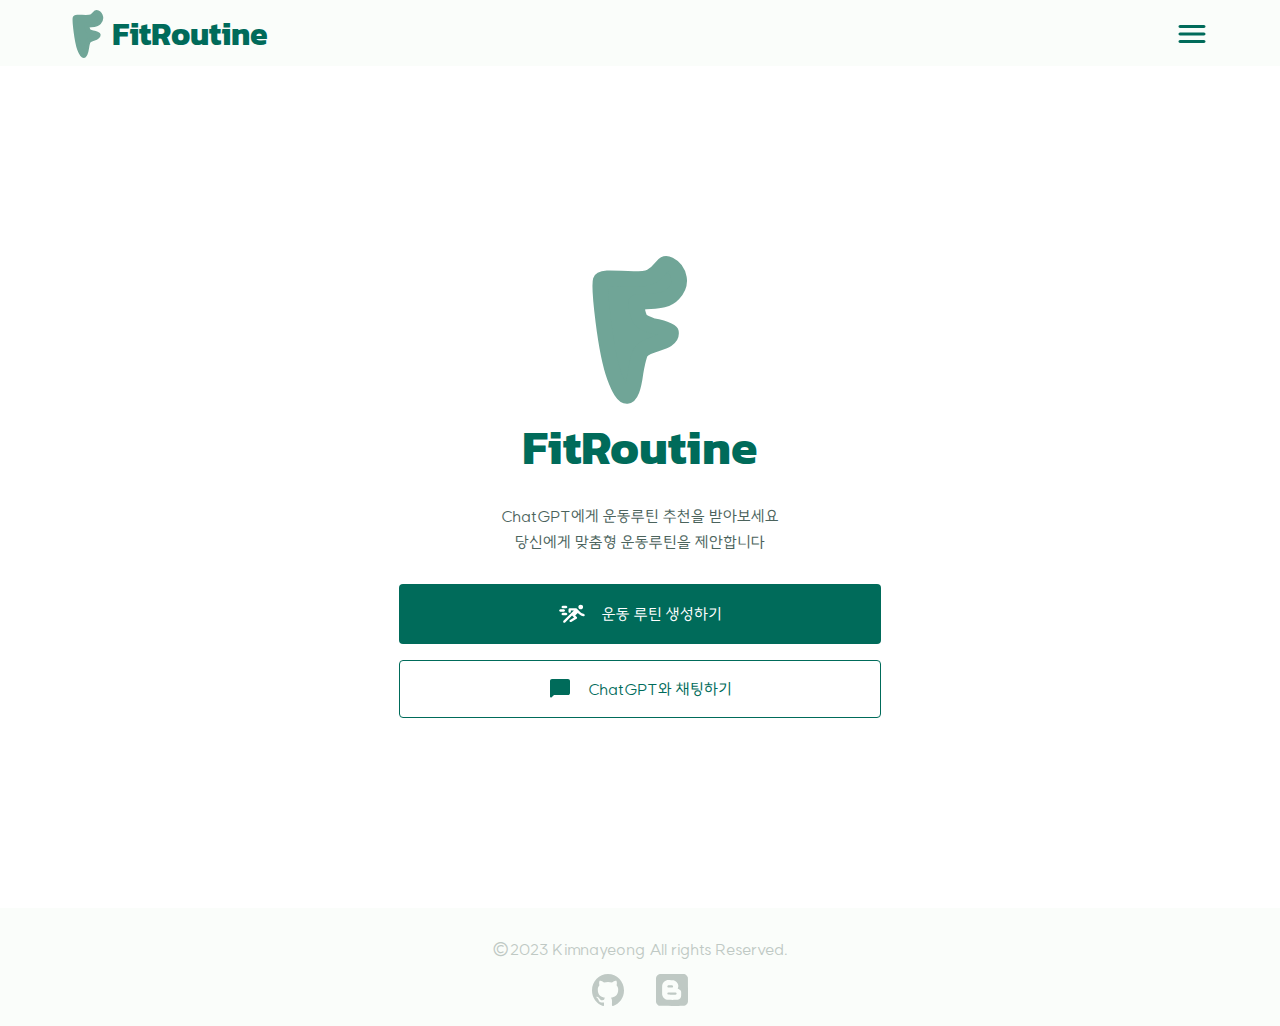
<file: index.html>
<!DOCTYPE html>
<html lang="ko">

<head>
  <meta charset="UTF-8">
  <meta name="viewport" content="width=device-width, initial-scale=1.0">
  <title>Fit Routine - 핏루틴</title>
  <link rel="stylesheet" href="css/style.css">
  <link rel="preconnect" href="https://fonts.googleapis.com">
  <link rel="preconnect" href="https://fonts.gstatic.com" crossorigin>
  <link href="https://fonts.googleapis.com/css2?family=Kanit:wght@700&display=swap" rel="stylesheet">
</head>

<body>
  <div id="backdrop"></div>
  <div class="wrap">
    <header id="main-header">
      <div class="container">
        <h1 class="page-logo">
          <a href="./index.html" class="link-container">
            <svg viewBox="0 0 78 120" fill="none" xmlns="http://www.w3.org/2000/svg">
              <path
                d="M35.6997 38.3127C35.4242 36.7504 39.8792 37.493 40.8323 37.3477C49.3165 36.0544 59.7026 37.7356 66.1674 30.6635C69.8987 26.5817 71.6204 23.3599 70.6761 18.0047C69.8135 13.1125 67.1811 9.2434 62.8226 7.10633C56.585 4.04799 57.4697 11.6412 47.7981 16.706C38.1265 21.7708 8.49269 15.0624 6.97637 19.9195C5.46005 24.7765 10.5119 76.5388 18.2611 97.6805C26.0103 118.822 32.0449 119.733 35.3894 94.6604C35.8753 91.3833 37.9738 80.3393 39.8894 77.6036C45.1097 70.1481 65.9045 71.0726 64.1278 61.5149C63.7141 59.2891 48.9461 56.679 48.9461 56.679C48.9461 56.679 40.2408 53.8263 38.8191 50.7242C36.9912 46.7354 36.5635 43.2111 35.6997 38.3127Z"
                fill="#70A597" stroke="#70A597" stroke-width="12.6243" stroke-linecap="round" />
            </svg>
            <span>FitRoutine</span>
          </a>
        </h1>
        <button class="menu-open-btn">
          <svg xmlns="http://www.w3.org/2000/svg" viewBox="0 -960 960 960">
            <path
              d="M160-240q-17 0-28.5-11.5T120-280q0-17 11.5-28.5T160-320h640q17 0 28.5 11.5T840-280q0 17-11.5 28.5T800-240H160Zm0-200q-17 0-28.5-11.5T120-480q0-17 11.5-28.5T160-520h640q17 0 28.5 11.5T840-480q0 17-11.5 28.5T800-440H160Zm0-200q-17 0-28.5-11.5T120-680q0-17 11.5-28.5T160-720h640q17 0 28.5 11.5T840-680q0 17-11.5 28.5T800-640H160Z" />
          </svg>
        </button>
        <nav class="gnb">
          <h2>MENU</h2>
          <ul class="gnb-list">
            <li>
              <a href="./maker/">
                <svg xmlns="http://www.w3.org/2000/svg" width="40" height="40" viewBox="0 0 40 40" fill="none">
                  <mask id="mask0_55_794" style="mask-type:alpha" maskUnits="userSpaceOnUse" x="0" y="0" width="40"
                    height="40">
                    <rect width="40" height="40" fill="#D9D9D9" />
                  </mask>
                  <g mask="url(#mask0_55_794)">
                    <path
                      d="M20.0834 22.2917L10.2084 32.1667C9.87502 32.5 9.47919 32.6667 9.02085 32.6667C8.56252 32.6667 8.16669 32.5 7.83335 32.1667C7.50002 31.8334 7.33335 31.4375 7.33335 30.9792C7.33335 30.5209 7.50002 30.125 7.83335 29.7917L22.6667 15H18.3334V16.6667C18.3334 17.1389 18.1736 17.5347 17.8542 17.8542C17.5347 18.1736 17.1389 18.3334 16.6667 18.3334C16.1945 18.3334 15.7986 18.1736 15.4792 17.8542C15.1597 17.5347 15 17.1389 15 16.6667V13.3334C15 12.8611 15.1597 12.4653 15.4792 12.1459C15.7986 11.8264 16.1945 11.6667 16.6667 11.6667H24.75C25.1945 11.6667 25.6181 11.75 26.0209 11.9167C26.4236 12.0834 26.7778 12.3195 27.0834 12.625L32.0834 17.5834C32.6389 18.1389 33.2847 18.6042 34.0209 18.9792C34.757 19.3542 35.5556 19.625 36.4167 19.7917C36.8889 19.875 37.2986 20.0903 37.6459 20.4375C37.9931 20.7847 38.1667 21.1945 38.1667 21.6667C38.1667 22.1389 37.9722 22.5278 37.5834 22.8334C37.1945 23.1389 36.7639 23.2639 36.2917 23.2084C35.0417 23.0417 33.8889 22.7084 32.8334 22.2084C31.7778 21.7084 30.8056 21.0278 29.9167 20.1667L28.25 18.4167L24.5834 22.0834L26.7917 24.2917C27.1806 24.6806 27.3403 25.1459 27.2709 25.6875C27.2014 26.2292 26.9306 26.6389 26.4584 26.9167L18.875 31.2917C18.4861 31.5139 18.0625 31.5695 17.6042 31.4584C17.1459 31.3472 16.8056 31.0972 16.5834 30.7084C16.3611 30.3195 16.3125 29.8959 16.4375 29.4375C16.5625 28.9792 16.8195 28.6389 17.2084 28.4167L22.9167 25.125L20.0834 22.2917ZM6.66669 21.6667C6.19447 21.6667 5.79863 21.507 5.47919 21.1875C5.15974 20.8681 5.00002 20.4722 5.00002 20C5.00002 19.5278 5.15974 19.132 5.47919 18.8125C5.79863 18.4931 6.19447 18.3334 6.66669 18.3334H11.6667C12.1389 18.3334 12.5347 18.4931 12.8542 18.8125C13.1736 19.132 13.3334 19.5278 13.3334 20C13.3334 20.4722 13.1736 20.8681 12.8542 21.1875C12.5347 21.507 12.1389 21.6667 11.6667 21.6667H6.66669ZM3.33335 16.6667C2.86113 16.6667 2.4653 16.507 2.14585 16.1875C1.82641 15.8681 1.66669 15.4722 1.66669 15C1.66669 14.5278 1.82641 14.132 2.14585 13.8125C2.4653 13.4931 2.86113 13.3334 3.33335 13.3334H8.33335C8.80558 13.3334 9.20141 13.4931 9.52085 13.8125C9.8403 14.132 10 14.5278 10 15C10 15.4722 9.8403 15.8681 9.52085 16.1875C9.20141 16.507 8.80558 16.6667 8.33335 16.6667H3.33335ZM32.4584 13.3334C31.5417 13.3334 30.75 13.007 30.0834 12.3542C29.4167 11.7014 29.0834 10.9167 29.0834 10C29.0834 9.08335 29.4167 8.29863 30.0834 7.64585C30.75 6.99308 31.5417 6.66669 32.4584 6.66669C33.375 6.66669 34.1667 6.99308 34.8334 7.64585C35.5 8.29863 35.8334 9.08335 35.8334 10C35.8334 10.9167 35.5 11.7014 34.8334 12.3542C34.1667 13.007 33.375 13.3334 32.4584 13.3334ZM6.66669 11.6667C6.19447 11.6667 5.79863 11.507 5.47919 11.1875C5.15974 10.8681 5.00002 10.4722 5.00002 10C5.00002 9.5278 5.15974 9.13196 5.47919 8.81252C5.79863 8.49308 6.19447 8.33335 6.66669 8.33335H11.6667C12.1389 8.33335 12.5347 8.49308 12.8542 8.81252C13.1736 9.13196 13.3334 9.5278 13.3334 10C13.3334 10.4722 13.1736 10.8681 12.8542 11.1875C12.5347 11.507 12.1389 11.6667 11.6667 11.6667H6.66669Z"
                      fill="#006B5A" />
                  </g>
                </svg>
                <span>운동 루틴 생성하기</span>
              </a>
              <ul class="sub-list">
                <li><a href="./maker/user/">개인맞춤 운동</a></li>
                <li><a href="./maker/group/">그룹맞춤 운동</a></li>
              </ul>
            </li>
            <li>
              <a href="./chat.html">
                <svg xmlns="http://www.w3.org/2000/svg" width="40" height="40" viewBox="0 0 40 40" fill="none">
                  <mask id="mask0_55_797" style="mask-type:alpha" maskUnits="userSpaceOnUse" x="0" y="0" width="40"
                    height="40">
                    <rect width="40" height="40" fill="#D9D9D9" />
                  </mask>
                  <g mask="url(#mask0_55_797)">
                    <path
                      d="M10.5 32L6.85835 35.6416C6.35696 36.143 5.78301 36.2552 5.13648 35.9781C4.48995 35.701 4.16669 35.2062 4.16669 34.4937V9.83329C4.16669 8.96246 4.47676 8.21697 5.0969 7.59683C5.71703 6.9767 6.46252 6.66663 7.33335 6.66663H32.6667C33.5375 6.66663 34.283 6.9767 34.9031 7.59683C35.5233 8.21697 35.8334 8.96246 35.8334 9.83329V28.8333C35.8334 29.7041 35.5233 30.4496 34.9031 31.0698C34.283 31.6899 33.5375 32 32.6667 32H10.5Z"
                      fill="#006B5A" />
                  </g>
                </svg>
                <span>채팅하기</span>
              </a>
            </li>
          </ul>
          <button class="menu-close-btn">
            <svg xmlns="http://www.w3.org/2000/svg" viewBox="0 -960 960 960">
              <path
                d="M480-424 284-228q-11 11-28 11t-28-11q-11-11-11-28t11-28l196-196-196-196q-11-11-11-28t11-28q11-11 28-11t28 11l196 196 196-196q11-11 28-11t28 11q11 11 11 28t-11 28L536-480l196 196q11 11 11 28t-11 28q-11 11-28 11t-28-11L480-424Z" />
            </svg>
          </button>
        </nav>
      </div>
    </header>
    <main id="main-container">
      <section class="container welcome" id="welecome">
        <h2 class="blind">FitRoutine 시작하기</h2>
        <div class="info">
          <div class="info-logo">
            <img class="logo" src="resources/img/logo.svg" alt="FitRoutine logo">
            <strong>FitRoutine</strong>
          </div>
          <div class="info-desc col-8-container">
            <p>ChatGPT에게 운동루틴 추천을 받아보세요</p>
            <p>당신에게 맞춤형 운동루틴을 제안합니다</p>
          </div>
        </div>
        <div class="col-container">
          <button class="primary-button" id="maker-btn">
            <div class="row-container">
              <svg xmlns="http://www.w3.org/2000/svg" height="28" viewBox="0 -960 960 960" width="28">
                <path
                  d="M482-425 245-188q-12 12-28.5 12T188-188q-12-12-12-28.5t12-28.5l356-355H440v40q0 17-11.5 28.5T400-520q-17 0-28.5-11.5T360-560v-80q0-17 11.5-28.5T400-680h194q16 0 30.5 6t25.5 17l120 119q20 20 46.5 33.5T874-485q17 3 29.5 15.5T916-440q0 17-14 28t-31 9q-45-6-83-24t-70-49l-40-42-88 88 53 53q14 14 11.5 33.5T635-314L453-209q-14 8-30.5 4T398-223q-8-14-3.5-30.5T413-278l137-79-68-68Zm-322-15q-17 0-28.5-11.5T120-480q0-17 11.5-28.5T160-520h120q17 0 28.5 11.5T320-480q0 17-11.5 28.5T280-440H160ZM80-560q-17 0-28.5-11.5T40-600q0-17 11.5-28.5T80-640h120q17 0 28.5 11.5T240-600q0 17-11.5 28.5T200-560H80Zm699-80q-33 0-57-23.5T698-720q0-33 24-56.5t57-23.5q33 0 57 23.5t24 56.5q0 33-24 56.5T779-640Zm-619-40q-17 0-28.5-11.5T120-720q0-17 11.5-28.5T160-760h120q17 0 28.5 11.5T320-720q0 17-11.5 28.5T280-680H160Z" />
              </svg>
              <span>운동 루틴 생성하기</span>
            </div>
          </button>
          <button class="secondary-button" id="chat-btn">
            <div class="row-container">
              <svg xmlns="http://www.w3.org/2000/svg" height="24" viewBox="0 -960 960 960" width="24">
                <path
                  d="m240-240-92 92q-19 19-43.5 8.5T80-177v-623q0-33 23.5-56.5T160-880h640q33 0 56.5 23.5T880-800v480q0 33-23.5 56.5T800-240H240Z" />
              </svg>
              <span>ChatGPT와 채팅하기</span>
            </div>
          </button>
        </div>
      </section>
    </main>
    <footer id="main-footer">
      <div class="container">
        <div class="page-desc">
          <p>©2023 Kimnayeong All rights Reserved.</p>
        </div>
        <ul class="developer-desc">
          <li>
            <a href="https://github.com/nayeongdev" target="_blank">
              <svg xmlns="http://www.w3.org/2000/svg" width="44" height="44" viewBox="0 0 44 44" fill="none">
                <path fill-rule="evenodd" clip-rule="evenodd"
                  d="M0 22.5581C0 32.523 6.30308 40.9785 15.0453 43.9613C16.146 44.1691 16.5471 43.4725 16.5471 42.8743C16.5471 42.3384 16.5282 40.9204 16.5174 39.0384C10.398 40.4011 9.10685 36.0141 9.10685 36.0141C8.10608 33.4079 6.66368 32.7141 6.66368 32.7141C4.6662 31.3141 6.81494 31.3432 6.81494 31.3432C9.02311 31.5024 10.1846 33.6683 10.1846 33.6683C12.1483 37.115 15.3343 36.1193 16.5876 35.5419C16.7875 34.0837 17.3561 33.0908 17.9841 32.5258C13.0991 31.9567 7.96292 30.0221 7.96292 21.3783C7.96292 18.9148 8.82053 16.9013 10.2278 15.324C10.0023 14.7535 9.24731 12.4603 10.4439 9.3556C10.4439 9.3556 12.2915 8.74768 16.4931 11.6668C18.2488 11.1669 20.1301 10.9163 22.0007 10.9079C23.8699 10.9163 25.7512 11.1669 27.5096 11.6668C31.7085 8.74768 33.5534 9.3556 33.5534 9.3556C34.7527 12.4603 33.9977 14.7535 33.7722 15.324C35.1822 16.9013 36.033 18.9148 36.033 21.3783C36.033 30.0429 30.8901 31.9497 25.9889 32.5092C26.779 33.2057 27.4813 34.5822 27.4813 36.6857C27.4813 39.7018 27.4556 42.1348 27.4556 42.8743C27.4556 43.4781 27.8513 44.1788 28.9682 43.9586C37.7023 40.9702 44 32.5216 44 22.5581C44 10.0992 34.149 0 21.998 0C9.85101 0 0 10.0992 0 22.5581Z"
                  fill="#D9D9D9" />
              </svg>
              <span class="blind">깃허브 nayeongdev</span>
            </a>
          </li>
          <li>
            <a href="https://velog.io/@itissteam" target="_blank">
              <svg xmlns="http://www.w3.org/2000/svg" width="44" height="44" viewBox="0 0 44 44" fill="none">
                <path
                  d="M27.8982 25.8571C28.6259 26.5365 28.4724 27.7461 27.5955 28.2428L26.6944 28.3893L21.3768 28.4508C17.7915 28.4843 16.7142 28.4137 16.494 28.3264L16.487 28.3234C16.0544 28.1349 15.6515 27.6113 15.5819 27.147C15.5156 26.7047 15.7379 26.0967 16.0786 25.7884L16.1544 25.7224C16.4902 25.4465 16.8766 25.3969 20.0447 25.3858L23.7085 25.382C27.3924 25.3847 27.4444 25.4332 27.8909 25.8503L27.8982 25.8571Z"
                  fill="#D9D9D9" />
                <path
                  d="M22.6779 15.8279C23.2426 16.1132 23.488 16.5154 23.488 17.1558C23.488 17.712 23.275 18.1081 22.8016 18.4273L22.7099 18.486C22.4796 18.6234 22.2537 18.6474 20.4683 18.6613L19.3164 18.6679C17.8883 18.6708 16.789 18.6409 16.6133 18.5924C15.6054 18.3146 15.2289 16.8687 15.9696 16.1208L16.0386 16.0524C16.4351 15.6683 16.6873 15.6286 19.0105 15.625L20.7612 15.6264C22.2407 15.6333 22.3589 15.6668 22.6779 15.8279Z"
                  fill="#D9D9D9" />
                <path fill-rule="evenodd" clip-rule="evenodd"
                  d="M2.83837 42.8433C3.49367 43.2906 4.20416 43.6098 5.02756 43.8268C5.63159 43.9861 6.42749 43.9942 21.9244 43.9988C37.9521 44.0037 38.1977 44.0012 38.9036 43.8206C41.6633 43.1147 43.5812 40.9543 43.9208 38.1689C43.9933 37.5737 44.0136 32.796 43.9916 21.4157C43.9624 6.2834 44.0061 5.14015 43.5636 4.23456C43.483 4.06976 43.3864 3.91283 43.2703 3.6809C42.3216 1.78604 40.6822 0.531724 38.5967 0.105094C37.8263 -0.0525015 5.92285 -0.0247124 5.20867 0.134172C2.72476 0.686772 0.798841 2.5391 0.176898 4.97368C0.00103182 5.66211 -0.00261035 6.01436 0.000590633 22.0337C0.00381025 38.1344 0.00671835 38.4015 0.186146 39.0723C0.362062 39.7299 0.793711 40.678 1.16923 41.2317C1.4767 41.685 2.2852 42.4657 2.83837 42.8433ZM28.2456 35.4878C30.3787 35.1968 33.3945 34.4992 34.0288 32.2237C34.1335 31.8481 34.5967 31.4635 34.5714 29.4643C34.5537 28.0608 34.7391 25.8571 34.5714 24.75C34.4037 23.6429 34.2259 23.0557 33.2201 22.135C32.2143 21.2143 31.4081 21.0533 30.1641 20.3242C29.5543 19.9668 30.7147 18.4273 30.7118 16.5991C30.7086 14.5973 29.8756 12.7388 28.2295 11.0614C27.0569 9.86642 25.7487 9.05756 24.2557 8.60433C23.8983 8.49582 23.098 8.4589 20.4173 8.42722C16.2112 8.37752 15.2775 8.46374 13.8456 9.03409C11.2057 10.0856 9.30884 12.3017 8.61692 15.1427C8.48696 15.6763 8.46173 16.5316 8.43104 21.4442C8.39258 27.5987 8.435 28.5024 8.81956 29.7221C9.13729 30.7298 9.45786 31.3473 10.1183 32.2237C11.3764 33.8933 13.2619 35.0992 15.147 35.4397C16.0441 35.6018 27.112 35.6424 28.2456 35.4878Z"
                  fill="#D9D9D9" />
              </svg>
              <span class="blind">블로그</span>
            </a>
          </li>
        </ul>
      </div>
    </footer>
  </div>
  <script src="js/app.js"></script>
</body>

</html>
</file>
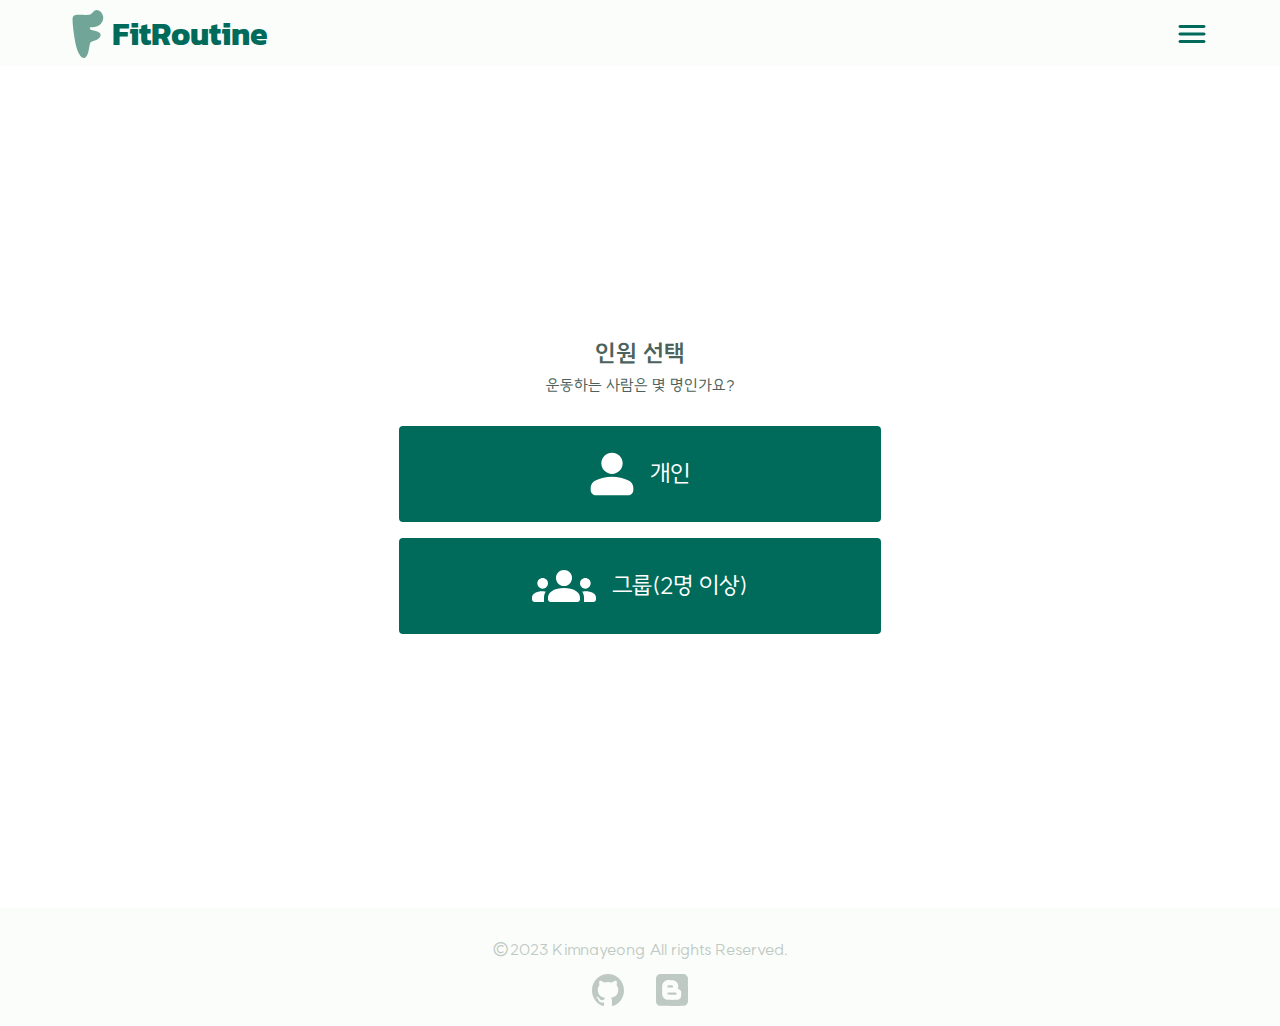
<file: maker/index.html>
<!DOCTYPE html>
<html lang="ko">

<head>
  <meta charset="UTF-8">
  <meta name="viewport" content="width=device-width, initial-scale=1.0">
  <title>Fit Routine - 핏루틴</title>
  <link rel="stylesheet" href="../css/style.css">
  <link rel="preconnect" href="https://fonts.googleapis.com">
  <link rel="preconnect" href="https://fonts.gstatic.com" crossorigin>
  <link href="https://fonts.googleapis.com/css2?family=Kanit:wght@700&display=swap" rel="stylesheet">
</head>

<body>
  <div id="backdrop"></div>
  <div class="wrap">
    <header id="main-header">
      <div class="container">
        <h1 class="page-logo">
          <a href="../index.html" class="link-container">
            <svg viewBox="0 0 78 120" fill="none" xmlns="http://www.w3.org/2000/svg">
              <path
                d="M35.6997 38.3127C35.4242 36.7504 39.8792 37.493 40.8323 37.3477C49.3165 36.0544 59.7026 37.7356 66.1674 30.6635C69.8987 26.5817 71.6204 23.3599 70.6761 18.0047C69.8135 13.1125 67.1811 9.2434 62.8226 7.10633C56.585 4.04799 57.4697 11.6412 47.7981 16.706C38.1265 21.7708 8.49269 15.0624 6.97637 19.9195C5.46005 24.7765 10.5119 76.5388 18.2611 97.6805C26.0103 118.822 32.0449 119.733 35.3894 94.6604C35.8753 91.3833 37.9738 80.3393 39.8894 77.6036C45.1097 70.1481 65.9045 71.0726 64.1278 61.5149C63.7141 59.2891 48.9461 56.679 48.9461 56.679C48.9461 56.679 40.2408 53.8263 38.8191 50.7242C36.9912 46.7354 36.5635 43.2111 35.6997 38.3127Z"
                fill="#70A597" stroke="#70A597" stroke-width="12.6243" stroke-linecap="round" />
            </svg>
            <span>FitRoutine</span>
          </a>
        </h1>
        <button class="menu-open-btn">
          <svg xmlns="http://www.w3.org/2000/svg" viewBox="0 -960 960 960">
            <path
              d="M160-240q-17 0-28.5-11.5T120-280q0-17 11.5-28.5T160-320h640q17 0 28.5 11.5T840-280q0 17-11.5 28.5T800-240H160Zm0-200q-17 0-28.5-11.5T120-480q0-17 11.5-28.5T160-520h640q17 0 28.5 11.5T840-480q0 17-11.5 28.5T800-440H160Zm0-200q-17 0-28.5-11.5T120-680q0-17 11.5-28.5T160-720h640q17 0 28.5 11.5T840-680q0 17-11.5 28.5T800-640H160Z" />
          </svg>
        </button>
        <nav class="gnb">
          <h2>MENU</h2>
          <ul class="gnb-list">
            <li>
              <a href="../maker/">
                <svg xmlns="http://www.w3.org/2000/svg" width="40" height="40" viewBox="0 0 40 40" fill="none">
                  <mask id="mask0_55_794" style="mask-type:alpha" maskUnits="userSpaceOnUse" x="0" y="0" width="40"
                    height="40">
                    <rect width="40" height="40" fill="#D9D9D9" />
                  </mask>
                  <g mask="url(#mask0_55_794)">
                    <path
                      d="M20.0834 22.2917L10.2084 32.1667C9.87502 32.5 9.47919 32.6667 9.02085 32.6667C8.56252 32.6667 8.16669 32.5 7.83335 32.1667C7.50002 31.8334 7.33335 31.4375 7.33335 30.9792C7.33335 30.5209 7.50002 30.125 7.83335 29.7917L22.6667 15H18.3334V16.6667C18.3334 17.1389 18.1736 17.5347 17.8542 17.8542C17.5347 18.1736 17.1389 18.3334 16.6667 18.3334C16.1945 18.3334 15.7986 18.1736 15.4792 17.8542C15.1597 17.5347 15 17.1389 15 16.6667V13.3334C15 12.8611 15.1597 12.4653 15.4792 12.1459C15.7986 11.8264 16.1945 11.6667 16.6667 11.6667H24.75C25.1945 11.6667 25.6181 11.75 26.0209 11.9167C26.4236 12.0834 26.7778 12.3195 27.0834 12.625L32.0834 17.5834C32.6389 18.1389 33.2847 18.6042 34.0209 18.9792C34.757 19.3542 35.5556 19.625 36.4167 19.7917C36.8889 19.875 37.2986 20.0903 37.6459 20.4375C37.9931 20.7847 38.1667 21.1945 38.1667 21.6667C38.1667 22.1389 37.9722 22.5278 37.5834 22.8334C37.1945 23.1389 36.7639 23.2639 36.2917 23.2084C35.0417 23.0417 33.8889 22.7084 32.8334 22.2084C31.7778 21.7084 30.8056 21.0278 29.9167 20.1667L28.25 18.4167L24.5834 22.0834L26.7917 24.2917C27.1806 24.6806 27.3403 25.1459 27.2709 25.6875C27.2014 26.2292 26.9306 26.6389 26.4584 26.9167L18.875 31.2917C18.4861 31.5139 18.0625 31.5695 17.6042 31.4584C17.1459 31.3472 16.8056 31.0972 16.5834 30.7084C16.3611 30.3195 16.3125 29.8959 16.4375 29.4375C16.5625 28.9792 16.8195 28.6389 17.2084 28.4167L22.9167 25.125L20.0834 22.2917ZM6.66669 21.6667C6.19447 21.6667 5.79863 21.507 5.47919 21.1875C5.15974 20.8681 5.00002 20.4722 5.00002 20C5.00002 19.5278 5.15974 19.132 5.47919 18.8125C5.79863 18.4931 6.19447 18.3334 6.66669 18.3334H11.6667C12.1389 18.3334 12.5347 18.4931 12.8542 18.8125C13.1736 19.132 13.3334 19.5278 13.3334 20C13.3334 20.4722 13.1736 20.8681 12.8542 21.1875C12.5347 21.507 12.1389 21.6667 11.6667 21.6667H6.66669ZM3.33335 16.6667C2.86113 16.6667 2.4653 16.507 2.14585 16.1875C1.82641 15.8681 1.66669 15.4722 1.66669 15C1.66669 14.5278 1.82641 14.132 2.14585 13.8125C2.4653 13.4931 2.86113 13.3334 3.33335 13.3334H8.33335C8.80558 13.3334 9.20141 13.4931 9.52085 13.8125C9.8403 14.132 10 14.5278 10 15C10 15.4722 9.8403 15.8681 9.52085 16.1875C9.20141 16.507 8.80558 16.6667 8.33335 16.6667H3.33335ZM32.4584 13.3334C31.5417 13.3334 30.75 13.007 30.0834 12.3542C29.4167 11.7014 29.0834 10.9167 29.0834 10C29.0834 9.08335 29.4167 8.29863 30.0834 7.64585C30.75 6.99308 31.5417 6.66669 32.4584 6.66669C33.375 6.66669 34.1667 6.99308 34.8334 7.64585C35.5 8.29863 35.8334 9.08335 35.8334 10C35.8334 10.9167 35.5 11.7014 34.8334 12.3542C34.1667 13.007 33.375 13.3334 32.4584 13.3334ZM6.66669 11.6667C6.19447 11.6667 5.79863 11.507 5.47919 11.1875C5.15974 10.8681 5.00002 10.4722 5.00002 10C5.00002 9.5278 5.15974 9.13196 5.47919 8.81252C5.79863 8.49308 6.19447 8.33335 6.66669 8.33335H11.6667C12.1389 8.33335 12.5347 8.49308 12.8542 8.81252C13.1736 9.13196 13.3334 9.5278 13.3334 10C13.3334 10.4722 13.1736 10.8681 12.8542 11.1875C12.5347 11.507 12.1389 11.6667 11.6667 11.6667H6.66669Z"
                      fill="#006B5A" />
                  </g>
                </svg>
                <span>운동 루틴 생성하기</span>
              </a>
              <ul class="sub-list">
                <li><a href="../maker/user/">개인맞춤 운동</a></li>
                <li><a href="../maker/group/">그룹맞춤 운동</a></li>
              </ul>
            </li>
            <li>
              <a href="../chat.html">
                <svg xmlns="http://www.w3.org/2000/svg" width="40" height="40" viewBox="0 0 40 40" fill="none">
                  <mask id="mask0_55_797" style="mask-type:alpha" maskUnits="userSpaceOnUse" x="0" y="0" width="40"
                    height="40">
                    <rect width="40" height="40" fill="#D9D9D9" />
                  </mask>
                  <g mask="url(#mask0_55_797)">
                    <path
                      d="M10.5 32L6.85835 35.6416C6.35696 36.143 5.78301 36.2552 5.13648 35.9781C4.48995 35.701 4.16669 35.2062 4.16669 34.4937V9.83329C4.16669 8.96246 4.47676 8.21697 5.0969 7.59683C5.71703 6.9767 6.46252 6.66663 7.33335 6.66663H32.6667C33.5375 6.66663 34.283 6.9767 34.9031 7.59683C35.5233 8.21697 35.8334 8.96246 35.8334 9.83329V28.8333C35.8334 29.7041 35.5233 30.4496 34.9031 31.0698C34.283 31.6899 33.5375 32 32.6667 32H10.5Z"
                      fill="#006B5A" />
                  </g>
                </svg>
                <span>채팅하기</span>
              </a>
            </li>
          </ul>
          <button class="menu-close-btn">
            <svg xmlns="http://www.w3.org/2000/svg" viewBox="0 -960 960 960">
              <path
                d="M480-424 284-228q-11 11-28 11t-28-11q-11-11-11-28t11-28l196-196-196-196q-11-11-11-28t11-28q11-11 28-11t28 11l196 196 196-196q11-11 28-11t28 11q11 11 11 28t-11 28L536-480l196 196q11 11 11 28t-11 28q-11 11-28 11t-28-11L480-424Z" />
            </svg>
          </button>
        </nav>
      </div>
    </header>
    <main id="main-container">
      <section class="container guests" id="guestCheck">
        <div class="col-8-container">
          <h2>인원 선택</h2>
          <p>운동하는 사람은 몇 명인가요?</p>
        </div>
        <div class="col-container">
          <button class="primary-button" id="user-btn">
            <div class="row-container">
              <svg xmlns="http://www.w3.org/2000/svg" width="44" height="44" viewBox="0 0 44 44" fill="none">
                <path
                  d="M22 22C19.0667 22 16.5556 20.9555 14.4667 18.8666C12.3778 16.7778 11.3333 14.2666 11.3333 11.3333C11.3333 8.39998 12.3778 5.88887 14.4667 3.79998C16.5556 1.71109 19.0667 0.666649 22 0.666649C24.9333 0.666649 27.4444 1.71109 29.5333 3.79998C31.6222 5.88887 32.6667 8.39998 32.6667 11.3333C32.6667 14.2666 31.6222 16.7778 29.5333 18.8666C27.4444 20.9555 24.9333 22 22 22ZM6 43.3333C4.53333 43.3333 3.27778 42.8111 2.23333 41.7666C1.18889 40.7222 0.666668 39.4666 0.666668 38V35.8666C0.666668 34.3555 1.05556 32.9666 1.83333 31.7C2.61111 30.4333 3.64445 29.4666 4.93333 28.8C7.68889 27.4222 10.4889 26.3889 13.3333 25.7C16.1778 25.0111 19.0667 24.6666 22 24.6666C24.9333 24.6666 27.8222 25.0111 30.6667 25.7C33.5111 26.3889 36.3111 27.4222 39.0667 28.8C40.3556 29.4666 41.3889 30.4333 42.1667 31.7C42.9444 32.9666 43.3333 34.3555 43.3333 35.8666V38C43.3333 39.4666 42.8111 40.7222 41.7667 41.7666C40.7222 42.8111 39.4667 43.3333 38 43.3333H6Z"
                  fill="white" />
              </svg>
              <span>개인</span>
            </div>
          </button>
          <button class="primary-button " id="group-btn">
            <div class="row-container">
              <svg xmlns="http://www.w3.org/2000/svg" width="64" height="64" viewBox="0 0 64 64" fill="none">
                <mask id="mask0_22_522" style="mask-type:alpha" maskUnits="userSpaceOnUse" x="0" y="0" width="64"
                  height="64">
                  <rect width="64" height="64" fill="#D9D9D9" />
                </mask>
                <g mask="url(#mask0_22_522)">
                  <path
                    d="M2.66667 48C1.91111 48 1.27778 47.7444 0.766667 47.2333C0.255556 46.7222 0 46.0889 0 45.3333V43.8C0 41.8444 0.977778 40.2778 2.93333 39.1C4.88889 37.9222 7.46667 37.3333 10.6667 37.3333C11.2444 37.3333 11.7889 37.3556 12.3 37.4C12.8111 37.4444 13.3111 37.5111 13.8 37.6C13.1778 38.4889 12.7222 39.4444 12.4333 40.4667C12.1444 41.4889 12 42.5778 12 43.7333V48H2.66667ZM18.6667 48C17.9111 48 17.2778 47.7444 16.7667 47.2333C16.2556 46.7222 16 46.0889 16 45.3333V43.7333C16 40.8444 17.4778 38.5 20.4333 36.7C23.3889 34.9 27.2444 34 32 34C36.8 34 40.6667 34.9 43.6 36.7C46.5333 38.5 48 40.8444 48 43.7333V45.3333C48 46.0889 47.7444 46.7222 47.2333 47.2333C46.7222 47.7444 46.0889 48 45.3333 48H18.6667ZM52 48V43.7333C52 42.5778 51.8444 41.4889 51.5333 40.4667C51.2222 39.4444 50.7778 38.4889 50.2 37.6C50.6889 37.5111 51.1889 37.4444 51.7 37.4C52.2111 37.3556 52.7556 37.3333 53.3333 37.3333C56.5333 37.3333 59.1111 37.9222 61.0667 39.1C63.0222 40.2778 64 41.8444 64 43.8V45.3333C64 46.0889 63.7444 46.7222 63.2333 47.2333C62.7222 47.7444 62.0889 48 61.3333 48H52ZM10.6667 34.6667C9.2 34.6667 7.94445 34.1444 6.9 33.1C5.85556 32.0556 5.33333 30.8 5.33333 29.3333C5.33333 27.8667 5.85556 26.6111 6.9 25.5667C7.94445 24.5222 9.2 24 10.6667 24C12.1333 24 13.3889 24.5222 14.4333 25.5667C15.4778 26.6111 16 27.8667 16 29.3333C16 30.8 15.4778 32.0556 14.4333 33.1C13.3889 34.1444 12.1333 34.6667 10.6667 34.6667ZM53.3333 34.6667C51.8667 34.6667 50.6111 34.1444 49.5667 33.1C48.5222 32.0556 48 30.8 48 29.3333C48 27.8667 48.5222 26.6111 49.5667 25.5667C50.6111 24.5222 51.8667 24 53.3333 24C54.8 24 56.0556 24.5222 57.1 25.5667C58.1444 26.6111 58.6667 27.8667 58.6667 29.3333C58.6667 30.8 58.1444 32.0556 57.1 33.1C56.0556 34.1444 54.8 34.6667 53.3333 34.6667ZM32 32C29.7778 32 27.8889 31.2222 26.3333 29.6667C24.7778 28.1111 24 26.2222 24 24C24 21.7778 24.7778 19.8889 26.3333 18.3333C27.8889 16.7778 29.7778 16 32 16C34.2222 16 36.1111 16.7778 37.6667 18.3333C39.2222 19.8889 40 21.7778 40 24C40 26.2222 39.2222 28.1111 37.6667 29.6667C36.1111 31.2222 34.2222 32 32 32Z"
                    fill="white" />
                </g>
              </svg>
              <span>그룹(2명 이상)</span>
            </div>
          </button>
        </div>
      </section>
    </main>
    <footer id="main-footer">
      <div class="container">
        <div class="page-desc">
          <p>©2023 Kimnayeong All rights Reserved.</p>
        </div>
        <ul class="developer-desc">
          <li>
            <a href="https://github.com/nayeongdev" target="_blank">
              <svg xmlns="http://www.w3.org/2000/svg" width="44" height="44" viewBox="0 0 44 44" fill="none">
                <path fill-rule="evenodd" clip-rule="evenodd"
                  d="M0 22.5581C0 32.523 6.30308 40.9785 15.0453 43.9613C16.146 44.1691 16.5471 43.4725 16.5471 42.8743C16.5471 42.3384 16.5282 40.9204 16.5174 39.0384C10.398 40.4011 9.10685 36.0141 9.10685 36.0141C8.10608 33.4079 6.66368 32.7141 6.66368 32.7141C4.6662 31.3141 6.81494 31.3432 6.81494 31.3432C9.02311 31.5024 10.1846 33.6683 10.1846 33.6683C12.1483 37.115 15.3343 36.1193 16.5876 35.5419C16.7875 34.0837 17.3561 33.0908 17.9841 32.5258C13.0991 31.9567 7.96292 30.0221 7.96292 21.3783C7.96292 18.9148 8.82053 16.9013 10.2278 15.324C10.0023 14.7535 9.24731 12.4603 10.4439 9.3556C10.4439 9.3556 12.2915 8.74768 16.4931 11.6668C18.2488 11.1669 20.1301 10.9163 22.0007 10.9079C23.8699 10.9163 25.7512 11.1669 27.5096 11.6668C31.7085 8.74768 33.5534 9.3556 33.5534 9.3556C34.7527 12.4603 33.9977 14.7535 33.7722 15.324C35.1822 16.9013 36.033 18.9148 36.033 21.3783C36.033 30.0429 30.8901 31.9497 25.9889 32.5092C26.779 33.2057 27.4813 34.5822 27.4813 36.6857C27.4813 39.7018 27.4556 42.1348 27.4556 42.8743C27.4556 43.4781 27.8513 44.1788 28.9682 43.9586C37.7023 40.9702 44 32.5216 44 22.5581C44 10.0992 34.149 0 21.998 0C9.85101 0 0 10.0992 0 22.5581Z"
                  fill="#D9D9D9" />
              </svg>
              <span class="blind">깃허브 nayeongdev</span>
            </a>
          </li>
          <li>
            <a href="https://velog.io/@itissteam" target="_blank">
              <svg xmlns="http://www.w3.org/2000/svg" width="44" height="44" viewBox="0 0 44 44" fill="none">
                <path
                  d="M27.8982 25.8571C28.6259 26.5365 28.4724 27.7461 27.5955 28.2428L26.6944 28.3893L21.3768 28.4508C17.7915 28.4843 16.7142 28.4137 16.494 28.3264L16.487 28.3234C16.0544 28.1349 15.6515 27.6113 15.5819 27.147C15.5156 26.7047 15.7379 26.0967 16.0786 25.7884L16.1544 25.7224C16.4902 25.4465 16.8766 25.3969 20.0447 25.3858L23.7085 25.382C27.3924 25.3847 27.4444 25.4332 27.8909 25.8503L27.8982 25.8571Z"
                  fill="#D9D9D9" />
                <path
                  d="M22.6779 15.8279C23.2426 16.1132 23.488 16.5154 23.488 17.1558C23.488 17.712 23.275 18.1081 22.8016 18.4273L22.7099 18.486C22.4796 18.6234 22.2537 18.6474 20.4683 18.6613L19.3164 18.6679C17.8883 18.6708 16.789 18.6409 16.6133 18.5924C15.6054 18.3146 15.2289 16.8687 15.9696 16.1208L16.0386 16.0524C16.4351 15.6683 16.6873 15.6286 19.0105 15.625L20.7612 15.6264C22.2407 15.6333 22.3589 15.6668 22.6779 15.8279Z"
                  fill="#D9D9D9" />
                <path fill-rule="evenodd" clip-rule="evenodd"
                  d="M2.83837 42.8433C3.49367 43.2906 4.20416 43.6098 5.02756 43.8268C5.63159 43.9861 6.42749 43.9942 21.9244 43.9988C37.9521 44.0037 38.1977 44.0012 38.9036 43.8206C41.6633 43.1147 43.5812 40.9543 43.9208 38.1689C43.9933 37.5737 44.0136 32.796 43.9916 21.4157C43.9624 6.2834 44.0061 5.14015 43.5636 4.23456C43.483 4.06976 43.3864 3.91283 43.2703 3.6809C42.3216 1.78604 40.6822 0.531724 38.5967 0.105094C37.8263 -0.0525015 5.92285 -0.0247124 5.20867 0.134172C2.72476 0.686772 0.798841 2.5391 0.176898 4.97368C0.00103182 5.66211 -0.00261035 6.01436 0.000590633 22.0337C0.00381025 38.1344 0.00671835 38.4015 0.186146 39.0723C0.362062 39.7299 0.793711 40.678 1.16923 41.2317C1.4767 41.685 2.2852 42.4657 2.83837 42.8433ZM28.2456 35.4878C30.3787 35.1968 33.3945 34.4992 34.0288 32.2237C34.1335 31.8481 34.5967 31.4635 34.5714 29.4643C34.5537 28.0608 34.7391 25.8571 34.5714 24.75C34.4037 23.6429 34.2259 23.0557 33.2201 22.135C32.2143 21.2143 31.4081 21.0533 30.1641 20.3242C29.5543 19.9668 30.7147 18.4273 30.7118 16.5991C30.7086 14.5973 29.8756 12.7388 28.2295 11.0614C27.0569 9.86642 25.7487 9.05756 24.2557 8.60433C23.8983 8.49582 23.098 8.4589 20.4173 8.42722C16.2112 8.37752 15.2775 8.46374 13.8456 9.03409C11.2057 10.0856 9.30884 12.3017 8.61692 15.1427C8.48696 15.6763 8.46173 16.5316 8.43104 21.4442C8.39258 27.5987 8.435 28.5024 8.81956 29.7221C9.13729 30.7298 9.45786 31.3473 10.1183 32.2237C11.3764 33.8933 13.2619 35.0992 15.147 35.4397C16.0441 35.6018 27.112 35.6424 28.2456 35.4878Z"
                  fill="#D9D9D9" />
              </svg>
              <span class="blind">블로그</span>
            </a>
          </li>
        </ul>
      </div>
    </footer>
  </div>
</body>
<script src="../js/maker/app.js"></script>

</html>
</file>
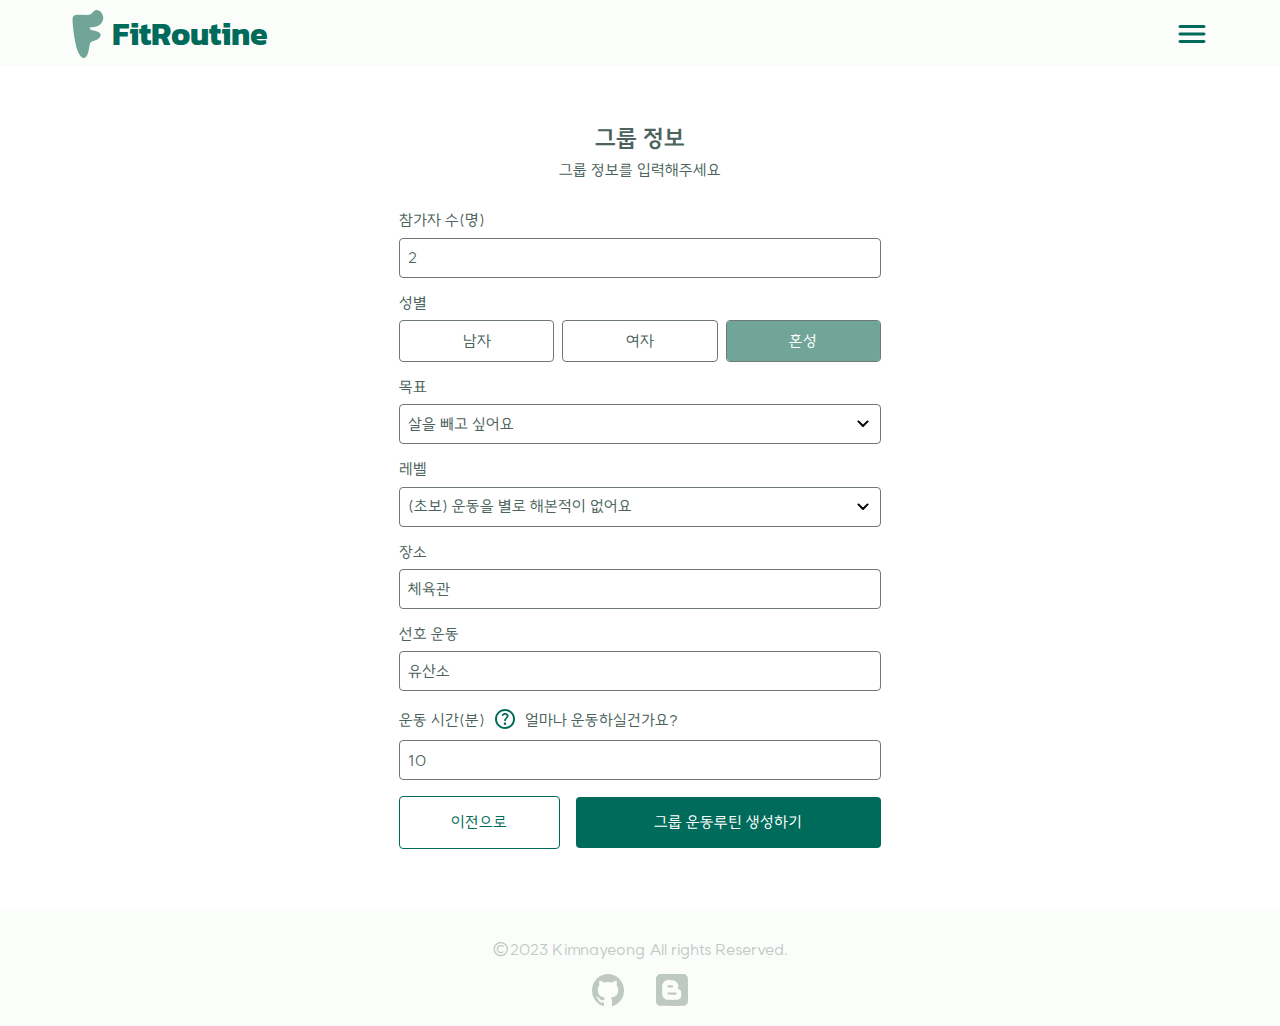
<file: maker/group/index.html>
<!DOCTYPE html>
<html lang="ko">

<head>
  <meta charset="UTF-8">
  <meta name="viewport" content="width=device-width, initial-scale=1.0">
  <title>Fit Routine - 핏루틴</title>
  <link rel="stylesheet" href="../../css/style.css">
  <link rel="preconnect" href="https://fonts.googleapis.com">
  <link rel="preconnect" href="https://fonts.gstatic.com" crossorigin>
  <link href="https://fonts.googleapis.com/css2?family=Kanit:wght@700&display=swap" rel="stylesheet">
</head>

<body>
  <div id="backdrop"></div>
  <div class="wrap">
    <header id="main-header">
      <div class="container">
        <h1 class="page-logo">
          <a href="../../index.html" class="link-container">
            <svg viewBox="0 0 78 120" fill="none" xmlns="http://www.w3.org/2000/svg">
              <path
                d="M35.6997 38.3127C35.4242 36.7504 39.8792 37.493 40.8323 37.3477C49.3165 36.0544 59.7026 37.7356 66.1674 30.6635C69.8987 26.5817 71.6204 23.3599 70.6761 18.0047C69.8135 13.1125 67.1811 9.2434 62.8226 7.10633C56.585 4.04799 57.4697 11.6412 47.7981 16.706C38.1265 21.7708 8.49269 15.0624 6.97637 19.9195C5.46005 24.7765 10.5119 76.5388 18.2611 97.6805C26.0103 118.822 32.0449 119.733 35.3894 94.6604C35.8753 91.3833 37.9738 80.3393 39.8894 77.6036C45.1097 70.1481 65.9045 71.0726 64.1278 61.5149C63.7141 59.2891 48.9461 56.679 48.9461 56.679C48.9461 56.679 40.2408 53.8263 38.8191 50.7242C36.9912 46.7354 36.5635 43.2111 35.6997 38.3127Z"
                fill="#70A597" stroke="#70A597" stroke-width="12.6243" stroke-linecap="round" />
            </svg>
            <span>FitRoutine</span>
          </a>
        </h1>
        <button class="menu-open-btn">
          <svg xmlns="http://www.w3.org/2000/svg" viewBox="0 -960 960 960">
            <path
              d="M160-240q-17 0-28.5-11.5T120-280q0-17 11.5-28.5T160-320h640q17 0 28.5 11.5T840-280q0 17-11.5 28.5T800-240H160Zm0-200q-17 0-28.5-11.5T120-480q0-17 11.5-28.5T160-520h640q17 0 28.5 11.5T840-480q0 17-11.5 28.5T800-440H160Zm0-200q-17 0-28.5-11.5T120-680q0-17 11.5-28.5T160-720h640q17 0 28.5 11.5T840-680q0 17-11.5 28.5T800-640H160Z" />
          </svg>
        </button>
        <nav class="gnb">
          <h2>MENU</h2>
          <ul class="gnb-list">
            <li>
              <a href="../">
                <svg xmlns="http://www.w3.org/2000/svg" width="40" height="40" viewBox="0 0 40 40" fill="none">
                  <mask id="mask0_55_794" style="mask-type:alpha" maskUnits="userSpaceOnUse" x="0" y="0" width="40"
                    height="40">
                    <rect width="40" height="40" fill="#D9D9D9" />
                  </mask>
                  <g mask="url(#mask0_55_794)">
                    <path
                      d="M20.0834 22.2917L10.2084 32.1667C9.87502 32.5 9.47919 32.6667 9.02085 32.6667C8.56252 32.6667 8.16669 32.5 7.83335 32.1667C7.50002 31.8334 7.33335 31.4375 7.33335 30.9792C7.33335 30.5209 7.50002 30.125 7.83335 29.7917L22.6667 15H18.3334V16.6667C18.3334 17.1389 18.1736 17.5347 17.8542 17.8542C17.5347 18.1736 17.1389 18.3334 16.6667 18.3334C16.1945 18.3334 15.7986 18.1736 15.4792 17.8542C15.1597 17.5347 15 17.1389 15 16.6667V13.3334C15 12.8611 15.1597 12.4653 15.4792 12.1459C15.7986 11.8264 16.1945 11.6667 16.6667 11.6667H24.75C25.1945 11.6667 25.6181 11.75 26.0209 11.9167C26.4236 12.0834 26.7778 12.3195 27.0834 12.625L32.0834 17.5834C32.6389 18.1389 33.2847 18.6042 34.0209 18.9792C34.757 19.3542 35.5556 19.625 36.4167 19.7917C36.8889 19.875 37.2986 20.0903 37.6459 20.4375C37.9931 20.7847 38.1667 21.1945 38.1667 21.6667C38.1667 22.1389 37.9722 22.5278 37.5834 22.8334C37.1945 23.1389 36.7639 23.2639 36.2917 23.2084C35.0417 23.0417 33.8889 22.7084 32.8334 22.2084C31.7778 21.7084 30.8056 21.0278 29.9167 20.1667L28.25 18.4167L24.5834 22.0834L26.7917 24.2917C27.1806 24.6806 27.3403 25.1459 27.2709 25.6875C27.2014 26.2292 26.9306 26.6389 26.4584 26.9167L18.875 31.2917C18.4861 31.5139 18.0625 31.5695 17.6042 31.4584C17.1459 31.3472 16.8056 31.0972 16.5834 30.7084C16.3611 30.3195 16.3125 29.8959 16.4375 29.4375C16.5625 28.9792 16.8195 28.6389 17.2084 28.4167L22.9167 25.125L20.0834 22.2917ZM6.66669 21.6667C6.19447 21.6667 5.79863 21.507 5.47919 21.1875C5.15974 20.8681 5.00002 20.4722 5.00002 20C5.00002 19.5278 5.15974 19.132 5.47919 18.8125C5.79863 18.4931 6.19447 18.3334 6.66669 18.3334H11.6667C12.1389 18.3334 12.5347 18.4931 12.8542 18.8125C13.1736 19.132 13.3334 19.5278 13.3334 20C13.3334 20.4722 13.1736 20.8681 12.8542 21.1875C12.5347 21.507 12.1389 21.6667 11.6667 21.6667H6.66669ZM3.33335 16.6667C2.86113 16.6667 2.4653 16.507 2.14585 16.1875C1.82641 15.8681 1.66669 15.4722 1.66669 15C1.66669 14.5278 1.82641 14.132 2.14585 13.8125C2.4653 13.4931 2.86113 13.3334 3.33335 13.3334H8.33335C8.80558 13.3334 9.20141 13.4931 9.52085 13.8125C9.8403 14.132 10 14.5278 10 15C10 15.4722 9.8403 15.8681 9.52085 16.1875C9.20141 16.507 8.80558 16.6667 8.33335 16.6667H3.33335ZM32.4584 13.3334C31.5417 13.3334 30.75 13.007 30.0834 12.3542C29.4167 11.7014 29.0834 10.9167 29.0834 10C29.0834 9.08335 29.4167 8.29863 30.0834 7.64585C30.75 6.99308 31.5417 6.66669 32.4584 6.66669C33.375 6.66669 34.1667 6.99308 34.8334 7.64585C35.5 8.29863 35.8334 9.08335 35.8334 10C35.8334 10.9167 35.5 11.7014 34.8334 12.3542C34.1667 13.007 33.375 13.3334 32.4584 13.3334ZM6.66669 11.6667C6.19447 11.6667 5.79863 11.507 5.47919 11.1875C5.15974 10.8681 5.00002 10.4722 5.00002 10C5.00002 9.5278 5.15974 9.13196 5.47919 8.81252C5.79863 8.49308 6.19447 8.33335 6.66669 8.33335H11.6667C12.1389 8.33335 12.5347 8.49308 12.8542 8.81252C13.1736 9.13196 13.3334 9.5278 13.3334 10C13.3334 10.4722 13.1736 10.8681 12.8542 11.1875C12.5347 11.507 12.1389 11.6667 11.6667 11.6667H6.66669Z"
                      fill="#006B5A" />
                  </g>
                </svg>
                <span>운동 루틴 생성하기</span>
              </a>
              <ul class="sub-list">
                <li><a href="../user/">개인맞춤 운동</a></li>
                <li><a href="./">그룹맞춤 운동</a></li>
              </ul>
            </li>
            <li>
              <a href="../../chat.html">
                <svg xmlns="http://www.w3.org/2000/svg" width="40" height="40" viewBox="0 0 40 40" fill="none">
                  <mask id="mask0_55_797" style="mask-type:alpha" maskUnits="userSpaceOnUse" x="0" y="0" width="40"
                    height="40">
                    <rect width="40" height="40" fill="#D9D9D9" />
                  </mask>
                  <g mask="url(#mask0_55_797)">
                    <path
                      d="M10.5 32L6.85835 35.6416C6.35696 36.143 5.78301 36.2552 5.13648 35.9781C4.48995 35.701 4.16669 35.2062 4.16669 34.4937V9.83329C4.16669 8.96246 4.47676 8.21697 5.0969 7.59683C5.71703 6.9767 6.46252 6.66663 7.33335 6.66663H32.6667C33.5375 6.66663 34.283 6.9767 34.9031 7.59683C35.5233 8.21697 35.8334 8.96246 35.8334 9.83329V28.8333C35.8334 29.7041 35.5233 30.4496 34.9031 31.0698C34.283 31.6899 33.5375 32 32.6667 32H10.5Z"
                      fill="#006B5A" />
                  </g>
                </svg>
                <span>채팅하기</span>
              </a>
            </li>
          </ul>
          <button class="menu-close-btn">
            <svg xmlns="http://www.w3.org/2000/svg" viewBox="0 -960 960 960">
              <path
                d="M480-424 284-228q-11 11-28 11t-28-11q-11-11-11-28t11-28l196-196-196-196q-11-11-11-28t11-28q11-11 28-11t28 11l196 196 196-196q11-11 28-11t28 11q11 11 11 28t-11 28L536-480l196 196q11 11 11 28t-11 28q-11 11-28 11t-28-11L480-424Z" />
            </svg>
          </button>
        </nav>
      </div>
    </header>
    <main id="main-container">
      <section class="container" id="groupCheck">
        <div class="col-8-container">
          <h2>그룹 정보</h2>
          <p>그룹 정보를 입력해주세요</p>
        </div>
        <form class="info-form col-container">
          <div class="col-8-container">
            <label for="participants-num">참가자 수(명)</label>
            <input type="number" id="participants-num" min="1" value="2" required>
          </div>
          <div class="col-8-container">
            <span>성별</span>
            <div class="choice-radio">
              <div class="radio-btn">
                <input type="radio" name="group-gender" id="male-group" value="남자">
                <label for="male-group">남자</label>
              </div>
              <div class="radio-btn">
                <input type="radio" name="group-gender" id="female-group" value="여자">
                <label for="female-group">여자</label>
              </div>
              <div class="radio-btn">
                <input type="radio" name="group-gender" id="mix-group" value="남녀 혼합" checked>
                <label for="mix-group">혼성</label>
              </div>
            </div>
          </div>
          <div class="col-8-container">
            <label for="group-goal">목표</label>
            <select name="group-goal" id="group-goal">
              <option value="체중 감량">살을 빼고 싶어요</option>
              <option value="근육 강화">근육을 강화하고 싶어요</option>
              <option value="건강 개선">건강을 개선하고 싶어요</option>
              <option value="스트레스 해소">스트레스 해소가 필요해요</option>
            </select>
          </div>
          <div class="col-8-container">
            <label for="group-level">레벨</label>
            <select name="group-level" id="group-level">
              <option value="초보">(초보) 운동을 별로 해본적이 없어요</option>
              <option value="중급">(중급) 기본적인 운동 경험이 있어요</option>
              <option value="고급">(고급) 전문적으로 운동한 경험이 있어요</option>
            </select>
          </div>
          <div class="col-8-container">
            <label for="group-place">장소</label>
            <input list="group-places" id="group-place" name="group-place" value="체육관" required>
            <datalist id="group-places">
              <option value="체육관">체육관</option>
              <option value="공원">공원</option>
              <option value="산">산</option>
            </datalist>
          </div>
          <div class="col-8-container">
            <label for="group-preferred-activity">선호 운동</label>
            <input list="group-preferred-activities" id="group-preferred-activity" name="group-preferred-activity"
              value="유산소" required>
            <datalist id="group-preferred-activities">
              <option value="달리기">달리기</option>
              <option value="자전거">자전거</option>
              <option value="댄스">댄스</option>
            </datalist>
          </div>
          <div class="col-8-container">
            <div class="row-8-container">
              <label for="group-exercise-time">운동 시간(분)</label>
              <div class="help-box row-8-container">
                <img class="img" src="../../resources/img/help.svg" alt="help logo">
                <div class="help-msg">얼마나 운동하실건가요?</div>
              </div>
            </div>
            <input type="number" id="group-exercise-time" min="0" step="10" value="10">
          </div>
          <div class="row-container">
            <button type="button" class="secondary-button prev-btn">이전으로</button>
            <button type="submit" id="group-info-submit-btn" class="primary-button">그룹 운동루틴 생성하기</button>
          </div>
        </form>
      </section>
    </main>
    <footer id="main-footer">
      <div class="container">
        <div class="page-desc">
          <p>©2023 Kimnayeong All rights Reserved.</p>
        </div>
        <ul class="developer-desc">
          <li>
            <a href="https://github.com/nayeongdev" target="_blank">
              <svg xmlns="http://www.w3.org/2000/svg" width="44" height="44" viewBox="0 0 44 44" fill="none">
                <path fill-rule="evenodd" clip-rule="evenodd"
                  d="M0 22.5581C0 32.523 6.30308 40.9785 15.0453 43.9613C16.146 44.1691 16.5471 43.4725 16.5471 42.8743C16.5471 42.3384 16.5282 40.9204 16.5174 39.0384C10.398 40.4011 9.10685 36.0141 9.10685 36.0141C8.10608 33.4079 6.66368 32.7141 6.66368 32.7141C4.6662 31.3141 6.81494 31.3432 6.81494 31.3432C9.02311 31.5024 10.1846 33.6683 10.1846 33.6683C12.1483 37.115 15.3343 36.1193 16.5876 35.5419C16.7875 34.0837 17.3561 33.0908 17.9841 32.5258C13.0991 31.9567 7.96292 30.0221 7.96292 21.3783C7.96292 18.9148 8.82053 16.9013 10.2278 15.324C10.0023 14.7535 9.24731 12.4603 10.4439 9.3556C10.4439 9.3556 12.2915 8.74768 16.4931 11.6668C18.2488 11.1669 20.1301 10.9163 22.0007 10.9079C23.8699 10.9163 25.7512 11.1669 27.5096 11.6668C31.7085 8.74768 33.5534 9.3556 33.5534 9.3556C34.7527 12.4603 33.9977 14.7535 33.7722 15.324C35.1822 16.9013 36.033 18.9148 36.033 21.3783C36.033 30.0429 30.8901 31.9497 25.9889 32.5092C26.779 33.2057 27.4813 34.5822 27.4813 36.6857C27.4813 39.7018 27.4556 42.1348 27.4556 42.8743C27.4556 43.4781 27.8513 44.1788 28.9682 43.9586C37.7023 40.9702 44 32.5216 44 22.5581C44 10.0992 34.149 0 21.998 0C9.85101 0 0 10.0992 0 22.5581Z"
                  fill="#D9D9D9" />
              </svg>
              <span class="blind">깃허브 nayeongdev</span>
            </a>
          </li>
          <li>
            <a href="https://velog.io/@itissteam" target="_blank">
              <svg xmlns="http://www.w3.org/2000/svg" width="44" height="44" viewBox="0 0 44 44" fill="none">
                <path
                  d="M27.8982 25.8571C28.6259 26.5365 28.4724 27.7461 27.5955 28.2428L26.6944 28.3893L21.3768 28.4508C17.7915 28.4843 16.7142 28.4137 16.494 28.3264L16.487 28.3234C16.0544 28.1349 15.6515 27.6113 15.5819 27.147C15.5156 26.7047 15.7379 26.0967 16.0786 25.7884L16.1544 25.7224C16.4902 25.4465 16.8766 25.3969 20.0447 25.3858L23.7085 25.382C27.3924 25.3847 27.4444 25.4332 27.8909 25.8503L27.8982 25.8571Z"
                  fill="#D9D9D9" />
                <path
                  d="M22.6779 15.8279C23.2426 16.1132 23.488 16.5154 23.488 17.1558C23.488 17.712 23.275 18.1081 22.8016 18.4273L22.7099 18.486C22.4796 18.6234 22.2537 18.6474 20.4683 18.6613L19.3164 18.6679C17.8883 18.6708 16.789 18.6409 16.6133 18.5924C15.6054 18.3146 15.2289 16.8687 15.9696 16.1208L16.0386 16.0524C16.4351 15.6683 16.6873 15.6286 19.0105 15.625L20.7612 15.6264C22.2407 15.6333 22.3589 15.6668 22.6779 15.8279Z"
                  fill="#D9D9D9" />
                <path fill-rule="evenodd" clip-rule="evenodd"
                  d="M2.83837 42.8433C3.49367 43.2906 4.20416 43.6098 5.02756 43.8268C5.63159 43.9861 6.42749 43.9942 21.9244 43.9988C37.9521 44.0037 38.1977 44.0012 38.9036 43.8206C41.6633 43.1147 43.5812 40.9543 43.9208 38.1689C43.9933 37.5737 44.0136 32.796 43.9916 21.4157C43.9624 6.2834 44.0061 5.14015 43.5636 4.23456C43.483 4.06976 43.3864 3.91283 43.2703 3.6809C42.3216 1.78604 40.6822 0.531724 38.5967 0.105094C37.8263 -0.0525015 5.92285 -0.0247124 5.20867 0.134172C2.72476 0.686772 0.798841 2.5391 0.176898 4.97368C0.00103182 5.66211 -0.00261035 6.01436 0.000590633 22.0337C0.00381025 38.1344 0.00671835 38.4015 0.186146 39.0723C0.362062 39.7299 0.793711 40.678 1.16923 41.2317C1.4767 41.685 2.2852 42.4657 2.83837 42.8433ZM28.2456 35.4878C30.3787 35.1968 33.3945 34.4992 34.0288 32.2237C34.1335 31.8481 34.5967 31.4635 34.5714 29.4643C34.5537 28.0608 34.7391 25.8571 34.5714 24.75C34.4037 23.6429 34.2259 23.0557 33.2201 22.135C32.2143 21.2143 31.4081 21.0533 30.1641 20.3242C29.5543 19.9668 30.7147 18.4273 30.7118 16.5991C30.7086 14.5973 29.8756 12.7388 28.2295 11.0614C27.0569 9.86642 25.7487 9.05756 24.2557 8.60433C23.8983 8.49582 23.098 8.4589 20.4173 8.42722C16.2112 8.37752 15.2775 8.46374 13.8456 9.03409C11.2057 10.0856 9.30884 12.3017 8.61692 15.1427C8.48696 15.6763 8.46173 16.5316 8.43104 21.4442C8.39258 27.5987 8.435 28.5024 8.81956 29.7221C9.13729 30.7298 9.45786 31.3473 10.1183 32.2237C11.3764 33.8933 13.2619 35.0992 15.147 35.4397C16.0441 35.6018 27.112 35.6424 28.2456 35.4878Z"
                  fill="#D9D9D9" />
              </svg>
              <span class="blind">블로그</span>
            </a>
          </li>
        </ul>
      </div>
    </footer>
  </div>
</body>
<script src="../../js/maker/group.js"></script>

</html>
</file>
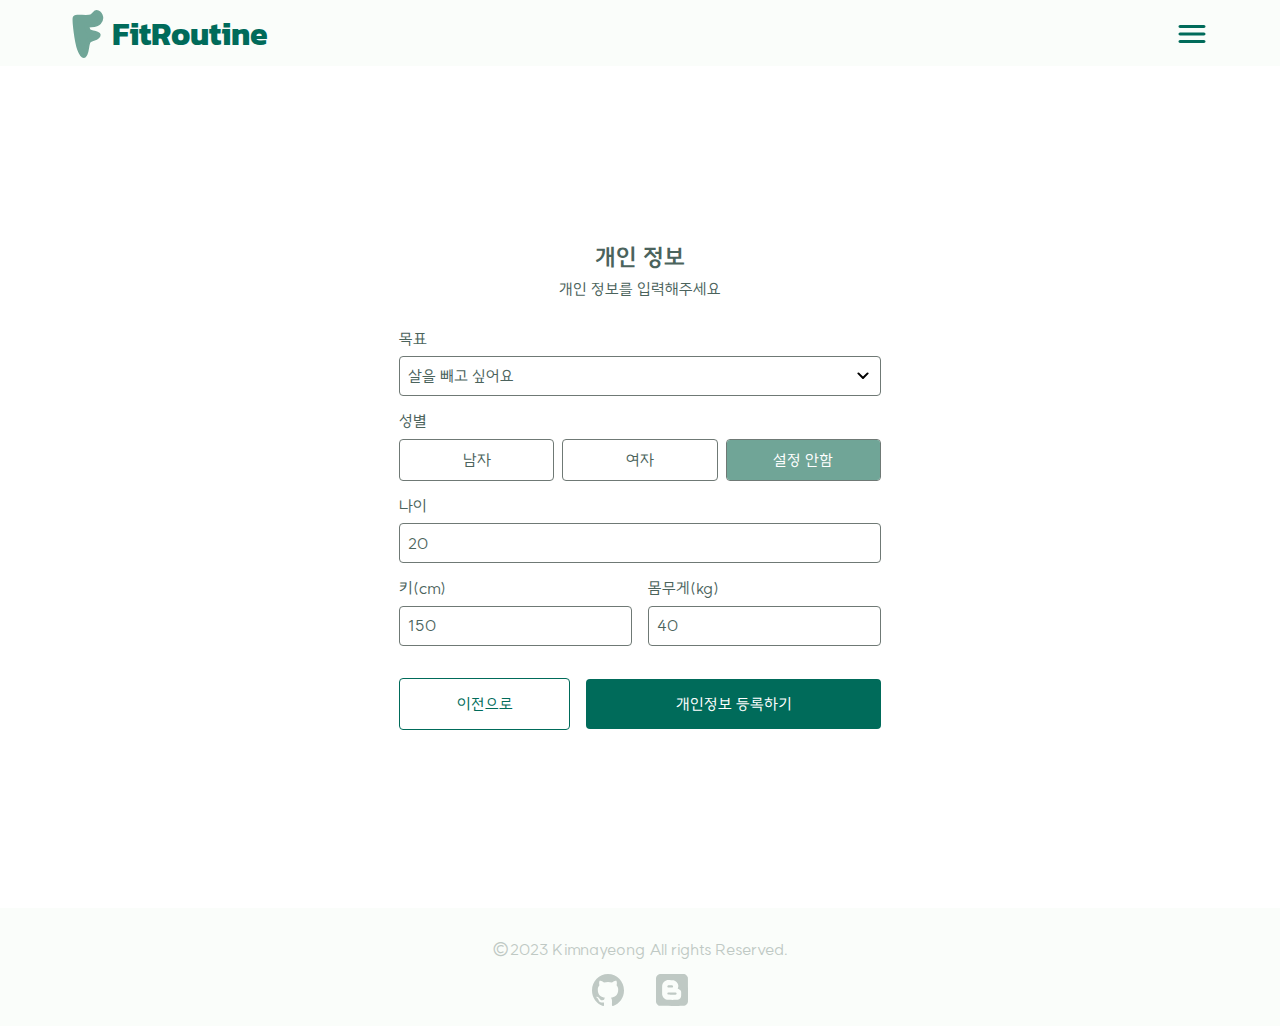
<file: maker/user/index.html>
<!DOCTYPE html>
<html lang="ko">

<head>
  <meta charset="UTF-8">
  <meta name="viewport" content="width=device-width, initial-scale=1.0">
  <title>Fit Routine - 핏루틴</title>
  <link rel="stylesheet" href="../../css/style.css">
  <link rel="preconnect" href="https://fonts.googleapis.com">
  <link rel="preconnect" href="https://fonts.gstatic.com" crossorigin>
  <link href="https://fonts.googleapis.com/css2?family=Kanit:wght@700&display=swap" rel="stylesheet">
</head>

<body>
  <div id="backdrop"></div>
  <div class="wrap">
    <header id="main-header">
      <div class="container">
        <h1 class="page-logo">
          <a href="../../index.html" class="link-container">
            <svg viewBox="0 0 78 120" fill="none" xmlns="http://www.w3.org/2000/svg">
              <path
                d="M35.6997 38.3127C35.4242 36.7504 39.8792 37.493 40.8323 37.3477C49.3165 36.0544 59.7026 37.7356 66.1674 30.6635C69.8987 26.5817 71.6204 23.3599 70.6761 18.0047C69.8135 13.1125 67.1811 9.2434 62.8226 7.10633C56.585 4.04799 57.4697 11.6412 47.7981 16.706C38.1265 21.7708 8.49269 15.0624 6.97637 19.9195C5.46005 24.7765 10.5119 76.5388 18.2611 97.6805C26.0103 118.822 32.0449 119.733 35.3894 94.6604C35.8753 91.3833 37.9738 80.3393 39.8894 77.6036C45.1097 70.1481 65.9045 71.0726 64.1278 61.5149C63.7141 59.2891 48.9461 56.679 48.9461 56.679C48.9461 56.679 40.2408 53.8263 38.8191 50.7242C36.9912 46.7354 36.5635 43.2111 35.6997 38.3127Z"
                fill="#70A597" stroke="#70A597" stroke-width="12.6243" stroke-linecap="round" />
            </svg>
            <span>FitRoutine</span>
          </a>
        </h1>
        <button class="menu-open-btn">
          <svg xmlns="http://www.w3.org/2000/svg" viewBox="0 -960 960 960">
            <path
              d="M160-240q-17 0-28.5-11.5T120-280q0-17 11.5-28.5T160-320h640q17 0 28.5 11.5T840-280q0 17-11.5 28.5T800-240H160Zm0-200q-17 0-28.5-11.5T120-480q0-17 11.5-28.5T160-520h640q17 0 28.5 11.5T840-480q0 17-11.5 28.5T800-440H160Zm0-200q-17 0-28.5-11.5T120-680q0-17 11.5-28.5T160-720h640q17 0 28.5 11.5T840-680q0 17-11.5 28.5T800-640H160Z" />
          </svg>
        </button>
        <nav class="gnb">
          <h2>MENU</h2>
          <ul class="gnb-list">
            <li>
              <a href="../">
                <svg xmlns="http://www.w3.org/2000/svg" width="40" height="40" viewBox="0 0 40 40" fill="none">
                  <mask id="mask0_55_794" style="mask-type:alpha" maskUnits="userSpaceOnUse" x="0" y="0" width="40"
                    height="40">
                    <rect width="40" height="40" fill="#D9D9D9" />
                  </mask>
                  <g mask="url(#mask0_55_794)">
                    <path
                      d="M20.0834 22.2917L10.2084 32.1667C9.87502 32.5 9.47919 32.6667 9.02085 32.6667C8.56252 32.6667 8.16669 32.5 7.83335 32.1667C7.50002 31.8334 7.33335 31.4375 7.33335 30.9792C7.33335 30.5209 7.50002 30.125 7.83335 29.7917L22.6667 15H18.3334V16.6667C18.3334 17.1389 18.1736 17.5347 17.8542 17.8542C17.5347 18.1736 17.1389 18.3334 16.6667 18.3334C16.1945 18.3334 15.7986 18.1736 15.4792 17.8542C15.1597 17.5347 15 17.1389 15 16.6667V13.3334C15 12.8611 15.1597 12.4653 15.4792 12.1459C15.7986 11.8264 16.1945 11.6667 16.6667 11.6667H24.75C25.1945 11.6667 25.6181 11.75 26.0209 11.9167C26.4236 12.0834 26.7778 12.3195 27.0834 12.625L32.0834 17.5834C32.6389 18.1389 33.2847 18.6042 34.0209 18.9792C34.757 19.3542 35.5556 19.625 36.4167 19.7917C36.8889 19.875 37.2986 20.0903 37.6459 20.4375C37.9931 20.7847 38.1667 21.1945 38.1667 21.6667C38.1667 22.1389 37.9722 22.5278 37.5834 22.8334C37.1945 23.1389 36.7639 23.2639 36.2917 23.2084C35.0417 23.0417 33.8889 22.7084 32.8334 22.2084C31.7778 21.7084 30.8056 21.0278 29.9167 20.1667L28.25 18.4167L24.5834 22.0834L26.7917 24.2917C27.1806 24.6806 27.3403 25.1459 27.2709 25.6875C27.2014 26.2292 26.9306 26.6389 26.4584 26.9167L18.875 31.2917C18.4861 31.5139 18.0625 31.5695 17.6042 31.4584C17.1459 31.3472 16.8056 31.0972 16.5834 30.7084C16.3611 30.3195 16.3125 29.8959 16.4375 29.4375C16.5625 28.9792 16.8195 28.6389 17.2084 28.4167L22.9167 25.125L20.0834 22.2917ZM6.66669 21.6667C6.19447 21.6667 5.79863 21.507 5.47919 21.1875C5.15974 20.8681 5.00002 20.4722 5.00002 20C5.00002 19.5278 5.15974 19.132 5.47919 18.8125C5.79863 18.4931 6.19447 18.3334 6.66669 18.3334H11.6667C12.1389 18.3334 12.5347 18.4931 12.8542 18.8125C13.1736 19.132 13.3334 19.5278 13.3334 20C13.3334 20.4722 13.1736 20.8681 12.8542 21.1875C12.5347 21.507 12.1389 21.6667 11.6667 21.6667H6.66669ZM3.33335 16.6667C2.86113 16.6667 2.4653 16.507 2.14585 16.1875C1.82641 15.8681 1.66669 15.4722 1.66669 15C1.66669 14.5278 1.82641 14.132 2.14585 13.8125C2.4653 13.4931 2.86113 13.3334 3.33335 13.3334H8.33335C8.80558 13.3334 9.20141 13.4931 9.52085 13.8125C9.8403 14.132 10 14.5278 10 15C10 15.4722 9.8403 15.8681 9.52085 16.1875C9.20141 16.507 8.80558 16.6667 8.33335 16.6667H3.33335ZM32.4584 13.3334C31.5417 13.3334 30.75 13.007 30.0834 12.3542C29.4167 11.7014 29.0834 10.9167 29.0834 10C29.0834 9.08335 29.4167 8.29863 30.0834 7.64585C30.75 6.99308 31.5417 6.66669 32.4584 6.66669C33.375 6.66669 34.1667 6.99308 34.8334 7.64585C35.5 8.29863 35.8334 9.08335 35.8334 10C35.8334 10.9167 35.5 11.7014 34.8334 12.3542C34.1667 13.007 33.375 13.3334 32.4584 13.3334ZM6.66669 11.6667C6.19447 11.6667 5.79863 11.507 5.47919 11.1875C5.15974 10.8681 5.00002 10.4722 5.00002 10C5.00002 9.5278 5.15974 9.13196 5.47919 8.81252C5.79863 8.49308 6.19447 8.33335 6.66669 8.33335H11.6667C12.1389 8.33335 12.5347 8.49308 12.8542 8.81252C13.1736 9.13196 13.3334 9.5278 13.3334 10C13.3334 10.4722 13.1736 10.8681 12.8542 11.1875C12.5347 11.507 12.1389 11.6667 11.6667 11.6667H6.66669Z"
                      fill="#006B5A" />
                  </g>
                </svg>
                <span>운동 루틴 생성하기</span>
              </a>
              <ul class="sub-list">
                <li><a href="./">개인맞춤 운동</a></li>
                <li><a href="../group/">그룹맞춤 운동</a></li>
              </ul>
            </li>
            <li>
              <a href="../../chat.html">
                <svg xmlns="http://www.w3.org/2000/svg" width="40" height="40" viewBox="0 0 40 40" fill="none">
                  <mask id="mask0_55_797" style="mask-type:alpha" maskUnits="userSpaceOnUse" x="0" y="0" width="40"
                    height="40">
                    <rect width="40" height="40" fill="#D9D9D9" />
                  </mask>
                  <g mask="url(#mask0_55_797)">
                    <path
                      d="M10.5 32L6.85835 35.6416C6.35696 36.143 5.78301 36.2552 5.13648 35.9781C4.48995 35.701 4.16669 35.2062 4.16669 34.4937V9.83329C4.16669 8.96246 4.47676 8.21697 5.0969 7.59683C5.71703 6.9767 6.46252 6.66663 7.33335 6.66663H32.6667C33.5375 6.66663 34.283 6.9767 34.9031 7.59683C35.5233 8.21697 35.8334 8.96246 35.8334 9.83329V28.8333C35.8334 29.7041 35.5233 30.4496 34.9031 31.0698C34.283 31.6899 33.5375 32 32.6667 32H10.5Z"
                      fill="#006B5A" />
                  </g>
                </svg>
                <span>채팅하기</span>
              </a>
            </li>
          </ul>
          <button class="menu-close-btn">
            <svg xmlns="http://www.w3.org/2000/svg" viewBox="0 -960 960 960">
              <path
                d="M480-424 284-228q-11 11-28 11t-28-11q-11-11-11-28t11-28l196-196-196-196q-11-11-11-28t11-28q11-11 28-11t28 11l196 196 196-196q11-11 28-11t28 11q11 11 11 28t-11 28L536-480l196 196q11 11 11 28t-11 28q-11 11-28 11t-28-11L480-424Z" />
            </svg>
          </button>
        </nav>
      </div>
    </header>
    <main id="main-container">
      <section class="container" id="userCheck">
        <div class="col-8-container">
          <h2>개인 정보</h2>
          <p>개인 정보를 입력해주세요</p>
        </div>
        <form class="info-form col-container">
          <div class="col-8-container">
            <label for="user-goal">목표</label>
            <select name="user-goal" id="user-goal">
              <option value="체중 감량">살을 빼고 싶어요</option>
              <option value="근육 강화">근육을 강화하고 싶어요</option>
              <option value="건강 개선">건강을 개선하고 싶어요</option>
              <option value="스트레스 해소">스트레스 해소가 필요해요</option>
            </select>
          </div>
          <div class="col-8-container">
            <span>성별</span>
            <div class="choice-radio">
              <div class="radio-btn">
                <input type="radio" name="user-gender" id="male-user" value="남자">
                <label for="male-user">남자</label>
              </div>
              <div class="radio-btn">
                <input type="radio" name="user-gender" id="female-user" value="여자">
                <label for="female-user">여자</label>
              </div>
              <div class="radio-btn">
                <input type="radio" name="user-gender" id="none-user" value="" checked>
                <label for="none-user">설정 안함</label>
              </div>
            </div>
          </div>
          <div class="col-8-container">
            <label for="user-age">나이</label>
            <input type="number" id="user-age" min="3" max="120" value="20" required>
          </div>
          <div class="row-container">
            <div class="col-8-container">
              <label for="user-height">키(cm)</label>
              <input type="number" id="user-height" min="80" max="300" step="10" value="150">
            </div>
            <div class="col-8-container">
              <label for="user-weight">몸무게(kg)</label>
              <input type="number" id="user-weight" min="10" max="200" step="10" value="40" required>
            </div>
          </div>
        </form>
        <div class="row-container">
          <button type="button" class="secondary-button prev-btn">이전으로</button>
          <button type="button" class="primary-button" id="personal-info-btn">개인정보 등록하기</button>
        </div>
      </section>
    </main>
    <footer id="main-footer">
      <div class="container">
        <div class="page-desc">
          <p>©2023 Kimnayeong All rights Reserved.</p>
        </div>
        <ul class="developer-desc">
          <li>
            <a href="https://github.com/nayeongdev" target="_blank">
              <svg xmlns="http://www.w3.org/2000/svg" width="44" height="44" viewBox="0 0 44 44" fill="none">
                <path fill-rule="evenodd" clip-rule="evenodd"
                  d="M0 22.5581C0 32.523 6.30308 40.9785 15.0453 43.9613C16.146 44.1691 16.5471 43.4725 16.5471 42.8743C16.5471 42.3384 16.5282 40.9204 16.5174 39.0384C10.398 40.4011 9.10685 36.0141 9.10685 36.0141C8.10608 33.4079 6.66368 32.7141 6.66368 32.7141C4.6662 31.3141 6.81494 31.3432 6.81494 31.3432C9.02311 31.5024 10.1846 33.6683 10.1846 33.6683C12.1483 37.115 15.3343 36.1193 16.5876 35.5419C16.7875 34.0837 17.3561 33.0908 17.9841 32.5258C13.0991 31.9567 7.96292 30.0221 7.96292 21.3783C7.96292 18.9148 8.82053 16.9013 10.2278 15.324C10.0023 14.7535 9.24731 12.4603 10.4439 9.3556C10.4439 9.3556 12.2915 8.74768 16.4931 11.6668C18.2488 11.1669 20.1301 10.9163 22.0007 10.9079C23.8699 10.9163 25.7512 11.1669 27.5096 11.6668C31.7085 8.74768 33.5534 9.3556 33.5534 9.3556C34.7527 12.4603 33.9977 14.7535 33.7722 15.324C35.1822 16.9013 36.033 18.9148 36.033 21.3783C36.033 30.0429 30.8901 31.9497 25.9889 32.5092C26.779 33.2057 27.4813 34.5822 27.4813 36.6857C27.4813 39.7018 27.4556 42.1348 27.4556 42.8743C27.4556 43.4781 27.8513 44.1788 28.9682 43.9586C37.7023 40.9702 44 32.5216 44 22.5581C44 10.0992 34.149 0 21.998 0C9.85101 0 0 10.0992 0 22.5581Z"
                  fill="#D9D9D9" />
              </svg>
              <span class="blind">깃허브 nayeongdev</span>
            </a>
          </li>
          <li>
            <a href="https://velog.io/@itissteam" target="_blank">
              <svg xmlns="http://www.w3.org/2000/svg" width="44" height="44" viewBox="0 0 44 44" fill="none">
                <path
                  d="M27.8982 25.8571C28.6259 26.5365 28.4724 27.7461 27.5955 28.2428L26.6944 28.3893L21.3768 28.4508C17.7915 28.4843 16.7142 28.4137 16.494 28.3264L16.487 28.3234C16.0544 28.1349 15.6515 27.6113 15.5819 27.147C15.5156 26.7047 15.7379 26.0967 16.0786 25.7884L16.1544 25.7224C16.4902 25.4465 16.8766 25.3969 20.0447 25.3858L23.7085 25.382C27.3924 25.3847 27.4444 25.4332 27.8909 25.8503L27.8982 25.8571Z"
                  fill="#D9D9D9" />
                <path
                  d="M22.6779 15.8279C23.2426 16.1132 23.488 16.5154 23.488 17.1558C23.488 17.712 23.275 18.1081 22.8016 18.4273L22.7099 18.486C22.4796 18.6234 22.2537 18.6474 20.4683 18.6613L19.3164 18.6679C17.8883 18.6708 16.789 18.6409 16.6133 18.5924C15.6054 18.3146 15.2289 16.8687 15.9696 16.1208L16.0386 16.0524C16.4351 15.6683 16.6873 15.6286 19.0105 15.625L20.7612 15.6264C22.2407 15.6333 22.3589 15.6668 22.6779 15.8279Z"
                  fill="#D9D9D9" />
                <path fill-rule="evenodd" clip-rule="evenodd"
                  d="M2.83837 42.8433C3.49367 43.2906 4.20416 43.6098 5.02756 43.8268C5.63159 43.9861 6.42749 43.9942 21.9244 43.9988C37.9521 44.0037 38.1977 44.0012 38.9036 43.8206C41.6633 43.1147 43.5812 40.9543 43.9208 38.1689C43.9933 37.5737 44.0136 32.796 43.9916 21.4157C43.9624 6.2834 44.0061 5.14015 43.5636 4.23456C43.483 4.06976 43.3864 3.91283 43.2703 3.6809C42.3216 1.78604 40.6822 0.531724 38.5967 0.105094C37.8263 -0.0525015 5.92285 -0.0247124 5.20867 0.134172C2.72476 0.686772 0.798841 2.5391 0.176898 4.97368C0.00103182 5.66211 -0.00261035 6.01436 0.000590633 22.0337C0.00381025 38.1344 0.00671835 38.4015 0.186146 39.0723C0.362062 39.7299 0.793711 40.678 1.16923 41.2317C1.4767 41.685 2.2852 42.4657 2.83837 42.8433ZM28.2456 35.4878C30.3787 35.1968 33.3945 34.4992 34.0288 32.2237C34.1335 31.8481 34.5967 31.4635 34.5714 29.4643C34.5537 28.0608 34.7391 25.8571 34.5714 24.75C34.4037 23.6429 34.2259 23.0557 33.2201 22.135C32.2143 21.2143 31.4081 21.0533 30.1641 20.3242C29.5543 19.9668 30.7147 18.4273 30.7118 16.5991C30.7086 14.5973 29.8756 12.7388 28.2295 11.0614C27.0569 9.86642 25.7487 9.05756 24.2557 8.60433C23.8983 8.49582 23.098 8.4589 20.4173 8.42722C16.2112 8.37752 15.2775 8.46374 13.8456 9.03409C11.2057 10.0856 9.30884 12.3017 8.61692 15.1427C8.48696 15.6763 8.46173 16.5316 8.43104 21.4442C8.39258 27.5987 8.435 28.5024 8.81956 29.7221C9.13729 30.7298 9.45786 31.3473 10.1183 32.2237C11.3764 33.8933 13.2619 35.0992 15.147 35.4397C16.0441 35.6018 27.112 35.6424 28.2456 35.4878Z"
                  fill="#D9D9D9" />
              </svg>
              <span class="blind">블로그</span>
            </a>
          </li>
        </ul>
      </div>
    </footer>
  </div>
</body>
<script src="../../js/maker/user/app.js"></script>

</html>
</file>
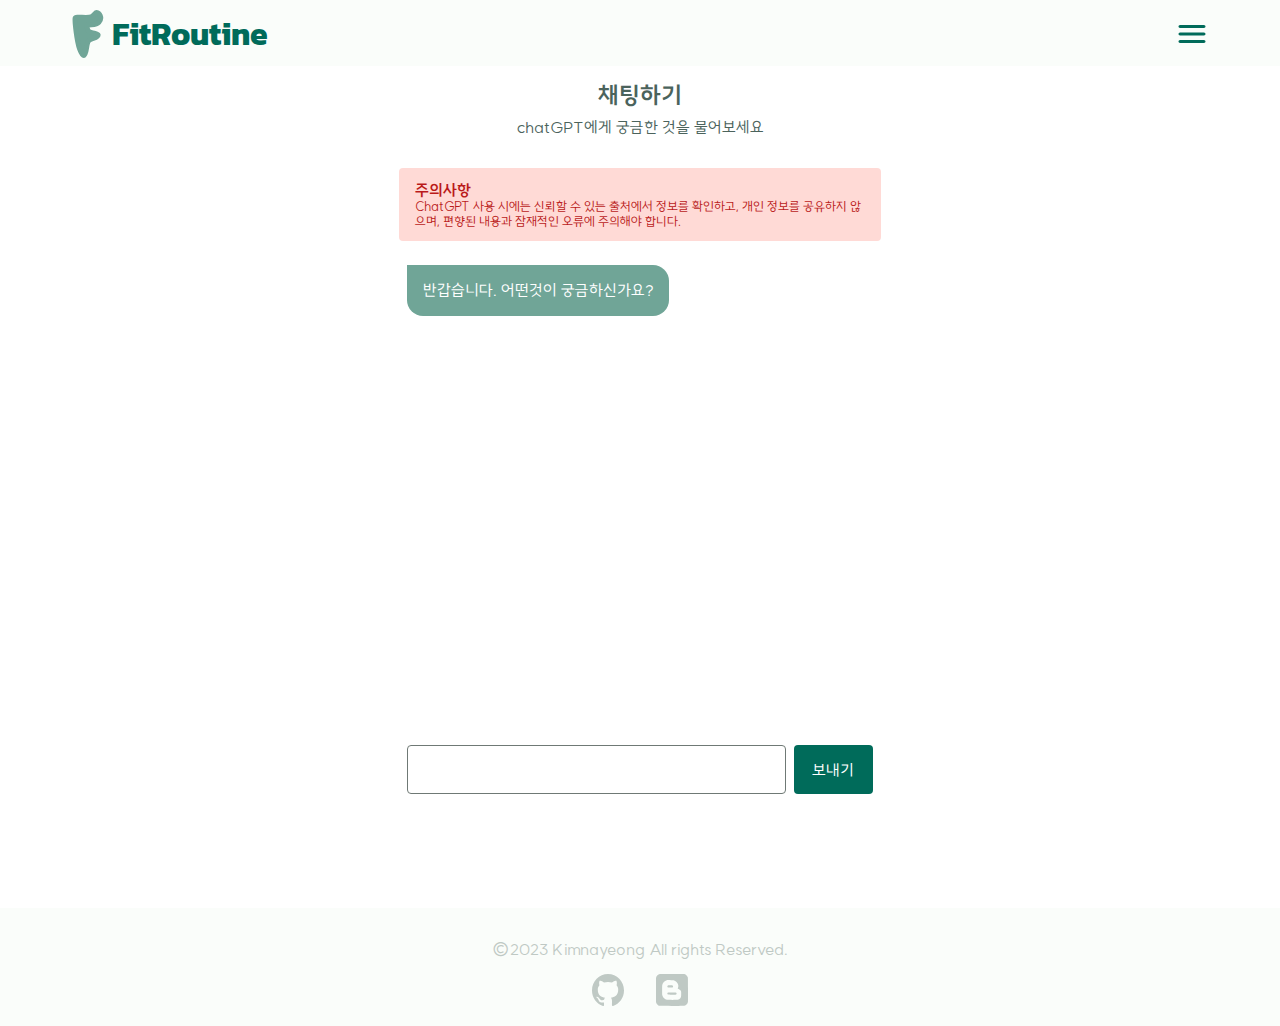
<file: chat.html>
<!DOCTYPE html>
<html lang="en">

<head>
  <meta charset="UTF-8">
  <meta name="viewport" content="width=device-width, initial-scale=1.0">
  <title>Fit Routine - 핏루틴</title>
  <link rel="stylesheet" href="./css/style.css">
  <link rel="preconnect" href="https://fonts.googleapis.com">
  <link rel="preconnect" href="https://fonts.gstatic.com" crossorigin>
  <link href="https://fonts.googleapis.com/css2?family=Kanit:wght@700&display=swap" rel="stylesheet">
</head>

<body>
  <div id="backdrop"></div>
  <div class="wrap">
    <header id="main-header">
      <div class="container">
        <h1 class="page-logo">
          <a href="./index.html" class="link-container">
            <svg viewBox="0 0 78 120" fill="none" xmlns="http://www.w3.org/2000/svg">
              <path
                d="M35.6997 38.3127C35.4242 36.7504 39.8792 37.493 40.8323 37.3477C49.3165 36.0544 59.7026 37.7356 66.1674 30.6635C69.8987 26.5817 71.6204 23.3599 70.6761 18.0047C69.8135 13.1125 67.1811 9.2434 62.8226 7.10633C56.585 4.04799 57.4697 11.6412 47.7981 16.706C38.1265 21.7708 8.49269 15.0624 6.97637 19.9195C5.46005 24.7765 10.5119 76.5388 18.2611 97.6805C26.0103 118.822 32.0449 119.733 35.3894 94.6604C35.8753 91.3833 37.9738 80.3393 39.8894 77.6036C45.1097 70.1481 65.9045 71.0726 64.1278 61.5149C63.7141 59.2891 48.9461 56.679 48.9461 56.679C48.9461 56.679 40.2408 53.8263 38.8191 50.7242C36.9912 46.7354 36.5635 43.2111 35.6997 38.3127Z"
                fill="#70A597" stroke="#70A597" stroke-width="12.6243" stroke-linecap="round" />
            </svg>
            <span>FitRoutine</span>
          </a>
        </h1>
        <button class="menu-open-btn">
          <svg xmlns="http://www.w3.org/2000/svg" viewBox="0 -960 960 960">
            <path
              d="M160-240q-17 0-28.5-11.5T120-280q0-17 11.5-28.5T160-320h640q17 0 28.5 11.5T840-280q0 17-11.5 28.5T800-240H160Zm0-200q-17 0-28.5-11.5T120-480q0-17 11.5-28.5T160-520h640q17 0 28.5 11.5T840-480q0 17-11.5 28.5T800-440H160Zm0-200q-17 0-28.5-11.5T120-680q0-17 11.5-28.5T160-720h640q17 0 28.5 11.5T840-680q0 17-11.5 28.5T800-640H160Z" />
          </svg>
        </button>
        <nav class="gnb">
          <h2>MENU</h2>
          <ul class="gnb-list">
            <li>
              <a href="./maker/">
                <svg xmlns="http://www.w3.org/2000/svg" width="40" height="40" viewBox="0 0 40 40" fill="none">
                  <mask id="mask0_55_794" style="mask-type:alpha" maskUnits="userSpaceOnUse" x="0" y="0" width="40"
                    height="40">
                    <rect width="40" height="40" fill="#D9D9D9" />
                  </mask>
                  <g mask="url(#mask0_55_794)">
                    <path
                      d="M20.0834 22.2917L10.2084 32.1667C9.87502 32.5 9.47919 32.6667 9.02085 32.6667C8.56252 32.6667 8.16669 32.5 7.83335 32.1667C7.50002 31.8334 7.33335 31.4375 7.33335 30.9792C7.33335 30.5209 7.50002 30.125 7.83335 29.7917L22.6667 15H18.3334V16.6667C18.3334 17.1389 18.1736 17.5347 17.8542 17.8542C17.5347 18.1736 17.1389 18.3334 16.6667 18.3334C16.1945 18.3334 15.7986 18.1736 15.4792 17.8542C15.1597 17.5347 15 17.1389 15 16.6667V13.3334C15 12.8611 15.1597 12.4653 15.4792 12.1459C15.7986 11.8264 16.1945 11.6667 16.6667 11.6667H24.75C25.1945 11.6667 25.6181 11.75 26.0209 11.9167C26.4236 12.0834 26.7778 12.3195 27.0834 12.625L32.0834 17.5834C32.6389 18.1389 33.2847 18.6042 34.0209 18.9792C34.757 19.3542 35.5556 19.625 36.4167 19.7917C36.8889 19.875 37.2986 20.0903 37.6459 20.4375C37.9931 20.7847 38.1667 21.1945 38.1667 21.6667C38.1667 22.1389 37.9722 22.5278 37.5834 22.8334C37.1945 23.1389 36.7639 23.2639 36.2917 23.2084C35.0417 23.0417 33.8889 22.7084 32.8334 22.2084C31.7778 21.7084 30.8056 21.0278 29.9167 20.1667L28.25 18.4167L24.5834 22.0834L26.7917 24.2917C27.1806 24.6806 27.3403 25.1459 27.2709 25.6875C27.2014 26.2292 26.9306 26.6389 26.4584 26.9167L18.875 31.2917C18.4861 31.5139 18.0625 31.5695 17.6042 31.4584C17.1459 31.3472 16.8056 31.0972 16.5834 30.7084C16.3611 30.3195 16.3125 29.8959 16.4375 29.4375C16.5625 28.9792 16.8195 28.6389 17.2084 28.4167L22.9167 25.125L20.0834 22.2917ZM6.66669 21.6667C6.19447 21.6667 5.79863 21.507 5.47919 21.1875C5.15974 20.8681 5.00002 20.4722 5.00002 20C5.00002 19.5278 5.15974 19.132 5.47919 18.8125C5.79863 18.4931 6.19447 18.3334 6.66669 18.3334H11.6667C12.1389 18.3334 12.5347 18.4931 12.8542 18.8125C13.1736 19.132 13.3334 19.5278 13.3334 20C13.3334 20.4722 13.1736 20.8681 12.8542 21.1875C12.5347 21.507 12.1389 21.6667 11.6667 21.6667H6.66669ZM3.33335 16.6667C2.86113 16.6667 2.4653 16.507 2.14585 16.1875C1.82641 15.8681 1.66669 15.4722 1.66669 15C1.66669 14.5278 1.82641 14.132 2.14585 13.8125C2.4653 13.4931 2.86113 13.3334 3.33335 13.3334H8.33335C8.80558 13.3334 9.20141 13.4931 9.52085 13.8125C9.8403 14.132 10 14.5278 10 15C10 15.4722 9.8403 15.8681 9.52085 16.1875C9.20141 16.507 8.80558 16.6667 8.33335 16.6667H3.33335ZM32.4584 13.3334C31.5417 13.3334 30.75 13.007 30.0834 12.3542C29.4167 11.7014 29.0834 10.9167 29.0834 10C29.0834 9.08335 29.4167 8.29863 30.0834 7.64585C30.75 6.99308 31.5417 6.66669 32.4584 6.66669C33.375 6.66669 34.1667 6.99308 34.8334 7.64585C35.5 8.29863 35.8334 9.08335 35.8334 10C35.8334 10.9167 35.5 11.7014 34.8334 12.3542C34.1667 13.007 33.375 13.3334 32.4584 13.3334ZM6.66669 11.6667C6.19447 11.6667 5.79863 11.507 5.47919 11.1875C5.15974 10.8681 5.00002 10.4722 5.00002 10C5.00002 9.5278 5.15974 9.13196 5.47919 8.81252C5.79863 8.49308 6.19447 8.33335 6.66669 8.33335H11.6667C12.1389 8.33335 12.5347 8.49308 12.8542 8.81252C13.1736 9.13196 13.3334 9.5278 13.3334 10C13.3334 10.4722 13.1736 10.8681 12.8542 11.1875C12.5347 11.507 12.1389 11.6667 11.6667 11.6667H6.66669Z"
                      fill="#006B5A" />
                  </g>
                </svg>
                <span>운동 루틴 생성하기</span>
              </a>
              <ul class="sub-list">
                <li><a href="./maker/user/">개인맞춤 운동</a></li>
                <li><a href="./maker/group/">그룹맞춤 운동</a></li>
              </ul>
            </li>
            <li>
              <a href="./chat.html">
                <svg xmlns="http://www.w3.org/2000/svg" width="40" height="40" viewBox="0 0 40 40" fill="none">
                  <mask id="mask0_55_797" style="mask-type:alpha" maskUnits="userSpaceOnUse" x="0" y="0" width="40"
                    height="40">
                    <rect width="40" height="40" fill="#D9D9D9" />
                  </mask>
                  <g mask="url(#mask0_55_797)">
                    <path
                      d="M10.5 32L6.85835 35.6416C6.35696 36.143 5.78301 36.2552 5.13648 35.9781C4.48995 35.701 4.16669 35.2062 4.16669 34.4937V9.83329C4.16669 8.96246 4.47676 8.21697 5.0969 7.59683C5.71703 6.9767 6.46252 6.66663 7.33335 6.66663H32.6667C33.5375 6.66663 34.283 6.9767 34.9031 7.59683C35.5233 8.21697 35.8334 8.96246 35.8334 9.83329V28.8333C35.8334 29.7041 35.5233 30.4496 34.9031 31.0698C34.283 31.6899 33.5375 32 32.6667 32H10.5Z"
                      fill="#006B5A" />
                  </g>
                </svg>
                <span>채팅하기</span>
              </a>
            </li>
          </ul>
          <button class="menu-close-btn">
            <svg xmlns="http://www.w3.org/2000/svg" viewBox="0 -960 960 960">
              <path
                d="M480-424 284-228q-11 11-28 11t-28-11q-11-11-11-28t11-28l196-196-196-196q-11-11-11-28t11-28q11-11 28-11t28 11l196 196 196-196q11-11 28-11t28 11q11 11 11 28t-11 28L536-480l196 196q11 11 11 28t-11 28q-11 11-28 11t-28-11L480-424Z" />
            </svg>
          </button>
        </nav>
      </div>
    </header>
    <main id="main-container">
      <section class="container" id="chat">
        <div class="col-8-container">
          <h2>채팅하기</h2>
          <p>chatGPT에게 궁금한 것을 물어보세요</p>
        </div>
        <article class="chat-container">
          <div class="warning">
            <strong>주의사항</strong>
            <p>ChatGPT 사용 시에는 신뢰할 수 있는 출처에서 정보를 확인하고, 개인 정보를 공유하지 않으며, 편향된 내용과 잠재적인 오류에 주의해야 합니다.</p>
          </div>
          <div class="chat-screen">
            <div class="ai-chat">
              <div class="chat-content">
                <p>반갑습니다. 어떤것이 궁금하신가요?</p>
              </div>
            </div>
            <!-- <div class="user-chat">
                <div class="chat-content">
                  <p>반갑습니다.</p>
                </div>
              </div> -->
          </div>
          <form class="chat-form">
            <label for="chat-input" class="blind">질문 입력창</label>
            <div class="chat-form-container row-8-container">
              <textarea name="chat-input" id="chat-input" required></textarea>
              <button type="submit" id="chat-submit-btn" class="primary-button">보내기</button>
            </div>
          </form>
        </article>
      </section>
    </main>
    <footer id="main-footer">
      <div class="container">
        <div class="page-desc">
          <p>©2023 Kimnayeong All rights Reserved.</p>
        </div>
        <ul class="developer-desc">
          <li>
            <a href="https://github.com/nayeongdev" target="_blank">
              <svg xmlns="http://www.w3.org/2000/svg" width="44" height="44" viewBox="0 0 44 44" fill="none">
                <path fill-rule="evenodd" clip-rule="evenodd"
                  d="M0 22.5581C0 32.523 6.30308 40.9785 15.0453 43.9613C16.146 44.1691 16.5471 43.4725 16.5471 42.8743C16.5471 42.3384 16.5282 40.9204 16.5174 39.0384C10.398 40.4011 9.10685 36.0141 9.10685 36.0141C8.10608 33.4079 6.66368 32.7141 6.66368 32.7141C4.6662 31.3141 6.81494 31.3432 6.81494 31.3432C9.02311 31.5024 10.1846 33.6683 10.1846 33.6683C12.1483 37.115 15.3343 36.1193 16.5876 35.5419C16.7875 34.0837 17.3561 33.0908 17.9841 32.5258C13.0991 31.9567 7.96292 30.0221 7.96292 21.3783C7.96292 18.9148 8.82053 16.9013 10.2278 15.324C10.0023 14.7535 9.24731 12.4603 10.4439 9.3556C10.4439 9.3556 12.2915 8.74768 16.4931 11.6668C18.2488 11.1669 20.1301 10.9163 22.0007 10.9079C23.8699 10.9163 25.7512 11.1669 27.5096 11.6668C31.7085 8.74768 33.5534 9.3556 33.5534 9.3556C34.7527 12.4603 33.9977 14.7535 33.7722 15.324C35.1822 16.9013 36.033 18.9148 36.033 21.3783C36.033 30.0429 30.8901 31.9497 25.9889 32.5092C26.779 33.2057 27.4813 34.5822 27.4813 36.6857C27.4813 39.7018 27.4556 42.1348 27.4556 42.8743C27.4556 43.4781 27.8513 44.1788 28.9682 43.9586C37.7023 40.9702 44 32.5216 44 22.5581C44 10.0992 34.149 0 21.998 0C9.85101 0 0 10.0992 0 22.5581Z"
                  fill="#D9D9D9" />
              </svg>
              <span class="blind">깃허브 nayeongdev</span>
            </a>
          </li>
          <li>
            <a href="https://velog.io/@itissteam" target="_blank">
              <svg xmlns="http://www.w3.org/2000/svg" width="44" height="44" viewBox="0 0 44 44" fill="none">
                <path
                  d="M27.8982 25.8571C28.6259 26.5365 28.4724 27.7461 27.5955 28.2428L26.6944 28.3893L21.3768 28.4508C17.7915 28.4843 16.7142 28.4137 16.494 28.3264L16.487 28.3234C16.0544 28.1349 15.6515 27.6113 15.5819 27.147C15.5156 26.7047 15.7379 26.0967 16.0786 25.7884L16.1544 25.7224C16.4902 25.4465 16.8766 25.3969 20.0447 25.3858L23.7085 25.382C27.3924 25.3847 27.4444 25.4332 27.8909 25.8503L27.8982 25.8571Z"
                  fill="#D9D9D9" />
                <path
                  d="M22.6779 15.8279C23.2426 16.1132 23.488 16.5154 23.488 17.1558C23.488 17.712 23.275 18.1081 22.8016 18.4273L22.7099 18.486C22.4796 18.6234 22.2537 18.6474 20.4683 18.6613L19.3164 18.6679C17.8883 18.6708 16.789 18.6409 16.6133 18.5924C15.6054 18.3146 15.2289 16.8687 15.9696 16.1208L16.0386 16.0524C16.4351 15.6683 16.6873 15.6286 19.0105 15.625L20.7612 15.6264C22.2407 15.6333 22.3589 15.6668 22.6779 15.8279Z"
                  fill="#D9D9D9" />
                <path fill-rule="evenodd" clip-rule="evenodd"
                  d="M2.83837 42.8433C3.49367 43.2906 4.20416 43.6098 5.02756 43.8268C5.63159 43.9861 6.42749 43.9942 21.9244 43.9988C37.9521 44.0037 38.1977 44.0012 38.9036 43.8206C41.6633 43.1147 43.5812 40.9543 43.9208 38.1689C43.9933 37.5737 44.0136 32.796 43.9916 21.4157C43.9624 6.2834 44.0061 5.14015 43.5636 4.23456C43.483 4.06976 43.3864 3.91283 43.2703 3.6809C42.3216 1.78604 40.6822 0.531724 38.5967 0.105094C37.8263 -0.0525015 5.92285 -0.0247124 5.20867 0.134172C2.72476 0.686772 0.798841 2.5391 0.176898 4.97368C0.00103182 5.66211 -0.00261035 6.01436 0.000590633 22.0337C0.00381025 38.1344 0.00671835 38.4015 0.186146 39.0723C0.362062 39.7299 0.793711 40.678 1.16923 41.2317C1.4767 41.685 2.2852 42.4657 2.83837 42.8433ZM28.2456 35.4878C30.3787 35.1968 33.3945 34.4992 34.0288 32.2237C34.1335 31.8481 34.5967 31.4635 34.5714 29.4643C34.5537 28.0608 34.7391 25.8571 34.5714 24.75C34.4037 23.6429 34.2259 23.0557 33.2201 22.135C32.2143 21.2143 31.4081 21.0533 30.1641 20.3242C29.5543 19.9668 30.7147 18.4273 30.7118 16.5991C30.7086 14.5973 29.8756 12.7388 28.2295 11.0614C27.0569 9.86642 25.7487 9.05756 24.2557 8.60433C23.8983 8.49582 23.098 8.4589 20.4173 8.42722C16.2112 8.37752 15.2775 8.46374 13.8456 9.03409C11.2057 10.0856 9.30884 12.3017 8.61692 15.1427C8.48696 15.6763 8.46173 16.5316 8.43104 21.4442C8.39258 27.5987 8.435 28.5024 8.81956 29.7221C9.13729 30.7298 9.45786 31.3473 10.1183 32.2237C11.3764 33.8933 13.2619 35.0992 15.147 35.4397C16.0441 35.6018 27.112 35.6424 28.2456 35.4878Z"
                  fill="#D9D9D9" />
              </svg>
              <span class="blind">블로그</span>
            </a>
          </li>
        </ul>
      </div>
    </footer>
  </div>
  <script src="./js/chat.js"></script>
</body>

</html>
</file>
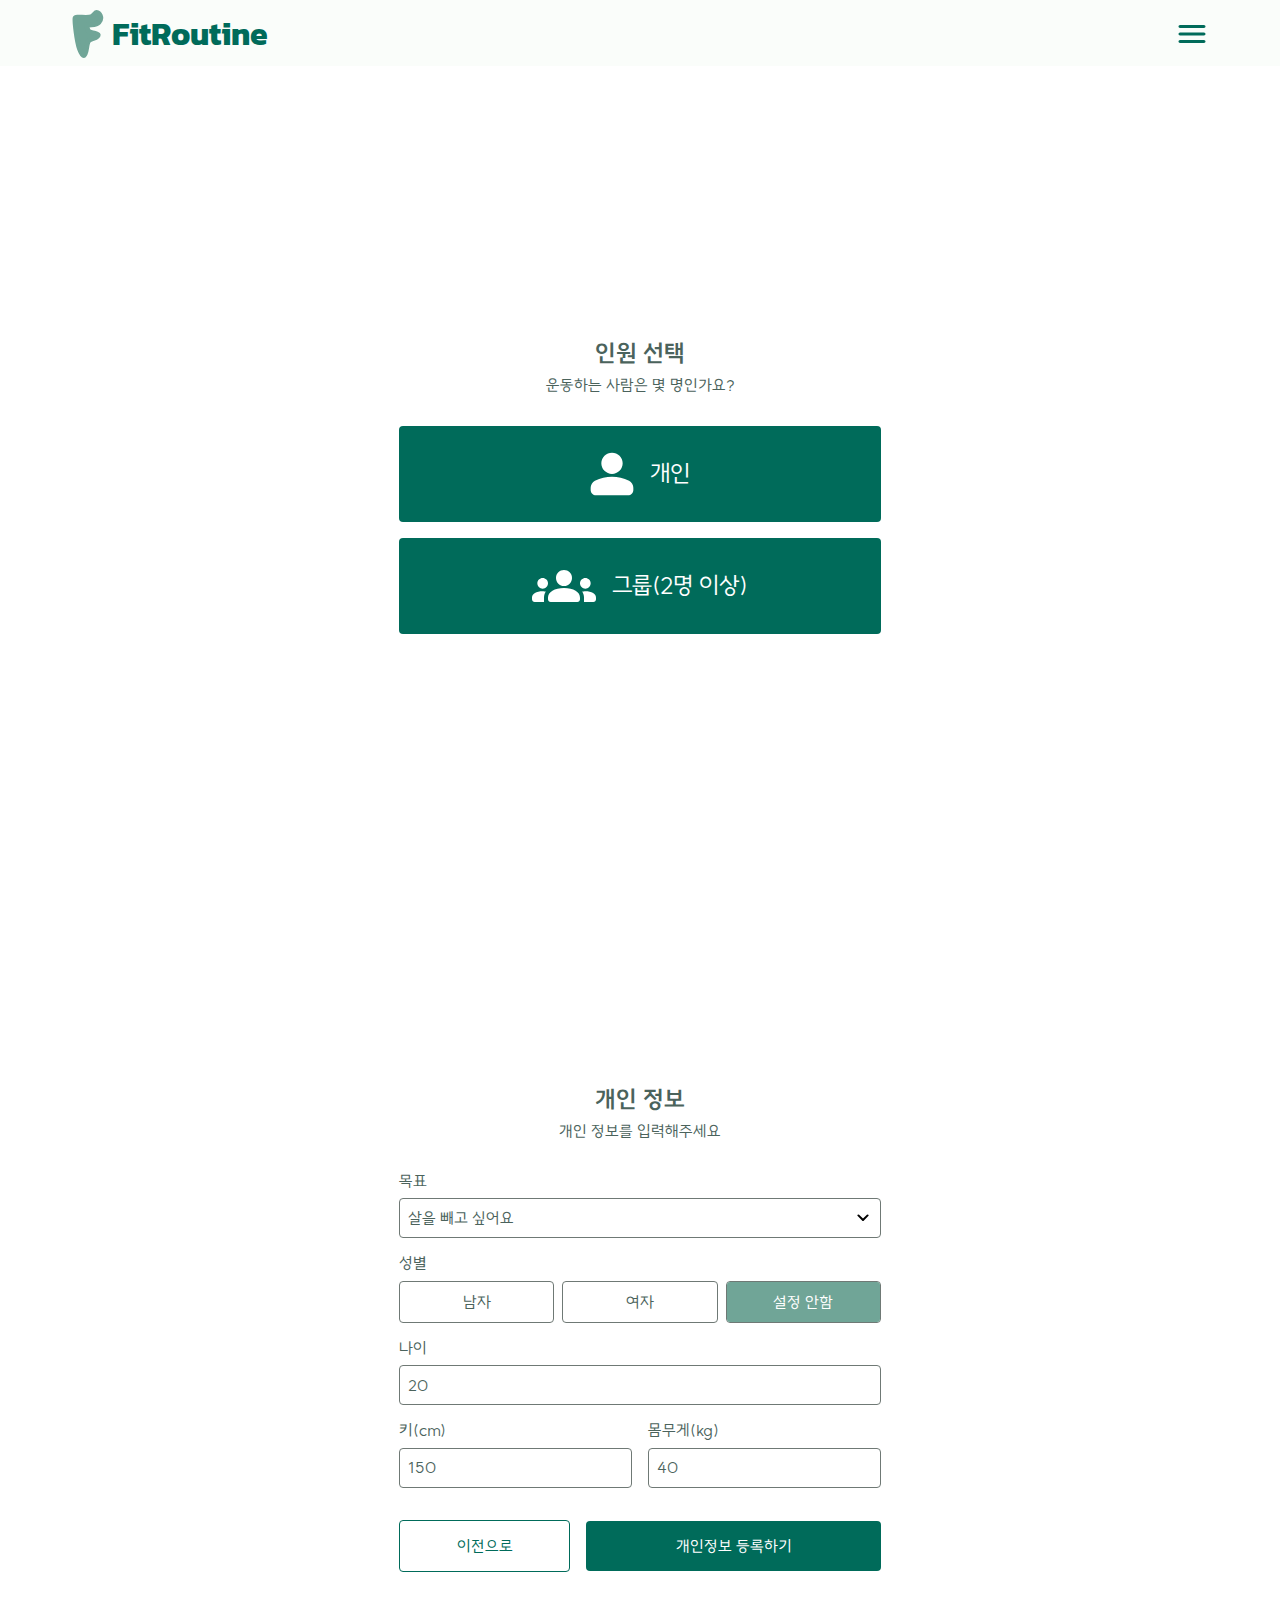
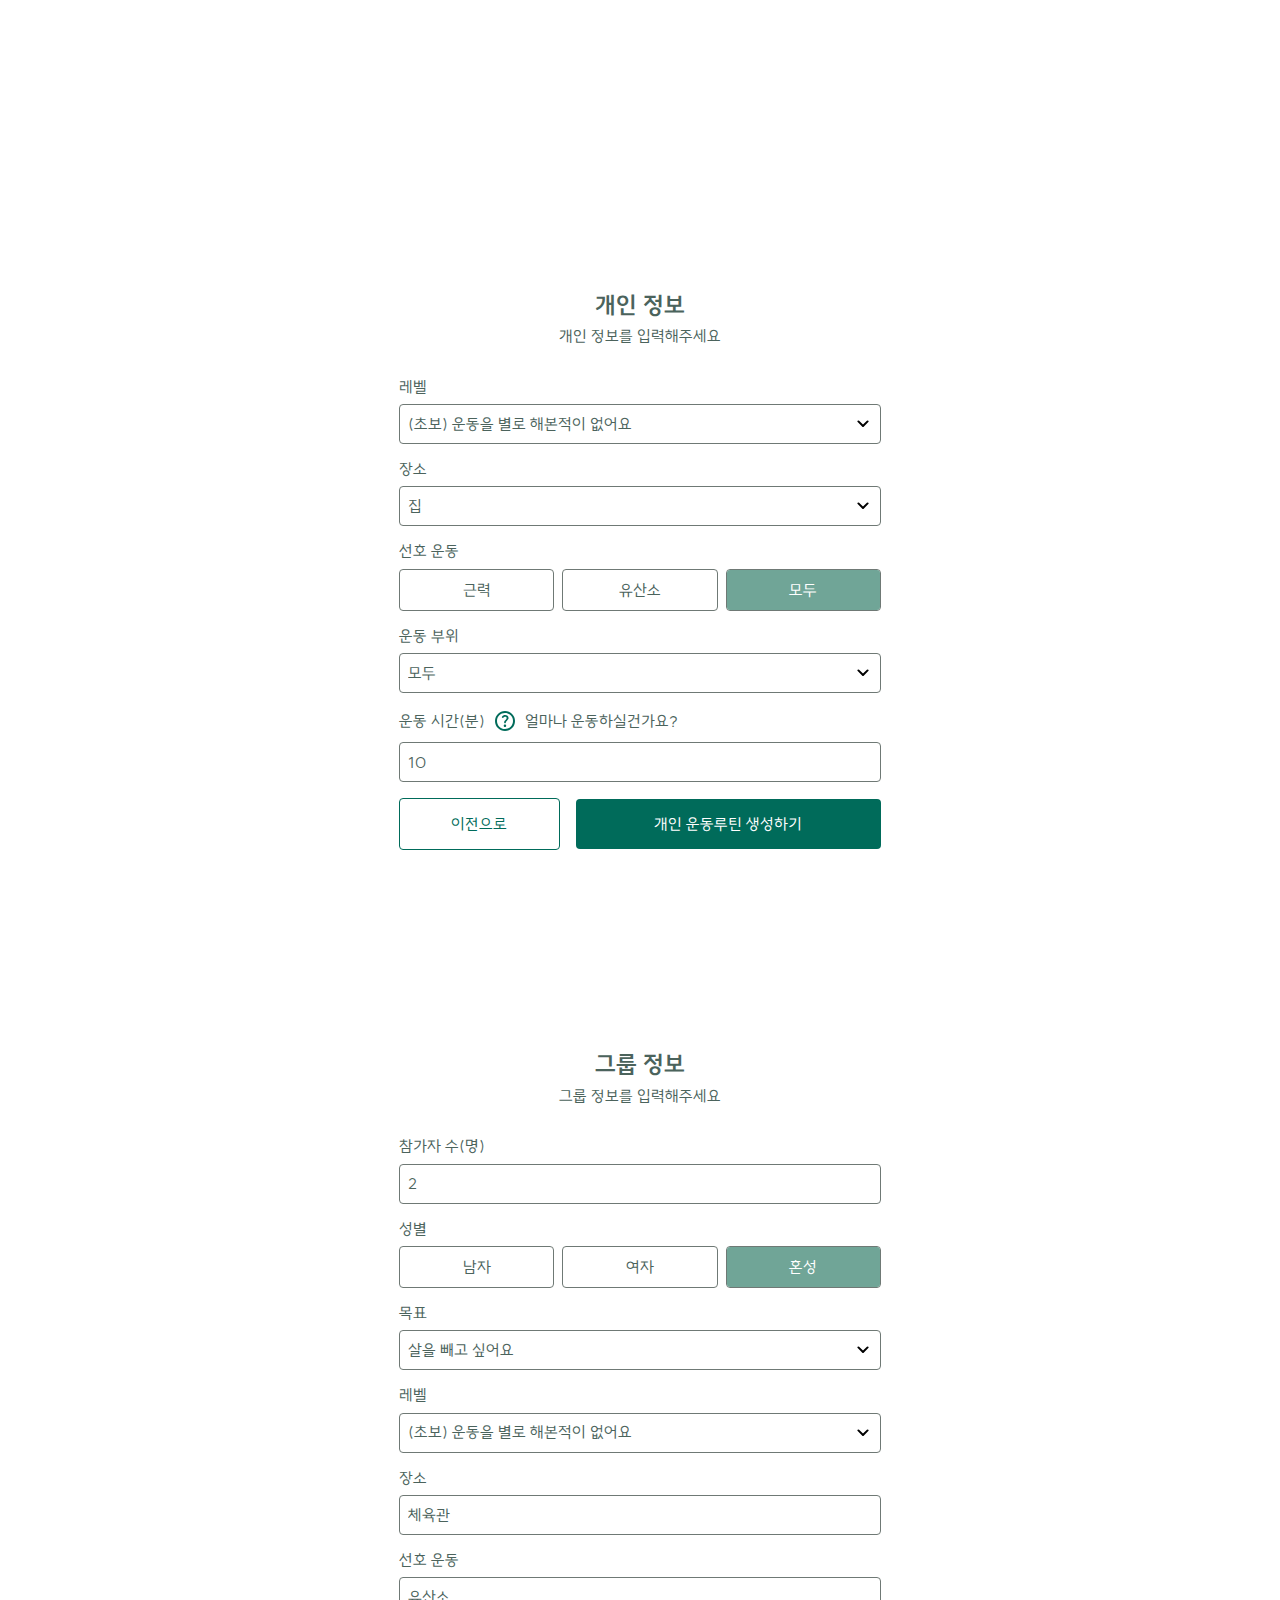
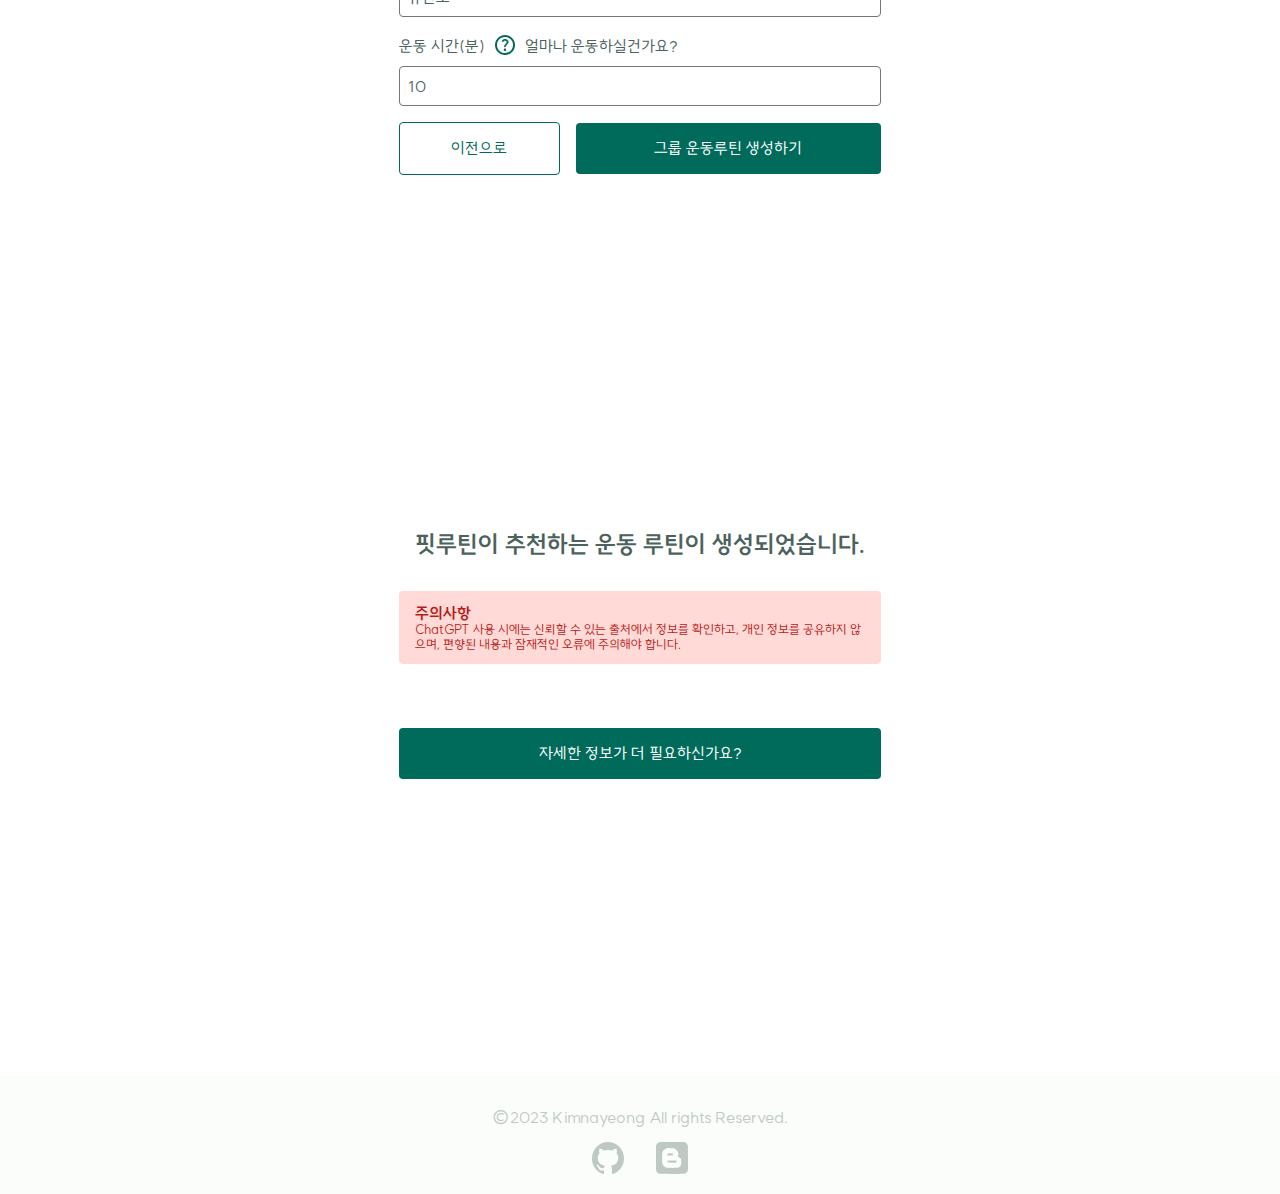
<file: maker.html>
<!DOCTYPE html>
<html lang="ko">

<head>
  <meta charset="UTF-8">
  <meta name="viewport" content="width=device-width, initial-scale=1.0">
  <title>Fit Routine - 핏루틴</title>
  <link rel="stylesheet" href="css/style.css">
  <link rel="preconnect" href="https://fonts.googleapis.com">
  <link rel="preconnect" href="https://fonts.gstatic.com" crossorigin>
  <link href="https://fonts.googleapis.com/css2?family=Kanit:wght@700&display=swap" rel="stylesheet">
</head>

<body>
  <div id="backdrop"></div>
  <div class="wrap">
    <header id="main-header">
      <div class="container">
        <h1 class="page-logo">
          <a href="/" class="link-container">
            <svg viewBox="0 0 78 120" fill="none" xmlns="http://www.w3.org/2000/svg">
              <path
                d="M35.6997 38.3127C35.4242 36.7504 39.8792 37.493 40.8323 37.3477C49.3165 36.0544 59.7026 37.7356 66.1674 30.6635C69.8987 26.5817 71.6204 23.3599 70.6761 18.0047C69.8135 13.1125 67.1811 9.2434 62.8226 7.10633C56.585 4.04799 57.4697 11.6412 47.7981 16.706C38.1265 21.7708 8.49269 15.0624 6.97637 19.9195C5.46005 24.7765 10.5119 76.5388 18.2611 97.6805C26.0103 118.822 32.0449 119.733 35.3894 94.6604C35.8753 91.3833 37.9738 80.3393 39.8894 77.6036C45.1097 70.1481 65.9045 71.0726 64.1278 61.5149C63.7141 59.2891 48.9461 56.679 48.9461 56.679C48.9461 56.679 40.2408 53.8263 38.8191 50.7242C36.9912 46.7354 36.5635 43.2111 35.6997 38.3127Z"
                fill="#70A597" stroke="#70A597" stroke-width="12.6243" stroke-linecap="round" />
            </svg>
            <span>FitRoutine</span>
          </a>
        </h1>
        <button class="menu-open-btn">
          <svg xmlns="http://www.w3.org/2000/svg" viewBox="0 -960 960 960">
            <path
              d="M160-240q-17 0-28.5-11.5T120-280q0-17 11.5-28.5T160-320h640q17 0 28.5 11.5T840-280q0 17-11.5 28.5T800-240H160Zm0-200q-17 0-28.5-11.5T120-480q0-17 11.5-28.5T160-520h640q17 0 28.5 11.5T840-480q0 17-11.5 28.5T800-440H160Zm0-200q-17 0-28.5-11.5T120-680q0-17 11.5-28.5T160-720h640q17 0 28.5 11.5T840-680q0 17-11.5 28.5T800-640H160Z" />
          </svg>
        </button>
        <nav class="gnb">
          <h2>MENU</h2>
          <ul class="gnb-list">
            <li>
              <a href="./maker.html">
                <svg xmlns="http://www.w3.org/2000/svg" width="40" height="40" viewBox="0 0 40 40" fill="none">
                  <mask id="mask0_55_794" style="mask-type:alpha" maskUnits="userSpaceOnUse" x="0" y="0" width="40"
                    height="40">
                    <rect width="40" height="40" fill="#D9D9D9" />
                  </mask>
                  <g mask="url(#mask0_55_794)">
                    <path
                      d="M20.0834 22.2917L10.2084 32.1667C9.87502 32.5 9.47919 32.6667 9.02085 32.6667C8.56252 32.6667 8.16669 32.5 7.83335 32.1667C7.50002 31.8334 7.33335 31.4375 7.33335 30.9792C7.33335 30.5209 7.50002 30.125 7.83335 29.7917L22.6667 15H18.3334V16.6667C18.3334 17.1389 18.1736 17.5347 17.8542 17.8542C17.5347 18.1736 17.1389 18.3334 16.6667 18.3334C16.1945 18.3334 15.7986 18.1736 15.4792 17.8542C15.1597 17.5347 15 17.1389 15 16.6667V13.3334C15 12.8611 15.1597 12.4653 15.4792 12.1459C15.7986 11.8264 16.1945 11.6667 16.6667 11.6667H24.75C25.1945 11.6667 25.6181 11.75 26.0209 11.9167C26.4236 12.0834 26.7778 12.3195 27.0834 12.625L32.0834 17.5834C32.6389 18.1389 33.2847 18.6042 34.0209 18.9792C34.757 19.3542 35.5556 19.625 36.4167 19.7917C36.8889 19.875 37.2986 20.0903 37.6459 20.4375C37.9931 20.7847 38.1667 21.1945 38.1667 21.6667C38.1667 22.1389 37.9722 22.5278 37.5834 22.8334C37.1945 23.1389 36.7639 23.2639 36.2917 23.2084C35.0417 23.0417 33.8889 22.7084 32.8334 22.2084C31.7778 21.7084 30.8056 21.0278 29.9167 20.1667L28.25 18.4167L24.5834 22.0834L26.7917 24.2917C27.1806 24.6806 27.3403 25.1459 27.2709 25.6875C27.2014 26.2292 26.9306 26.6389 26.4584 26.9167L18.875 31.2917C18.4861 31.5139 18.0625 31.5695 17.6042 31.4584C17.1459 31.3472 16.8056 31.0972 16.5834 30.7084C16.3611 30.3195 16.3125 29.8959 16.4375 29.4375C16.5625 28.9792 16.8195 28.6389 17.2084 28.4167L22.9167 25.125L20.0834 22.2917ZM6.66669 21.6667C6.19447 21.6667 5.79863 21.507 5.47919 21.1875C5.15974 20.8681 5.00002 20.4722 5.00002 20C5.00002 19.5278 5.15974 19.132 5.47919 18.8125C5.79863 18.4931 6.19447 18.3334 6.66669 18.3334H11.6667C12.1389 18.3334 12.5347 18.4931 12.8542 18.8125C13.1736 19.132 13.3334 19.5278 13.3334 20C13.3334 20.4722 13.1736 20.8681 12.8542 21.1875C12.5347 21.507 12.1389 21.6667 11.6667 21.6667H6.66669ZM3.33335 16.6667C2.86113 16.6667 2.4653 16.507 2.14585 16.1875C1.82641 15.8681 1.66669 15.4722 1.66669 15C1.66669 14.5278 1.82641 14.132 2.14585 13.8125C2.4653 13.4931 2.86113 13.3334 3.33335 13.3334H8.33335C8.80558 13.3334 9.20141 13.4931 9.52085 13.8125C9.8403 14.132 10 14.5278 10 15C10 15.4722 9.8403 15.8681 9.52085 16.1875C9.20141 16.507 8.80558 16.6667 8.33335 16.6667H3.33335ZM32.4584 13.3334C31.5417 13.3334 30.75 13.007 30.0834 12.3542C29.4167 11.7014 29.0834 10.9167 29.0834 10C29.0834 9.08335 29.4167 8.29863 30.0834 7.64585C30.75 6.99308 31.5417 6.66669 32.4584 6.66669C33.375 6.66669 34.1667 6.99308 34.8334 7.64585C35.5 8.29863 35.8334 9.08335 35.8334 10C35.8334 10.9167 35.5 11.7014 34.8334 12.3542C34.1667 13.007 33.375 13.3334 32.4584 13.3334ZM6.66669 11.6667C6.19447 11.6667 5.79863 11.507 5.47919 11.1875C5.15974 10.8681 5.00002 10.4722 5.00002 10C5.00002 9.5278 5.15974 9.13196 5.47919 8.81252C5.79863 8.49308 6.19447 8.33335 6.66669 8.33335H11.6667C12.1389 8.33335 12.5347 8.49308 12.8542 8.81252C13.1736 9.13196 13.3334 9.5278 13.3334 10C13.3334 10.4722 13.1736 10.8681 12.8542 11.1875C12.5347 11.507 12.1389 11.6667 11.6667 11.6667H6.66669Z"
                      fill="#006B5A" />
                  </g>
                </svg>
                <span>운동 루틴 생성하기</span>
              </a>
              <ul class="sub-list">
                <li><a href="">개인맞춤 운동</a></li>
                <li><a href="">그룹맞춤 운동</a></li>
              </ul>
            </li>
            <li>
              <a href="/chat.html">
                <svg xmlns="http://www.w3.org/2000/svg" width="40" height="40" viewBox="0 0 40 40" fill="none">
                  <mask id="mask0_55_797" style="mask-type:alpha" maskUnits="userSpaceOnUse" x="0" y="0" width="40"
                    height="40">
                    <rect width="40" height="40" fill="#D9D9D9" />
                  </mask>
                  <g mask="url(#mask0_55_797)">
                    <path
                      d="M10.5 32L6.85835 35.6416C6.35696 36.143 5.78301 36.2552 5.13648 35.9781C4.48995 35.701 4.16669 35.2062 4.16669 34.4937V9.83329C4.16669 8.96246 4.47676 8.21697 5.0969 7.59683C5.71703 6.9767 6.46252 6.66663 7.33335 6.66663H32.6667C33.5375 6.66663 34.283 6.9767 34.9031 7.59683C35.5233 8.21697 35.8334 8.96246 35.8334 9.83329V28.8333C35.8334 29.7041 35.5233 30.4496 34.9031 31.0698C34.283 31.6899 33.5375 32 32.6667 32H10.5Z"
                      fill="#006B5A" />
                  </g>
                </svg>
                <span>채팅하기</span>
              </a>
            </li>
          </ul>
          <button class="menu-close-btn">
            <svg xmlns="http://www.w3.org/2000/svg" viewBox="0 -960 960 960">
              <path
                d="M480-424 284-228q-11 11-28 11t-28-11q-11-11-11-28t11-28l196-196-196-196q-11-11-11-28t11-28q11-11 28-11t28 11l196 196 196-196q11-11 28-11t28 11q11 11 11 28t-11 28L536-480l196 196q11 11 11 28t-11 28q-11 11-28 11t-28-11L480-424Z" />
            </svg>
          </button>
        </nav>
      </div>
    </header>
    <main id="main-container">
      <section class="container guests" id="guestCheck">
        <div class="col-8-container">
          <h2>인원 선택</h2>
          <p>운동하는 사람은 몇 명인가요?</p>
        </div>
        <div class="col-container">
          <button class="primary-button">
            <div class="row-container">
              <svg xmlns="http://www.w3.org/2000/svg" width="44" height="44" viewBox="0 0 44 44" fill="none">
                <path
                  d="M22 22C19.0667 22 16.5556 20.9555 14.4667 18.8666C12.3778 16.7778 11.3333 14.2666 11.3333 11.3333C11.3333 8.39998 12.3778 5.88887 14.4667 3.79998C16.5556 1.71109 19.0667 0.666649 22 0.666649C24.9333 0.666649 27.4444 1.71109 29.5333 3.79998C31.6222 5.88887 32.6667 8.39998 32.6667 11.3333C32.6667 14.2666 31.6222 16.7778 29.5333 18.8666C27.4444 20.9555 24.9333 22 22 22ZM6 43.3333C4.53333 43.3333 3.27778 42.8111 2.23333 41.7666C1.18889 40.7222 0.666668 39.4666 0.666668 38V35.8666C0.666668 34.3555 1.05556 32.9666 1.83333 31.7C2.61111 30.4333 3.64445 29.4666 4.93333 28.8C7.68889 27.4222 10.4889 26.3889 13.3333 25.7C16.1778 25.0111 19.0667 24.6666 22 24.6666C24.9333 24.6666 27.8222 25.0111 30.6667 25.7C33.5111 26.3889 36.3111 27.4222 39.0667 28.8C40.3556 29.4666 41.3889 30.4333 42.1667 31.7C42.9444 32.9666 43.3333 34.3555 43.3333 35.8666V38C43.3333 39.4666 42.8111 40.7222 41.7667 41.7666C40.7222 42.8111 39.4667 43.3333 38 43.3333H6Z"
                  fill="white" />
              </svg>
              <span>개인</span>
            </div>
          </button>
          <button class="primary-button">
            <div class="row-container">
              <svg xmlns="http://www.w3.org/2000/svg" width="64" height="64" viewBox="0 0 64 64" fill="none">
                <mask id="mask0_22_522" style="mask-type:alpha" maskUnits="userSpaceOnUse" x="0" y="0" width="64"
                  height="64">
                  <rect width="64" height="64" fill="#D9D9D9" />
                </mask>
                <g mask="url(#mask0_22_522)">
                  <path
                    d="M2.66667 48C1.91111 48 1.27778 47.7444 0.766667 47.2333C0.255556 46.7222 0 46.0889 0 45.3333V43.8C0 41.8444 0.977778 40.2778 2.93333 39.1C4.88889 37.9222 7.46667 37.3333 10.6667 37.3333C11.2444 37.3333 11.7889 37.3556 12.3 37.4C12.8111 37.4444 13.3111 37.5111 13.8 37.6C13.1778 38.4889 12.7222 39.4444 12.4333 40.4667C12.1444 41.4889 12 42.5778 12 43.7333V48H2.66667ZM18.6667 48C17.9111 48 17.2778 47.7444 16.7667 47.2333C16.2556 46.7222 16 46.0889 16 45.3333V43.7333C16 40.8444 17.4778 38.5 20.4333 36.7C23.3889 34.9 27.2444 34 32 34C36.8 34 40.6667 34.9 43.6 36.7C46.5333 38.5 48 40.8444 48 43.7333V45.3333C48 46.0889 47.7444 46.7222 47.2333 47.2333C46.7222 47.7444 46.0889 48 45.3333 48H18.6667ZM52 48V43.7333C52 42.5778 51.8444 41.4889 51.5333 40.4667C51.2222 39.4444 50.7778 38.4889 50.2 37.6C50.6889 37.5111 51.1889 37.4444 51.7 37.4C52.2111 37.3556 52.7556 37.3333 53.3333 37.3333C56.5333 37.3333 59.1111 37.9222 61.0667 39.1C63.0222 40.2778 64 41.8444 64 43.8V45.3333C64 46.0889 63.7444 46.7222 63.2333 47.2333C62.7222 47.7444 62.0889 48 61.3333 48H52ZM10.6667 34.6667C9.2 34.6667 7.94445 34.1444 6.9 33.1C5.85556 32.0556 5.33333 30.8 5.33333 29.3333C5.33333 27.8667 5.85556 26.6111 6.9 25.5667C7.94445 24.5222 9.2 24 10.6667 24C12.1333 24 13.3889 24.5222 14.4333 25.5667C15.4778 26.6111 16 27.8667 16 29.3333C16 30.8 15.4778 32.0556 14.4333 33.1C13.3889 34.1444 12.1333 34.6667 10.6667 34.6667ZM53.3333 34.6667C51.8667 34.6667 50.6111 34.1444 49.5667 33.1C48.5222 32.0556 48 30.8 48 29.3333C48 27.8667 48.5222 26.6111 49.5667 25.5667C50.6111 24.5222 51.8667 24 53.3333 24C54.8 24 56.0556 24.5222 57.1 25.5667C58.1444 26.6111 58.6667 27.8667 58.6667 29.3333C58.6667 30.8 58.1444 32.0556 57.1 33.1C56.0556 34.1444 54.8 34.6667 53.3333 34.6667ZM32 32C29.7778 32 27.8889 31.2222 26.3333 29.6667C24.7778 28.1111 24 26.2222 24 24C24 21.7778 24.7778 19.8889 26.3333 18.3333C27.8889 16.7778 29.7778 16 32 16C34.2222 16 36.1111 16.7778 37.6667 18.3333C39.2222 19.8889 40 21.7778 40 24C40 26.2222 39.2222 28.1111 37.6667 29.6667C36.1111 31.2222 34.2222 32 32 32Z"
                    fill="white" />
                </g>
              </svg>
              <span>그룹(2명 이상)</span>
            </div>
          </button>
        </div>
      </section>
      <section class="container" id="userCheck">
        <div class="col-8-container">
          <h2>개인 정보</h2>
          <p>개인 정보를 입력해주세요</p>
        </div>
        <form class="info-form col-container">
          <div class="col-8-container">
            <label for="user-goal">목표</label>
            <select name="user-goal" id="user-goal">
              <option value="체중 감량">살을 빼고 싶어요</option>
              <option value="근육 강화">근육을 강화하고 싶어요</option>
              <option value="건강 개선">건강을 개선하고 싶어요</option>
              <option value="스트레스 해소">스트레스 해소가 필요해요</option>
            </select>
          </div>
          <div class="col-8-container">
            <span>성별</span>
            <div class="choice-radio">
              <div class="radio-btn">
                <input type="radio" name="user-gender" id="male-user" value="남자">
                <label for="male-user">남자</label>
              </div>
              <div class="radio-btn">
                <input type="radio" name="user-gender" id="female-user" value="여자">
                <label for="female-user">여자</label>
              </div>
              <div class="radio-btn">
                <input type="radio" name="user-gender" id="none-user" value="" checked>
                <label for="none-user">설정 안함</label>
              </div>
            </div>
          </div>
          <div class="col-8-container">
            <label for="user-age">나이</label>
            <input type="number" id="user-age" min="3" max="120" value="20" required>
          </div>
          <div class="row-container">
            <div class="col-8-container">
              <label for="user-height">키(cm)</label>
              <input type="number" id="user-height" min="80" max="300" step="10" value="150">
            </div>
            <div class="col-8-container">
              <label for="user-weight">몸무게(kg)</label>
              <input type="number" id="user-weight" min="10" max="200" step="10" value="40" required>
            </div>
          </div>
        </form>
        <div class="row-container">
          <button class="secondary-button">이전으로</button>
          <button class="primary-button" id="peronal-info-btn">개인정보 등록하기</button>
        </div>
      </section>
      <section class="container" id="userCheckMore">
        <div class="col-8-container">
          <h2>개인 정보</h2>
          <p>개인 정보를 입력해주세요</p>
        </div>
        <form form class="info-form col-container">
          <div class="col-8-container">
            <label for="user-level">레벨</label>
            <select name="user-level" id="user-level">
              <option value="초보">(초보) 운동을 별로 해본적이 없어요</option>
              <option value="중급">(중급) 기본적인 운동 경험이 있어요</option>
              <option value="고급">(고급) 전문적으로 운동한 경험이 있어요</option>
            </select>
          </div>
          <div class="col-8-container">
            <label for="user-place">장소</label>
            <select name="user-place" id="user-place">
              <option value="집">집</option>
              <option value="공원">공원</option>
              <option value="">핼스장</option>
            </select>
          </div>
          <div class="col-8-container">
            <span>선호 운동</span>
            <div class="choice-radio">
              <div class="radio-btn">
                <input type="radio" name="user-preferred-activity" id="muscular" value="근력">
                <label for="muscular">근력</label>
              </div>
              <div class="radio-btn">
                <input type="radio" name="user-preferred-activity" id="cardio" value="유산소">
                <label for="cardio">유산소</label>
              </div>
              <div class="radio-btn">
                <input type="radio" name="user-preferred-activity" id="all" value="모든" checked>
                <label for="all">모두</label>
              </div>
            </div>
          </div>
          <div class="col-8-container">
            <label for="focus-on-body-part">운동 부위</label>
            <select name="focus-on-body-part" id="focus-on-body-part">
              <option value="모두">모두</option>
              <option value="상체">상체</option>
              <option value="하체">하체</option>
              <option value="코어">코어</option>
            </select>
          </div>
          <div class="col-8-container">
            <div class="row-8-container">
              <label for="user-exercise-time">운동 시간(분)</label>
              <div class="help-box row-8-container">
                <img class="img" src="resources/img/help.svg" alt="help logo">
                <div class="help-msg">얼마나 운동하실건가요?</div>
              </div>
            </div>
            <input type="number" id="user-exercise-time" min="0" step="10" value="10">
          </div>
          <div class="row-container">
            <button class="secondary-button">이전으로</button>
            <button type="submit" id="peronal-info-submit-btn" class="primary-button">개인 운동루틴 생성하기</button>
          </div>
        </form>
      </section>
      <section class="container" id="groupCheck">
        <div class="col-8-container">
          <h2>그룹 정보</h2>
          <p>그룹 정보를 입력해주세요</p>
        </div>
        <form class="info-form col-container">
          <div class="col-8-container">
            <label for="participants-num">참가자 수(명)</label>
            <input type="number" id="participants-num" min="1" value="2" required>
          </div>
          <div class="col-8-container">
            <span>성별</span>
            <div class="choice-radio">
              <div class="radio-btn">
                <input type="radio" name="group-gender" id="male-group" value="남자">
                <label for="male-group">남자</label>
              </div>
              <div class="radio-btn">
                <input type="radio" name="group-gender" id="female-group" value="여자">
                <label for="female-group">여자</label>
              </div>
              <div class="radio-btn">
                <input type="radio" name="group-gender" id="mix-group" value="남녀 혼합" checked>
                <label for="mix-group">혼성</label>
              </div>
            </div>
          </div>
          <div class="col-8-container">
            <label for="group-goal">목표</label>
            <select name="group-goal" id="group-goal">
              <option value="체중 감량">살을 빼고 싶어요</option>
              <option value="근육 강화">근육을 강화하고 싶어요</option>
              <option value="건강 개선">건강을 개선하고 싶어요</option>
              <option value="스트레스 해소">스트레스 해소가 필요해요</option>
            </select>
          </div>
          <div class="col-8-container">
            <label for="group-level">레벨</label>
            <select name="group-level" id="group-level">
              <option value="초보">(초보) 운동을 별로 해본적이 없어요</option>
              <option value="중급">(중급) 기본적인 운동 경험이 있어요</option>
              <option value="고급">(고급) 전문적으로 운동한 경험이 있어요</option>
            </select>
          </div>
          <div class="col-8-container">
            <label for="group-place">장소</label>
            <input list="group-places" id="group-place" name="group-place" value="체육관" required>
            <datalist id="group-places">
              <option value="체육관">체육관</option>
              <option value="공원">공원</option>
              <option value="산">산</option>
            </datalist>
          </div>
          <div class="col-8-container">
            <label for="group-preferred-activity">선호 운동</label>
            <input list="group-preferred-activities" id="group-preferred-activity" name="group-preferred-activity"
              value="유산소" required>
            <datalist id="group-preferred-activities">
              <option value="유산소 운동">유산소 운동</option>
              <option value="달리기">달리기</option>
              <option value="자전거">자전거</option>
              <option value="댄스">댄스</option>
            </datalist>
          </div>
          <div class="col-8-container">
            <div class="row-8-container">
              <label for="group-exercise-time">운동 시간(분)</label>
              <div class="help-box row-8-container">
                <img class="img" src="resources/img/help.svg" alt="help logo">
                <div class="help-msg">얼마나 운동하실건가요?</div>
              </div>
            </div>
            <input type="number" id="group-exercise-time" min="0" step="10" value="10">
          </div>
          <div class="row-container">
            <button class="secondary-button">이전으로</button>
            <button type="submit" id="group-info-submit-btn" class="primary-button">그룹 운동루틴 생성하기</button>
          </div>
        </form>
      </section>
      <section class="container" id="result">
        <h2>핏루틴이 추천하는 운동 루틴이 생성되었습니다.</h2>
        <div class="warning">
          <strong>주의사항</strong>
          <p>ChatGPT 사용 시에는 신뢰할 수 있는 출처에서 정보를 확인하고, 개인 정보를 공유하지 않으며, 편향된 내용과 잠재적인 오류에 주의해야 합니다.</p>
        </div>
        <div class="answer"></div>
        <button class="primary-button" onclick="location.href='/chat.html'">자세한 정보가 더 필요하신가요?</button>
      </section>
    </main>
    <footer id="main-footer">
      <div class="container">
        <div class="page-desc">
          <p>©2023 Kimnayeong All rights Reserved.</p>
        </div>
        <ul class="developer-desc">
          <li>
            <a href="https://github.com/nayeongdev" target="_blank">
              <svg xmlns="http://www.w3.org/2000/svg" width="44" height="44" viewBox="0 0 44 44" fill="none">
                <path fill-rule="evenodd" clip-rule="evenodd"
                  d="M0 22.5581C0 32.523 6.30308 40.9785 15.0453 43.9613C16.146 44.1691 16.5471 43.4725 16.5471 42.8743C16.5471 42.3384 16.5282 40.9204 16.5174 39.0384C10.398 40.4011 9.10685 36.0141 9.10685 36.0141C8.10608 33.4079 6.66368 32.7141 6.66368 32.7141C4.6662 31.3141 6.81494 31.3432 6.81494 31.3432C9.02311 31.5024 10.1846 33.6683 10.1846 33.6683C12.1483 37.115 15.3343 36.1193 16.5876 35.5419C16.7875 34.0837 17.3561 33.0908 17.9841 32.5258C13.0991 31.9567 7.96292 30.0221 7.96292 21.3783C7.96292 18.9148 8.82053 16.9013 10.2278 15.324C10.0023 14.7535 9.24731 12.4603 10.4439 9.3556C10.4439 9.3556 12.2915 8.74768 16.4931 11.6668C18.2488 11.1669 20.1301 10.9163 22.0007 10.9079C23.8699 10.9163 25.7512 11.1669 27.5096 11.6668C31.7085 8.74768 33.5534 9.3556 33.5534 9.3556C34.7527 12.4603 33.9977 14.7535 33.7722 15.324C35.1822 16.9013 36.033 18.9148 36.033 21.3783C36.033 30.0429 30.8901 31.9497 25.9889 32.5092C26.779 33.2057 27.4813 34.5822 27.4813 36.6857C27.4813 39.7018 27.4556 42.1348 27.4556 42.8743C27.4556 43.4781 27.8513 44.1788 28.9682 43.9586C37.7023 40.9702 44 32.5216 44 22.5581C44 10.0992 34.149 0 21.998 0C9.85101 0 0 10.0992 0 22.5581Z"
                  fill="#D9D9D9" />
              </svg>
              <span class="blind">깃허브 nayeongdev</span>
            </a>
          </li>
          <li>
            <a href="https://velog.io/@itissteam" target="_blank">
              <svg xmlns="http://www.w3.org/2000/svg" width="44" height="44" viewBox="0 0 44 44" fill="none">
                <path
                  d="M27.8982 25.8571C28.6259 26.5365 28.4724 27.7461 27.5955 28.2428L26.6944 28.3893L21.3768 28.4508C17.7915 28.4843 16.7142 28.4137 16.494 28.3264L16.487 28.3234C16.0544 28.1349 15.6515 27.6113 15.5819 27.147C15.5156 26.7047 15.7379 26.0967 16.0786 25.7884L16.1544 25.7224C16.4902 25.4465 16.8766 25.3969 20.0447 25.3858L23.7085 25.382C27.3924 25.3847 27.4444 25.4332 27.8909 25.8503L27.8982 25.8571Z"
                  fill="#D9D9D9" />
                <path
                  d="M22.6779 15.8279C23.2426 16.1132 23.488 16.5154 23.488 17.1558C23.488 17.712 23.275 18.1081 22.8016 18.4273L22.7099 18.486C22.4796 18.6234 22.2537 18.6474 20.4683 18.6613L19.3164 18.6679C17.8883 18.6708 16.789 18.6409 16.6133 18.5924C15.6054 18.3146 15.2289 16.8687 15.9696 16.1208L16.0386 16.0524C16.4351 15.6683 16.6873 15.6286 19.0105 15.625L20.7612 15.6264C22.2407 15.6333 22.3589 15.6668 22.6779 15.8279Z"
                  fill="#D9D9D9" />
                <path fill-rule="evenodd" clip-rule="evenodd"
                  d="M2.83837 42.8433C3.49367 43.2906 4.20416 43.6098 5.02756 43.8268C5.63159 43.9861 6.42749 43.9942 21.9244 43.9988C37.9521 44.0037 38.1977 44.0012 38.9036 43.8206C41.6633 43.1147 43.5812 40.9543 43.9208 38.1689C43.9933 37.5737 44.0136 32.796 43.9916 21.4157C43.9624 6.2834 44.0061 5.14015 43.5636 4.23456C43.483 4.06976 43.3864 3.91283 43.2703 3.6809C42.3216 1.78604 40.6822 0.531724 38.5967 0.105094C37.8263 -0.0525015 5.92285 -0.0247124 5.20867 0.134172C2.72476 0.686772 0.798841 2.5391 0.176898 4.97368C0.00103182 5.66211 -0.00261035 6.01436 0.000590633 22.0337C0.00381025 38.1344 0.00671835 38.4015 0.186146 39.0723C0.362062 39.7299 0.793711 40.678 1.16923 41.2317C1.4767 41.685 2.2852 42.4657 2.83837 42.8433ZM28.2456 35.4878C30.3787 35.1968 33.3945 34.4992 34.0288 32.2237C34.1335 31.8481 34.5967 31.4635 34.5714 29.4643C34.5537 28.0608 34.7391 25.8571 34.5714 24.75C34.4037 23.6429 34.2259 23.0557 33.2201 22.135C32.2143 21.2143 31.4081 21.0533 30.1641 20.3242C29.5543 19.9668 30.7147 18.4273 30.7118 16.5991C30.7086 14.5973 29.8756 12.7388 28.2295 11.0614C27.0569 9.86642 25.7487 9.05756 24.2557 8.60433C23.8983 8.49582 23.098 8.4589 20.4173 8.42722C16.2112 8.37752 15.2775 8.46374 13.8456 9.03409C11.2057 10.0856 9.30884 12.3017 8.61692 15.1427C8.48696 15.6763 8.46173 16.5316 8.43104 21.4442C8.39258 27.5987 8.435 28.5024 8.81956 29.7221C9.13729 30.7298 9.45786 31.3473 10.1183 32.2237C11.3764 33.8933 13.2619 35.0992 15.147 35.4397C16.0441 35.6018 27.112 35.6424 28.2456 35.4878Z"
                  fill="#D9D9D9" />
              </svg>
              <span class="blind">블로그</span>
            </a>
          </li>
        </ul>
      </div>
    </footer>
  </div>
  <script src="js/maker.js"></script>
</body>

</html>
</file>
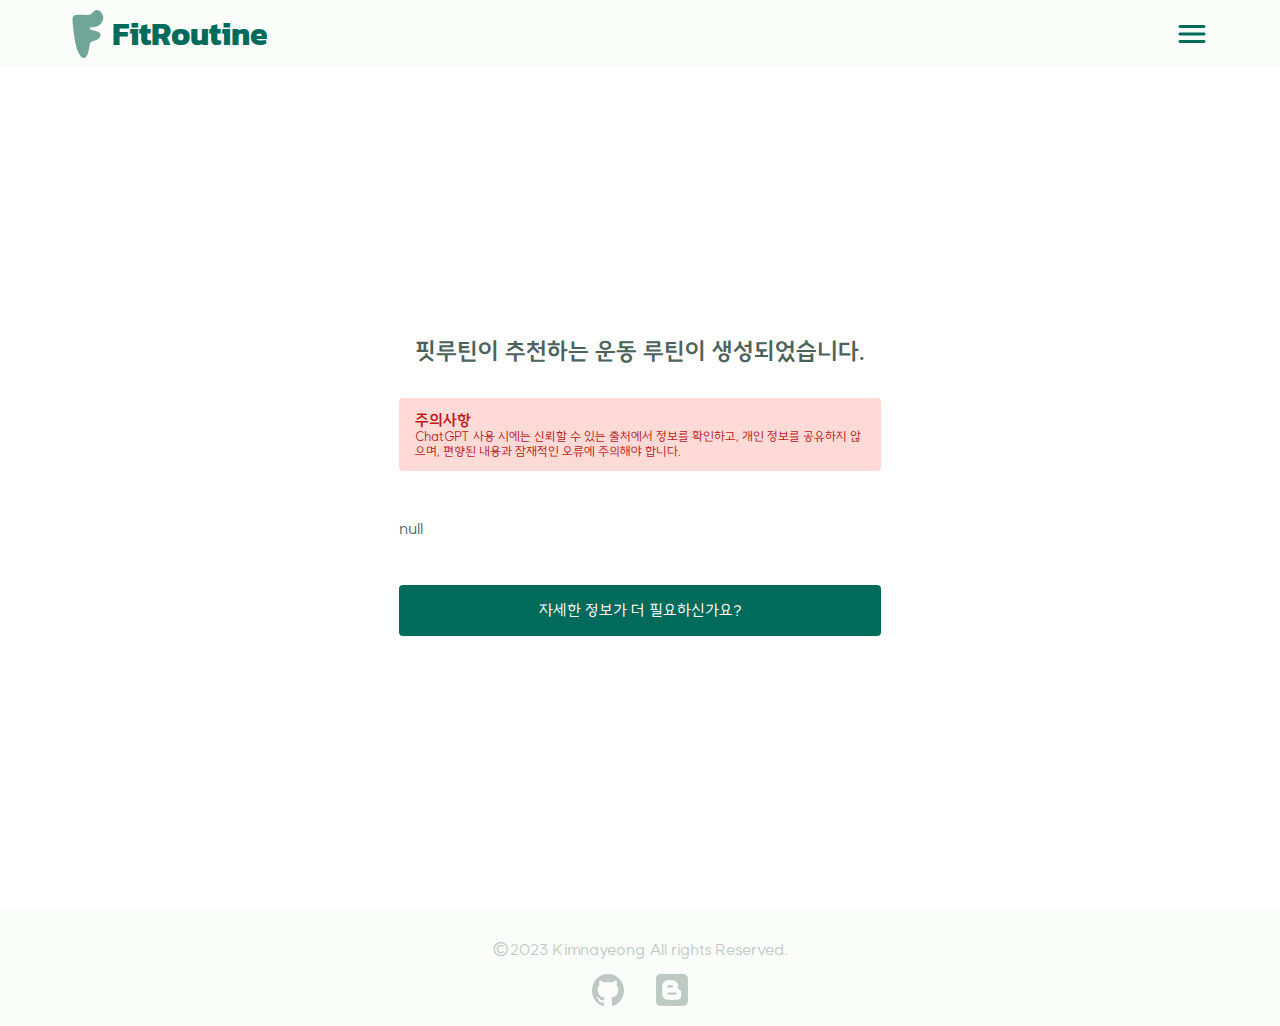
<file: maker/result.html>
<!DOCTYPE html>
<html lang="ko">

<head>
  <meta charset="UTF-8">
  <meta name="viewport" content="width=device-width, initial-scale=1.0">
  <title>Fit Routine - 핏루틴</title>
  <link rel="stylesheet" href="../css/style.css">
  <link rel="preconnect" href="https://fonts.googleapis.com">
  <link rel="preconnect" href="https://fonts.gstatic.com" crossorigin>
  <link href="https://fonts.googleapis.com/css2?family=Kanit:wght@700&display=swap" rel="stylesheet">
</head>

<body>
  <div id="backdrop"></div>
  <div class="wrap">
    <header id="main-header">
      <div class="container">
        <h1 class="page-logo">
          <a href="../index.html" class="link-container">
            <svg viewBox="0 0 78 120" fill="none" xmlns="http://www.w3.org/2000/svg">
              <path
                d="M35.6997 38.3127C35.4242 36.7504 39.8792 37.493 40.8323 37.3477C49.3165 36.0544 59.7026 37.7356 66.1674 30.6635C69.8987 26.5817 71.6204 23.3599 70.6761 18.0047C69.8135 13.1125 67.1811 9.2434 62.8226 7.10633C56.585 4.04799 57.4697 11.6412 47.7981 16.706C38.1265 21.7708 8.49269 15.0624 6.97637 19.9195C5.46005 24.7765 10.5119 76.5388 18.2611 97.6805C26.0103 118.822 32.0449 119.733 35.3894 94.6604C35.8753 91.3833 37.9738 80.3393 39.8894 77.6036C45.1097 70.1481 65.9045 71.0726 64.1278 61.5149C63.7141 59.2891 48.9461 56.679 48.9461 56.679C48.9461 56.679 40.2408 53.8263 38.8191 50.7242C36.9912 46.7354 36.5635 43.2111 35.6997 38.3127Z"
                fill="#70A597" stroke="#70A597" stroke-width="12.6243" stroke-linecap="round" />
            </svg>
            <span>FitRoutine</span>
          </a>
        </h1>
        <button class="menu-open-btn">
          <svg xmlns="http://www.w3.org/2000/svg" viewBox="0 -960 960 960">
            <path
              d="M160-240q-17 0-28.5-11.5T120-280q0-17 11.5-28.5T160-320h640q17 0 28.5 11.5T840-280q0 17-11.5 28.5T800-240H160Zm0-200q-17 0-28.5-11.5T120-480q0-17 11.5-28.5T160-520h640q17 0 28.5 11.5T840-480q0 17-11.5 28.5T800-440H160Zm0-200q-17 0-28.5-11.5T120-680q0-17 11.5-28.5T160-720h640q17 0 28.5 11.5T840-680q0 17-11.5 28.5T800-640H160Z" />
          </svg>
        </button>
        <nav class="gnb">
          <h2>MENU</h2>
          <ul class="gnb-list">
            <li>
              <a href="../maker/">
                <svg xmlns="http://www.w3.org/2000/svg" width="40" height="40" viewBox="0 0 40 40" fill="none">
                  <mask id="mask0_55_794" style="mask-type:alpha" maskUnits="userSpaceOnUse" x="0" y="0" width="40"
                    height="40">
                    <rect width="40" height="40" fill="#D9D9D9" />
                  </mask>
                  <g mask="url(#mask0_55_794)">
                    <path
                      d="M20.0834 22.2917L10.2084 32.1667C9.87502 32.5 9.47919 32.6667 9.02085 32.6667C8.56252 32.6667 8.16669 32.5 7.83335 32.1667C7.50002 31.8334 7.33335 31.4375 7.33335 30.9792C7.33335 30.5209 7.50002 30.125 7.83335 29.7917L22.6667 15H18.3334V16.6667C18.3334 17.1389 18.1736 17.5347 17.8542 17.8542C17.5347 18.1736 17.1389 18.3334 16.6667 18.3334C16.1945 18.3334 15.7986 18.1736 15.4792 17.8542C15.1597 17.5347 15 17.1389 15 16.6667V13.3334C15 12.8611 15.1597 12.4653 15.4792 12.1459C15.7986 11.8264 16.1945 11.6667 16.6667 11.6667H24.75C25.1945 11.6667 25.6181 11.75 26.0209 11.9167C26.4236 12.0834 26.7778 12.3195 27.0834 12.625L32.0834 17.5834C32.6389 18.1389 33.2847 18.6042 34.0209 18.9792C34.757 19.3542 35.5556 19.625 36.4167 19.7917C36.8889 19.875 37.2986 20.0903 37.6459 20.4375C37.9931 20.7847 38.1667 21.1945 38.1667 21.6667C38.1667 22.1389 37.9722 22.5278 37.5834 22.8334C37.1945 23.1389 36.7639 23.2639 36.2917 23.2084C35.0417 23.0417 33.8889 22.7084 32.8334 22.2084C31.7778 21.7084 30.8056 21.0278 29.9167 20.1667L28.25 18.4167L24.5834 22.0834L26.7917 24.2917C27.1806 24.6806 27.3403 25.1459 27.2709 25.6875C27.2014 26.2292 26.9306 26.6389 26.4584 26.9167L18.875 31.2917C18.4861 31.5139 18.0625 31.5695 17.6042 31.4584C17.1459 31.3472 16.8056 31.0972 16.5834 30.7084C16.3611 30.3195 16.3125 29.8959 16.4375 29.4375C16.5625 28.9792 16.8195 28.6389 17.2084 28.4167L22.9167 25.125L20.0834 22.2917ZM6.66669 21.6667C6.19447 21.6667 5.79863 21.507 5.47919 21.1875C5.15974 20.8681 5.00002 20.4722 5.00002 20C5.00002 19.5278 5.15974 19.132 5.47919 18.8125C5.79863 18.4931 6.19447 18.3334 6.66669 18.3334H11.6667C12.1389 18.3334 12.5347 18.4931 12.8542 18.8125C13.1736 19.132 13.3334 19.5278 13.3334 20C13.3334 20.4722 13.1736 20.8681 12.8542 21.1875C12.5347 21.507 12.1389 21.6667 11.6667 21.6667H6.66669ZM3.33335 16.6667C2.86113 16.6667 2.4653 16.507 2.14585 16.1875C1.82641 15.8681 1.66669 15.4722 1.66669 15C1.66669 14.5278 1.82641 14.132 2.14585 13.8125C2.4653 13.4931 2.86113 13.3334 3.33335 13.3334H8.33335C8.80558 13.3334 9.20141 13.4931 9.52085 13.8125C9.8403 14.132 10 14.5278 10 15C10 15.4722 9.8403 15.8681 9.52085 16.1875C9.20141 16.507 8.80558 16.6667 8.33335 16.6667H3.33335ZM32.4584 13.3334C31.5417 13.3334 30.75 13.007 30.0834 12.3542C29.4167 11.7014 29.0834 10.9167 29.0834 10C29.0834 9.08335 29.4167 8.29863 30.0834 7.64585C30.75 6.99308 31.5417 6.66669 32.4584 6.66669C33.375 6.66669 34.1667 6.99308 34.8334 7.64585C35.5 8.29863 35.8334 9.08335 35.8334 10C35.8334 10.9167 35.5 11.7014 34.8334 12.3542C34.1667 13.007 33.375 13.3334 32.4584 13.3334ZM6.66669 11.6667C6.19447 11.6667 5.79863 11.507 5.47919 11.1875C5.15974 10.8681 5.00002 10.4722 5.00002 10C5.00002 9.5278 5.15974 9.13196 5.47919 8.81252C5.79863 8.49308 6.19447 8.33335 6.66669 8.33335H11.6667C12.1389 8.33335 12.5347 8.49308 12.8542 8.81252C13.1736 9.13196 13.3334 9.5278 13.3334 10C13.3334 10.4722 13.1736 10.8681 12.8542 11.1875C12.5347 11.507 12.1389 11.6667 11.6667 11.6667H6.66669Z"
                      fill="#006B5A" />
                  </g>
                </svg>
                <span>운동 루틴 생성하기</span>
              </a>
              <ul class="sub-list">
                <li><a href="./user/">개인맞춤 운동</a></li>
                <li><a href="./group/">그룹맞춤 운동</a></li>
              </ul>
            </li>
            <li>
              <a href="../chat.html">
                <svg xmlns="http://www.w3.org/2000/svg" width="40" height="40" viewBox="0 0 40 40" fill="none">
                  <mask id="mask0_55_797" style="mask-type:alpha" maskUnits="userSpaceOnUse" x="0" y="0" width="40"
                    height="40">
                    <rect width="40" height="40" fill="#D9D9D9" />
                  </mask>
                  <g mask="url(#mask0_55_797)">
                    <path
                      d="M10.5 32L6.85835 35.6416C6.35696 36.143 5.78301 36.2552 5.13648 35.9781C4.48995 35.701 4.16669 35.2062 4.16669 34.4937V9.83329C4.16669 8.96246 4.47676 8.21697 5.0969 7.59683C5.71703 6.9767 6.46252 6.66663 7.33335 6.66663H32.6667C33.5375 6.66663 34.283 6.9767 34.9031 7.59683C35.5233 8.21697 35.8334 8.96246 35.8334 9.83329V28.8333C35.8334 29.7041 35.5233 30.4496 34.9031 31.0698C34.283 31.6899 33.5375 32 32.6667 32H10.5Z"
                      fill="#006B5A" />
                  </g>
                </svg>
                <span>채팅하기</span>
              </a>
            </li>
          </ul>
          <button class="menu-close-btn">
            <svg xmlns="http://www.w3.org/2000/svg" viewBox="0 -960 960 960">
              <path
                d="M480-424 284-228q-11 11-28 11t-28-11q-11-11-11-28t11-28l196-196-196-196q-11-11-11-28t11-28q11-11 28-11t28 11l196 196 196-196q11-11 28-11t28 11q11 11 11 28t-11 28L536-480l196 196q11 11 11 28t-11 28q-11 11-28 11t-28-11L480-424Z" />
            </svg>
          </button>
        </nav>
      </div>
    </header>
    <main id="main-container">
      <section class="container" id="result">
        <h2>핏루틴이 추천하는 운동 루틴이 생성되었습니다.</h2>
        <div class="warning">
          <strong>주의사항</strong>
          <p>ChatGPT 사용 시에는 신뢰할 수 있는 출처에서 정보를 확인하고, 개인 정보를 공유하지 않으며, 편향된 내용과 잠재적인 오류에 주의해야 합니다.</p>
        </div>
        <div class="answer"></div>
        <button class="primary-button" id="go-chat-btn">자세한 정보가 더 필요하신가요?</button>
      </section>
    </main>
    <footer id="main-footer">
      <div class="container">
        <div class="page-desc">
          <p>©2023 Kimnayeong All rights Reserved.</p>
        </div>
        <ul class="developer-desc">
          <li>
            <a href="https://github.com/nayeongdev" target="_blank">
              <svg xmlns="http://www.w3.org/2000/svg" width="44" height="44" viewBox="0 0 44 44" fill="none">
                <path fill-rule="evenodd" clip-rule="evenodd"
                  d="M0 22.5581C0 32.523 6.30308 40.9785 15.0453 43.9613C16.146 44.1691 16.5471 43.4725 16.5471 42.8743C16.5471 42.3384 16.5282 40.9204 16.5174 39.0384C10.398 40.4011 9.10685 36.0141 9.10685 36.0141C8.10608 33.4079 6.66368 32.7141 6.66368 32.7141C4.6662 31.3141 6.81494 31.3432 6.81494 31.3432C9.02311 31.5024 10.1846 33.6683 10.1846 33.6683C12.1483 37.115 15.3343 36.1193 16.5876 35.5419C16.7875 34.0837 17.3561 33.0908 17.9841 32.5258C13.0991 31.9567 7.96292 30.0221 7.96292 21.3783C7.96292 18.9148 8.82053 16.9013 10.2278 15.324C10.0023 14.7535 9.24731 12.4603 10.4439 9.3556C10.4439 9.3556 12.2915 8.74768 16.4931 11.6668C18.2488 11.1669 20.1301 10.9163 22.0007 10.9079C23.8699 10.9163 25.7512 11.1669 27.5096 11.6668C31.7085 8.74768 33.5534 9.3556 33.5534 9.3556C34.7527 12.4603 33.9977 14.7535 33.7722 15.324C35.1822 16.9013 36.033 18.9148 36.033 21.3783C36.033 30.0429 30.8901 31.9497 25.9889 32.5092C26.779 33.2057 27.4813 34.5822 27.4813 36.6857C27.4813 39.7018 27.4556 42.1348 27.4556 42.8743C27.4556 43.4781 27.8513 44.1788 28.9682 43.9586C37.7023 40.9702 44 32.5216 44 22.5581C44 10.0992 34.149 0 21.998 0C9.85101 0 0 10.0992 0 22.5581Z"
                  fill="#D9D9D9" />
              </svg>
              <span class="blind">깃허브 nayeongdev</span>
            </a>
          </li>
          <li>
            <a href="https://velog.io/@itissteam" target="_blank">
              <svg xmlns="http://www.w3.org/2000/svg" width="44" height="44" viewBox="0 0 44 44" fill="none">
                <path
                  d="M27.8982 25.8571C28.6259 26.5365 28.4724 27.7461 27.5955 28.2428L26.6944 28.3893L21.3768 28.4508C17.7915 28.4843 16.7142 28.4137 16.494 28.3264L16.487 28.3234C16.0544 28.1349 15.6515 27.6113 15.5819 27.147C15.5156 26.7047 15.7379 26.0967 16.0786 25.7884L16.1544 25.7224C16.4902 25.4465 16.8766 25.3969 20.0447 25.3858L23.7085 25.382C27.3924 25.3847 27.4444 25.4332 27.8909 25.8503L27.8982 25.8571Z"
                  fill="#D9D9D9" />
                <path
                  d="M22.6779 15.8279C23.2426 16.1132 23.488 16.5154 23.488 17.1558C23.488 17.712 23.275 18.1081 22.8016 18.4273L22.7099 18.486C22.4796 18.6234 22.2537 18.6474 20.4683 18.6613L19.3164 18.6679C17.8883 18.6708 16.789 18.6409 16.6133 18.5924C15.6054 18.3146 15.2289 16.8687 15.9696 16.1208L16.0386 16.0524C16.4351 15.6683 16.6873 15.6286 19.0105 15.625L20.7612 15.6264C22.2407 15.6333 22.3589 15.6668 22.6779 15.8279Z"
                  fill="#D9D9D9" />
                <path fill-rule="evenodd" clip-rule="evenodd"
                  d="M2.83837 42.8433C3.49367 43.2906 4.20416 43.6098 5.02756 43.8268C5.63159 43.9861 6.42749 43.9942 21.9244 43.9988C37.9521 44.0037 38.1977 44.0012 38.9036 43.8206C41.6633 43.1147 43.5812 40.9543 43.9208 38.1689C43.9933 37.5737 44.0136 32.796 43.9916 21.4157C43.9624 6.2834 44.0061 5.14015 43.5636 4.23456C43.483 4.06976 43.3864 3.91283 43.2703 3.6809C42.3216 1.78604 40.6822 0.531724 38.5967 0.105094C37.8263 -0.0525015 5.92285 -0.0247124 5.20867 0.134172C2.72476 0.686772 0.798841 2.5391 0.176898 4.97368C0.00103182 5.66211 -0.00261035 6.01436 0.000590633 22.0337C0.00381025 38.1344 0.00671835 38.4015 0.186146 39.0723C0.362062 39.7299 0.793711 40.678 1.16923 41.2317C1.4767 41.685 2.2852 42.4657 2.83837 42.8433ZM28.2456 35.4878C30.3787 35.1968 33.3945 34.4992 34.0288 32.2237C34.1335 31.8481 34.5967 31.4635 34.5714 29.4643C34.5537 28.0608 34.7391 25.8571 34.5714 24.75C34.4037 23.6429 34.2259 23.0557 33.2201 22.135C32.2143 21.2143 31.4081 21.0533 30.1641 20.3242C29.5543 19.9668 30.7147 18.4273 30.7118 16.5991C30.7086 14.5973 29.8756 12.7388 28.2295 11.0614C27.0569 9.86642 25.7487 9.05756 24.2557 8.60433C23.8983 8.49582 23.098 8.4589 20.4173 8.42722C16.2112 8.37752 15.2775 8.46374 13.8456 9.03409C11.2057 10.0856 9.30884 12.3017 8.61692 15.1427C8.48696 15.6763 8.46173 16.5316 8.43104 21.4442C8.39258 27.5987 8.435 28.5024 8.81956 29.7221C9.13729 30.7298 9.45786 31.3473 10.1183 32.2237C11.3764 33.8933 13.2619 35.0992 15.147 35.4397C16.0441 35.6018 27.112 35.6424 28.2456 35.4878Z"
                  fill="#D9D9D9" />
              </svg>
              <span class="blind">블로그</span>
            </a>
          </li>
        </ul>
      </div>
    </footer>
  </div>
</body>
<script src="../js/maker/result.js"></script>

</html>
</file>
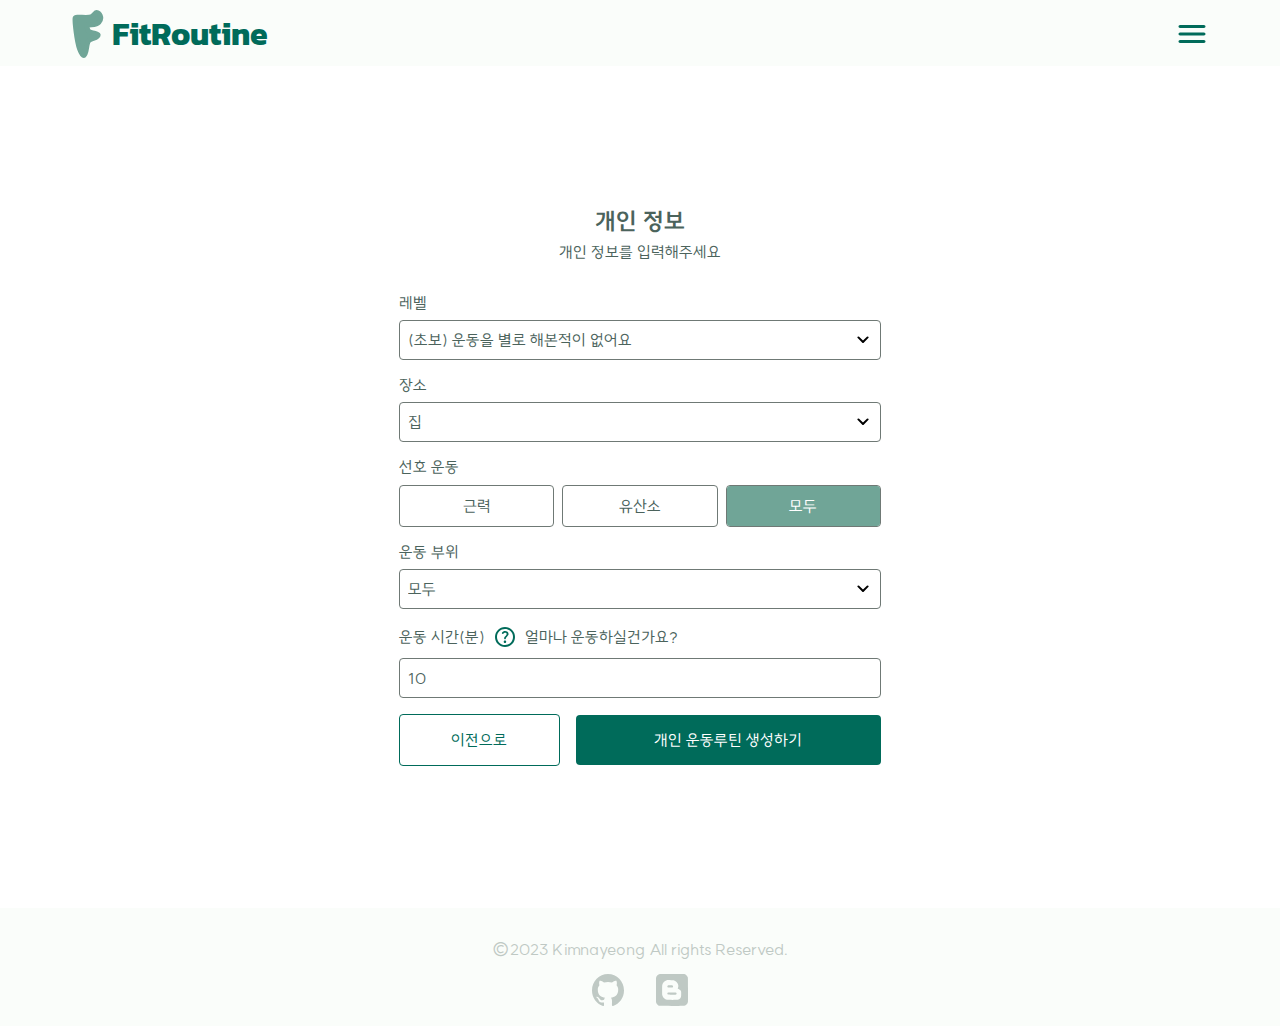
<file: maker/user/checkMore.html>
<!DOCTYPE html>
<html lang="ko">

<head>
  <meta charset="UTF-8">
  <meta name="viewport" content="width=device-width, initial-scale=1.0">
  <title>Fit Routine - 핏루틴</title>
  <link rel="stylesheet" href="../../css/style.css">
  <link rel="preconnect" href="https://fonts.googleapis.com">
  <link rel="preconnect" href="https://fonts.gstatic.com" crossorigin>
  <link href="https://fonts.googleapis.com/css2?family=Kanit:wght@700&display=swap" rel="stylesheet">
</head>

<body>
  <div id="backdrop"></div>
  <div class="wrap">
    <header id="main-header">
      <div class="container">
        <h1 class="page-logo">
          <a href="../../index.html" class="link-container">
            <svg viewBox="0 0 78 120" fill="none" xmlns="http://www.w3.org/2000/svg">
              <path
                d="M35.6997 38.3127C35.4242 36.7504 39.8792 37.493 40.8323 37.3477C49.3165 36.0544 59.7026 37.7356 66.1674 30.6635C69.8987 26.5817 71.6204 23.3599 70.6761 18.0047C69.8135 13.1125 67.1811 9.2434 62.8226 7.10633C56.585 4.04799 57.4697 11.6412 47.7981 16.706C38.1265 21.7708 8.49269 15.0624 6.97637 19.9195C5.46005 24.7765 10.5119 76.5388 18.2611 97.6805C26.0103 118.822 32.0449 119.733 35.3894 94.6604C35.8753 91.3833 37.9738 80.3393 39.8894 77.6036C45.1097 70.1481 65.9045 71.0726 64.1278 61.5149C63.7141 59.2891 48.9461 56.679 48.9461 56.679C48.9461 56.679 40.2408 53.8263 38.8191 50.7242C36.9912 46.7354 36.5635 43.2111 35.6997 38.3127Z"
                fill="#70A597" stroke="#70A597" stroke-width="12.6243" stroke-linecap="round" />
            </svg>
            <span>FitRoutine</span>
          </a>
        </h1>
        <button class="menu-open-btn">
          <svg xmlns="http://www.w3.org/2000/svg" viewBox="0 -960 960 960">
            <path
              d="M160-240q-17 0-28.5-11.5T120-280q0-17 11.5-28.5T160-320h640q17 0 28.5 11.5T840-280q0 17-11.5 28.5T800-240H160Zm0-200q-17 0-28.5-11.5T120-480q0-17 11.5-28.5T160-520h640q17 0 28.5 11.5T840-480q0 17-11.5 28.5T800-440H160Zm0-200q-17 0-28.5-11.5T120-680q0-17 11.5-28.5T160-720h640q17 0 28.5 11.5T840-680q0 17-11.5 28.5T800-640H160Z" />
          </svg>
        </button>
        <nav class="gnb">
          <h2>MENU</h2>
          <ul class="gnb-list">
            <li>
              <a href="../../maker/">
                <svg xmlns="http://www.w3.org/2000/svg" width="40" height="40" viewBox="0 0 40 40" fill="none">
                  <mask id="mask0_55_794" style="mask-type:alpha" maskUnits="userSpaceOnUse" x="0" y="0" width="40"
                    height="40">
                    <rect width="40" height="40" fill="#D9D9D9" />
                  </mask>
                  <g mask="url(#mask0_55_794)">
                    <path
                      d="M20.0834 22.2917L10.2084 32.1667C9.87502 32.5 9.47919 32.6667 9.02085 32.6667C8.56252 32.6667 8.16669 32.5 7.83335 32.1667C7.50002 31.8334 7.33335 31.4375 7.33335 30.9792C7.33335 30.5209 7.50002 30.125 7.83335 29.7917L22.6667 15H18.3334V16.6667C18.3334 17.1389 18.1736 17.5347 17.8542 17.8542C17.5347 18.1736 17.1389 18.3334 16.6667 18.3334C16.1945 18.3334 15.7986 18.1736 15.4792 17.8542C15.1597 17.5347 15 17.1389 15 16.6667V13.3334C15 12.8611 15.1597 12.4653 15.4792 12.1459C15.7986 11.8264 16.1945 11.6667 16.6667 11.6667H24.75C25.1945 11.6667 25.6181 11.75 26.0209 11.9167C26.4236 12.0834 26.7778 12.3195 27.0834 12.625L32.0834 17.5834C32.6389 18.1389 33.2847 18.6042 34.0209 18.9792C34.757 19.3542 35.5556 19.625 36.4167 19.7917C36.8889 19.875 37.2986 20.0903 37.6459 20.4375C37.9931 20.7847 38.1667 21.1945 38.1667 21.6667C38.1667 22.1389 37.9722 22.5278 37.5834 22.8334C37.1945 23.1389 36.7639 23.2639 36.2917 23.2084C35.0417 23.0417 33.8889 22.7084 32.8334 22.2084C31.7778 21.7084 30.8056 21.0278 29.9167 20.1667L28.25 18.4167L24.5834 22.0834L26.7917 24.2917C27.1806 24.6806 27.3403 25.1459 27.2709 25.6875C27.2014 26.2292 26.9306 26.6389 26.4584 26.9167L18.875 31.2917C18.4861 31.5139 18.0625 31.5695 17.6042 31.4584C17.1459 31.3472 16.8056 31.0972 16.5834 30.7084C16.3611 30.3195 16.3125 29.8959 16.4375 29.4375C16.5625 28.9792 16.8195 28.6389 17.2084 28.4167L22.9167 25.125L20.0834 22.2917ZM6.66669 21.6667C6.19447 21.6667 5.79863 21.507 5.47919 21.1875C5.15974 20.8681 5.00002 20.4722 5.00002 20C5.00002 19.5278 5.15974 19.132 5.47919 18.8125C5.79863 18.4931 6.19447 18.3334 6.66669 18.3334H11.6667C12.1389 18.3334 12.5347 18.4931 12.8542 18.8125C13.1736 19.132 13.3334 19.5278 13.3334 20C13.3334 20.4722 13.1736 20.8681 12.8542 21.1875C12.5347 21.507 12.1389 21.6667 11.6667 21.6667H6.66669ZM3.33335 16.6667C2.86113 16.6667 2.4653 16.507 2.14585 16.1875C1.82641 15.8681 1.66669 15.4722 1.66669 15C1.66669 14.5278 1.82641 14.132 2.14585 13.8125C2.4653 13.4931 2.86113 13.3334 3.33335 13.3334H8.33335C8.80558 13.3334 9.20141 13.4931 9.52085 13.8125C9.8403 14.132 10 14.5278 10 15C10 15.4722 9.8403 15.8681 9.52085 16.1875C9.20141 16.507 8.80558 16.6667 8.33335 16.6667H3.33335ZM32.4584 13.3334C31.5417 13.3334 30.75 13.007 30.0834 12.3542C29.4167 11.7014 29.0834 10.9167 29.0834 10C29.0834 9.08335 29.4167 8.29863 30.0834 7.64585C30.75 6.99308 31.5417 6.66669 32.4584 6.66669C33.375 6.66669 34.1667 6.99308 34.8334 7.64585C35.5 8.29863 35.8334 9.08335 35.8334 10C35.8334 10.9167 35.5 11.7014 34.8334 12.3542C34.1667 13.007 33.375 13.3334 32.4584 13.3334ZM6.66669 11.6667C6.19447 11.6667 5.79863 11.507 5.47919 11.1875C5.15974 10.8681 5.00002 10.4722 5.00002 10C5.00002 9.5278 5.15974 9.13196 5.47919 8.81252C5.79863 8.49308 6.19447 8.33335 6.66669 8.33335H11.6667C12.1389 8.33335 12.5347 8.49308 12.8542 8.81252C13.1736 9.13196 13.3334 9.5278 13.3334 10C13.3334 10.4722 13.1736 10.8681 12.8542 11.1875C12.5347 11.507 12.1389 11.6667 11.6667 11.6667H6.66669Z"
                      fill="#006B5A" />
                  </g>
                </svg>
                <span>운동 루틴 생성하기</span>
              </a>
              <ul class="sub-list">
                <li><a href="./">개인맞춤 운동</a></li>
                <li><a href="../group/">그룹맞춤 운동</a></li>
              </ul>
            </li>
            <li>
              <a href="../../chat.html">
                <svg xmlns="http://www.w3.org/2000/svg" width="40" height="40" viewBox="0 0 40 40" fill="none">
                  <mask id="mask0_55_797" style="mask-type:alpha" maskUnits="userSpaceOnUse" x="0" y="0" width="40"
                    height="40">
                    <rect width="40" height="40" fill="#D9D9D9" />
                  </mask>
                  <g mask="url(#mask0_55_797)">
                    <path
                      d="M10.5 32L6.85835 35.6416C6.35696 36.143 5.78301 36.2552 5.13648 35.9781C4.48995 35.701 4.16669 35.2062 4.16669 34.4937V9.83329C4.16669 8.96246 4.47676 8.21697 5.0969 7.59683C5.71703 6.9767 6.46252 6.66663 7.33335 6.66663H32.6667C33.5375 6.66663 34.283 6.9767 34.9031 7.59683C35.5233 8.21697 35.8334 8.96246 35.8334 9.83329V28.8333C35.8334 29.7041 35.5233 30.4496 34.9031 31.0698C34.283 31.6899 33.5375 32 32.6667 32H10.5Z"
                      fill="#006B5A" />
                  </g>
                </svg>
                <span>채팅하기</span>
              </a>
            </li>
          </ul>
          <button class="menu-close-btn">
            <svg xmlns="http://www.w3.org/2000/svg" viewBox="0 -960 960 960">
              <path
                d="M480-424 284-228q-11 11-28 11t-28-11q-11-11-11-28t11-28l196-196-196-196q-11-11-11-28t11-28q11-11 28-11t28 11l196 196 196-196q11-11 28-11t28 11q11 11 11 28t-11 28L536-480l196 196q11 11 11 28t-11 28q-11 11-28 11t-28-11L480-424Z" />
            </svg>
          </button>
        </nav>
      </div>
    </header>
    <main id="main-container">
      <section class="container" id="userCheckMore">
        <div class="col-8-container">
          <h2>개인 정보</h2>
          <p>개인 정보를 입력해주세요</p>
        </div>
        <form form class="info-form col-container">
          <div class="col-8-container">
            <label for="user-level">레벨</label>
            <select name="user-level" id="user-level">
              <option value="초보">(초보) 운동을 별로 해본적이 없어요</option>
              <option value="중급">(중급) 기본적인 운동 경험이 있어요</option>
              <option value="고급">(고급) 전문적으로 운동한 경험이 있어요</option>
            </select>
          </div>
          <div class="col-8-container">
            <label for="user-place">장소</label>
            <select name="user-place" id="user-place">
              <option value="집">집</option>
              <option value="공원">공원</option>
              <option value="">핼스장</option>
            </select>
          </div>
          <div class="col-8-container">
            <span>선호 운동</span>
            <div class="choice-radio">
              <div class="radio-btn">
                <input type="radio" name="user-preferred-activity" id="muscular" value="근력">
                <label for="muscular">근력</label>
              </div>
              <div class="radio-btn">
                <input type="radio" name="user-preferred-activity" id="cardio" value="유산소">
                <label for="cardio">유산소</label>
              </div>
              <div class="radio-btn">
                <input type="radio" name="user-preferred-activity" id="all" value="모든" checked>
                <label for="all">모두</label>
              </div>
            </div>
          </div>
          <div class="col-8-container">
            <label for="focus-on-body-part">운동 부위</label>
            <select name="focus-on-body-part" id="focus-on-body-part">
              <option value="모두">모두</option>
              <option value="상체">상체</option>
              <option value="하체">하체</option>
              <option value="코어">코어</option>
            </select>
          </div>
          <div class="col-8-container">
            <div class="row-8-container">
              <label for="user-exercise-time">운동 시간(분)</label>
              <div class="help-box row-8-container">
                <img class="img" src="../../resources/img/help.svg" alt="help logo">
                <div class="help-msg">얼마나 운동하실건가요?</div>
              </div>
            </div>
            <input type="number" id="user-exercise-time" min="0" step="10" value="10">
          </div>
          <div class="row-container">
            <button type="button" class="secondary-button prev-btn">이전으로</button>
            <button type="submit" id="personal-info-submit-btn" class="primary-button">개인 운동루틴 생성하기</button>
          </div>
        </form>
      </section>
    </main>
    <footer id="main-footer">
      <div class="container">
        <div class="page-desc">
          <p>©2023 Kimnayeong All rights Reserved.</p>
        </div>
        <ul class="developer-desc">
          <li>
            <a href="https://github.com/nayeongdev" target="_blank">
              <svg xmlns="http://www.w3.org/2000/svg" width="44" height="44" viewBox="0 0 44 44" fill="none">
                <path fill-rule="evenodd" clip-rule="evenodd"
                  d="M0 22.5581C0 32.523 6.30308 40.9785 15.0453 43.9613C16.146 44.1691 16.5471 43.4725 16.5471 42.8743C16.5471 42.3384 16.5282 40.9204 16.5174 39.0384C10.398 40.4011 9.10685 36.0141 9.10685 36.0141C8.10608 33.4079 6.66368 32.7141 6.66368 32.7141C4.6662 31.3141 6.81494 31.3432 6.81494 31.3432C9.02311 31.5024 10.1846 33.6683 10.1846 33.6683C12.1483 37.115 15.3343 36.1193 16.5876 35.5419C16.7875 34.0837 17.3561 33.0908 17.9841 32.5258C13.0991 31.9567 7.96292 30.0221 7.96292 21.3783C7.96292 18.9148 8.82053 16.9013 10.2278 15.324C10.0023 14.7535 9.24731 12.4603 10.4439 9.3556C10.4439 9.3556 12.2915 8.74768 16.4931 11.6668C18.2488 11.1669 20.1301 10.9163 22.0007 10.9079C23.8699 10.9163 25.7512 11.1669 27.5096 11.6668C31.7085 8.74768 33.5534 9.3556 33.5534 9.3556C34.7527 12.4603 33.9977 14.7535 33.7722 15.324C35.1822 16.9013 36.033 18.9148 36.033 21.3783C36.033 30.0429 30.8901 31.9497 25.9889 32.5092C26.779 33.2057 27.4813 34.5822 27.4813 36.6857C27.4813 39.7018 27.4556 42.1348 27.4556 42.8743C27.4556 43.4781 27.8513 44.1788 28.9682 43.9586C37.7023 40.9702 44 32.5216 44 22.5581C44 10.0992 34.149 0 21.998 0C9.85101 0 0 10.0992 0 22.5581Z"
                  fill="#D9D9D9" />
              </svg>
              <span class="blind">깃허브 nayeongdev</span>
            </a>
          </li>
          <li>
            <a href="https://velog.io/@itissteam" target="_blank">
              <svg xmlns="http://www.w3.org/2000/svg" width="44" height="44" viewBox="0 0 44 44" fill="none">
                <path
                  d="M27.8982 25.8571C28.6259 26.5365 28.4724 27.7461 27.5955 28.2428L26.6944 28.3893L21.3768 28.4508C17.7915 28.4843 16.7142 28.4137 16.494 28.3264L16.487 28.3234C16.0544 28.1349 15.6515 27.6113 15.5819 27.147C15.5156 26.7047 15.7379 26.0967 16.0786 25.7884L16.1544 25.7224C16.4902 25.4465 16.8766 25.3969 20.0447 25.3858L23.7085 25.382C27.3924 25.3847 27.4444 25.4332 27.8909 25.8503L27.8982 25.8571Z"
                  fill="#D9D9D9" />
                <path
                  d="M22.6779 15.8279C23.2426 16.1132 23.488 16.5154 23.488 17.1558C23.488 17.712 23.275 18.1081 22.8016 18.4273L22.7099 18.486C22.4796 18.6234 22.2537 18.6474 20.4683 18.6613L19.3164 18.6679C17.8883 18.6708 16.789 18.6409 16.6133 18.5924C15.6054 18.3146 15.2289 16.8687 15.9696 16.1208L16.0386 16.0524C16.4351 15.6683 16.6873 15.6286 19.0105 15.625L20.7612 15.6264C22.2407 15.6333 22.3589 15.6668 22.6779 15.8279Z"
                  fill="#D9D9D9" />
                <path fill-rule="evenodd" clip-rule="evenodd"
                  d="M2.83837 42.8433C3.49367 43.2906 4.20416 43.6098 5.02756 43.8268C5.63159 43.9861 6.42749 43.9942 21.9244 43.9988C37.9521 44.0037 38.1977 44.0012 38.9036 43.8206C41.6633 43.1147 43.5812 40.9543 43.9208 38.1689C43.9933 37.5737 44.0136 32.796 43.9916 21.4157C43.9624 6.2834 44.0061 5.14015 43.5636 4.23456C43.483 4.06976 43.3864 3.91283 43.2703 3.6809C42.3216 1.78604 40.6822 0.531724 38.5967 0.105094C37.8263 -0.0525015 5.92285 -0.0247124 5.20867 0.134172C2.72476 0.686772 0.798841 2.5391 0.176898 4.97368C0.00103182 5.66211 -0.00261035 6.01436 0.000590633 22.0337C0.00381025 38.1344 0.00671835 38.4015 0.186146 39.0723C0.362062 39.7299 0.793711 40.678 1.16923 41.2317C1.4767 41.685 2.2852 42.4657 2.83837 42.8433ZM28.2456 35.4878C30.3787 35.1968 33.3945 34.4992 34.0288 32.2237C34.1335 31.8481 34.5967 31.4635 34.5714 29.4643C34.5537 28.0608 34.7391 25.8571 34.5714 24.75C34.4037 23.6429 34.2259 23.0557 33.2201 22.135C32.2143 21.2143 31.4081 21.0533 30.1641 20.3242C29.5543 19.9668 30.7147 18.4273 30.7118 16.5991C30.7086 14.5973 29.8756 12.7388 28.2295 11.0614C27.0569 9.86642 25.7487 9.05756 24.2557 8.60433C23.8983 8.49582 23.098 8.4589 20.4173 8.42722C16.2112 8.37752 15.2775 8.46374 13.8456 9.03409C11.2057 10.0856 9.30884 12.3017 8.61692 15.1427C8.48696 15.6763 8.46173 16.5316 8.43104 21.4442C8.39258 27.5987 8.435 28.5024 8.81956 29.7221C9.13729 30.7298 9.45786 31.3473 10.1183 32.2237C11.3764 33.8933 13.2619 35.0992 15.147 35.4397C16.0441 35.6018 27.112 35.6424 28.2456 35.4878Z"
                  fill="#D9D9D9" />
              </svg>
              <span class="blind">블로그</span>
            </a>
          </li>
        </ul>
      </div>
    </footer>
  </div>
</body>
<script src="../../js/maker/user/checkMore.js"></script>

</html>
</file>
<file: css/style.css>
@charset "UTF-8";
/*! normalize.css v8.0.1 | MIT License | github.com/necolas/normalize.css */
/* Document
   ========================================================================== */
/**
 * 1. Correct the line height in all browsers.
 * 2. Prevent adjustments of font size after orientation changes in iOS.
 */
html {
  line-height: 1.15;
  /* 1 */
  -webkit-text-size-adjust: 100%;
  /* 2 */
}

/* Sections
   ========================================================================== */
/**
 * Remove the margin in all browsers.
 */
body {
  margin: 0;
}

/**
 * Render the `main` element consistently in IE.
 */
main {
  display: block;
}

/**
 * Correct the font size and margin on `h1` elements within `section` and
 * `article` contexts in Chrome, Firefox, and Safari.
 */
h1 {
  font-size: 2em;
  margin: 0;
  padding: 0.67em 0;
}

/* Grouping content
   ========================================================================== */
/**
 * 1. Add the correct box sizing in Firefox.
 * 2. Show the overflow in Edge and IE.
 */
hr {
  box-sizing: content-box;
  /* 1 */
  height: 0;
  /* 1 */
  overflow: visible;
  /* 2 */
}

/**
 * 1. Correct the inheritance and scaling of font size in all browsers.
 * 2. Correct the odd `em` font sizing in all browsers.
 */
pre {
  font-family: inherit;
  /* 1 */
  font-size: 1em;
  /* 2 */
}

/* Text-level semantics
   ========================================================================== */
/**
 * Remove the gray background on active links in IE 10.
 */
a {
  background-color: transparent;
}

/**
 * 1. Remove the bottom border in Chrome 57-
 * 2. Add the correct text decoration in Chrome, Edge, IE, Opera, and Safari.
 */
abbr[title] {
  border-bottom: none;
  /* 1 */
  text-decoration: underline;
  /* 2 */
  -webkit-text-decoration: underline dotted;
          text-decoration: underline dotted;
  /* 2 */
}

/**
 * Add the correct font weight in Chrome, Edge, and Safari.
 */
b,
strong {
  font-weight: bolder;
}

/**
 * 1. Correct the inheritance and scaling of font size in all browsers.
 * 2. Correct the odd `em` font sizing in all browsers.
 */
code,
kbd,
samp {
  font-family: monospace, monospace;
  /* 1 */
  font-size: 1em;
  /* 2 */
}

/**
 * Add the correct font size in all browsers.
 */
small {
  font-size: 80%;
}

/**
 * Prevent `sub` and `sup` elements from affecting the line height in
 * all browsers.
 */
sub,
sup {
  font-size: 75%;
  line-height: 0;
  position: relative;
  vertical-align: baseline;
}

sub {
  bottom: -0.25em;
}

sup {
  top: -0.5em;
}

/* Embedded content
   ========================================================================== */
/**
 * Remove the border on images inside links in IE 10.
 */
img {
  border-style: none;
}

/* Forms
   ========================================================================== */
/**
 * 1. Change the font styles in all browsers.
 * 2. Remove the margin in Firefox and Safari.
 */
button,
input,
optgroup,
select,
textarea {
  font-family: inherit;
  /* 1 */
  font-size: 100%;
  /* 1 */
  line-height: 1.15;
  /* 1 */
  margin: 0;
  /* 2 */
}

/**
 * Show the overflow in IE.
 * 1. Show the overflow in Edge.
 */
button,
input {
  /* 1 */
  overflow: visible;
}

/**
 * Remove the inheritance of text transform in Edge, Firefox, and IE.
 * 1. Remove the inheritance of text transform in Firefox.
 */
button,
select {
  /* 1 */
  text-transform: none;
}

/**
 * Correct the inability to style clickable types in iOS and Safari.
 */
button,
[type=button],
[type=reset],
[type=submit] {
  -webkit-appearance: button;
  cursor: pointer;
}

/**
 * Remove the inner border and padding in Firefox.
 */
button::-moz-focus-inner,
[type=button]::-moz-focus-inner,
[type=reset]::-moz-focus-inner,
[type=submit]::-moz-focus-inner {
  border-style: none;
  padding: 0;
}

/**
 * Restore the focus styles unset by the previous rule.
 */
button:-moz-focusring,
[type=button]:-moz-focusring,
[type=reset]:-moz-focusring,
[type=submit]:-moz-focusring {
  outline: 1px dotted ButtonText;
}

/**
 * Correct the padding in Firefox.
 */
fieldset {
  padding: 0.35em 0.75em 0.625em;
}

/**
 * 1. Correct the text wrapping in Edge and IE.
 * 2. Correct the color inheritance from `fieldset` elements in IE.
 * 3. Remove the padding so developers are not caught out when they zero out
 *    `fieldset` elements in all browsers.
 */
legend {
  box-sizing: border-box;
  /* 1 */
  color: inherit;
  /* 2 */
  display: table;
  /* 1 */
  max-width: 100%;
  /* 1 */
  padding: 0;
  /* 3 */
  white-space: normal;
  /* 1 */
}

/**
 * Add the correct vertical alignment in Chrome, Firefox, and Opera.
 */
progress {
  vertical-align: baseline;
}

/**
 * Remove the default vertical scrollbar in IE 10+.
 */
textarea {
  overflow: auto;
  resize: none;
}

/**
 * 1. Add the correct box sizing in IE 10.
 * 2. Remove the padding in IE 10.
 */
[type=checkbox],
[type=radio] {
  box-sizing: border-box;
  /* 1 */
  padding: 0;
  /* 2 */
}

/**
 * Correct the cursor style of increment and decrement buttons in Chrome.
 */
[type=number]::-webkit-inner-spin-button,
[type=number]::-webkit-outer-spin-button {
  height: auto;
}

/**
 * 1. Correct the odd appearance in Chrome and Safari.
 * 2. Correct the outline style in Safari.
 */
[type=search] {
  -webkit-appearance: textfield;
  /* 1 */
  outline-offset: -2px;
  /* 2 */
}

/**
 * Remove the inner padding in Chrome and Safari on macOS.
 */
[type=search]::-webkit-search-decoration {
  -webkit-appearance: none;
}

/**
 * 1. Correct the inability to style clickable types in iOS and Safari.
 * 2. Change font properties to `inherit` in Safari.
 */
::-webkit-file-upload-button {
  -webkit-appearance: button;
  /* 1 */
  font: inherit;
  /* 2 */
}

/* Interactive
   ========================================================================== */
/*
 * Add the correct display in Edge, IE 10+, and Firefox.
 */
details {
  display: block;
}

/*
 * Add the correct display in all browsers.
 */
summary {
  display: list-item;
}

/* Misc
   ========================================================================== */
/**
 * Add the correct display in IE 10+.
 */
template {
  display: none;
}

/**
 * Add the correct display in IE 10.
 */
[hidden] {
  display: none;
}

@font-face {
  font-family: "SUITE Variable";
  font-weight: 300 400 700;
  src: local("SUITE Variable"), url("../resources/font/SUITE-Variable.woff2") format("woff2-variations");
}
body {
  font-family: "SUITE Variable", sans-serif;
}

h1 {
  font-family: "Kanit", sans-serif;
}

h2 {
  font-size: 1.5rem;
  margin: 0;
}

body.non-scroll {
  overflow: hidden;
}

.blind {
  position: absolute;
  width: 0;
  height: 0;
  overflow: hidden;
  line-height: 0;
  text-indent: -9999px;
}

.error {
  color: red;
}

#backdrop {
  position: fixed;
  top: 0;
  left: 0;
  width: 100%;
  height: 100%;
  background-color: rgba(0, 0, 0, 0.7);
  display: none;
}

.wrap {
  width: 100%;
  max-width: 1920px;
  margin: 0 auto;
}

.container {
  width: 90%;
  margin: 0 auto;
  padding: 1rem 0;
}

body {
  background-color: #fafdfa;
  color: #4B635C;
}

#main-header {
  width: 100%;
  max-width: 1920px;
  background-color: #fafdfa;
}
#main-header .container {
  display: flex;
  justify-content: space-between;
  padding: 0.625rem 0 0.5rem;
  box-sizing: border-box;
}
#main-header .container .page-logo {
  padding: 0;
}
#main-header .container .page-logo .link-container {
  display: flex;
  height: 100%;
  align-items: center;
  text-decoration: none;
}
#main-header .container .page-logo svg {
  width: 3rem;
  height: 3rem;
}
#main-header .container .page-logo span {
  font-size: 2rem;
  font-weight: 700;
  color: #006B5A;
}
#main-header .container .menu-open-btn {
  width: 3rem;
  height: 3rem;
  background-color: transparent;
  border: none;
}
#main-header .container .menu-open-btn svg,
#main-header .container .menu-open-btn path {
  width: 100%;
  height: 100%;
  fill: #006B5A;
}
#main-header .container .gnb {
  display: flex;
  flex-direction: column;
  justify-content: flex-end;
  position: fixed;
  right: 0;
  top: 0;
  width: 100%;
  max-width: 412px;
  height: 100%;
  background: #fafdfa;
  transform: translateX(100%);
  overflow: 0;
  visibility: hidden;
  transition: transform 0.3s;
}
#main-header .container .gnb.opened {
  overflow: 1;
  visibility: visible;
  transform: translateX(0);
  z-index: 200;
}
#main-header .container .gnb h2 {
  margin: 0;
  padding: 1rem;
  color: #006B5A;
  font-weight: 900;
}
#main-header .container .gnb ul {
  list-style: none;
  padding: 0 1rem 0 2rem;
  display: flex;
  flex-direction: column;
  justify-content: center;
}
#main-header .container .gnb ul a {
  text-decoration: none;
  color: #006B5A;
}
#main-header .container .gnb ul a.active, #main-header .container .gnb ul a:active, #main-header .container .gnb ul a:hover {
  color: #70A597;
  text-shadow: none;
}
#main-header .container .gnb .gnb-list {
  flex-grow: 1;
  justify-content: center;
  gap: 3rem;
}
#main-header .container .gnb .gnb-list svg {
  width: 4rem;
  height: 4rem;
  display: block;
  padding-bottom: 1rem;
}
#main-header .container .gnb .gnb-list a {
  font-size: 2rem;
  font-weight: 700;
}
#main-header .container .gnb .sub-list {
  gap: 1rem;
  padding: 1rem 0 1rem 2rem;
}
#main-header .container .gnb .sub-list a {
  font-size: 1.5rem;
  font-weight: 700;
}
#main-header .container .menu-close-btn {
  background-color: transparent;
  border: none;
  position: fixed;
  right: 0.8rem;
  top: 0.2rem;
  width: 3rem;
  height: 3rem;
}
#main-header .container .menu-close-btn svg,
#main-header .container .menu-close-btn path {
  width: 100%;
  height: 100%;
  fill: #006B5A;
}
#main-header .container .menu-close-btn.opened {
  display: block;
}

#main-container {
  background-color: #fff;
  text-align: center;
  min-height: 90vh;
  /* IE */
}
#main-container .container {
  min-height: 90vh;
  max-width: 482px;
  display: flex;
  flex-direction: column;
  justify-content: center;
  gap: 2rem;
}
#main-container .col-container {
  display: flex;
  flex-direction: column;
  justify-content: center;
  gap: 1rem;
}
#main-container .col-8-container {
  display: flex;
  flex-direction: column;
  justify-content: center;
  gap: 0.5rem;
}
#main-container .col-8-container p {
  margin: 0;
}
#main-container .col-8-container label {
  text-align: left;
}
#main-container .row-container {
  display: flex;
  align-items: center;
  gap: 1rem;
}
#main-container .row-container div {
  flex-grow: 1;
}
#main-container .row-container .secondary-button {
  flex-grow: 1;
}
#main-container .row-container .primary-button {
  flex-grow: 2;
}
#main-container .row-8-container {
  display: flex;
  align-items: center;
  gap: 0.5rem;
}
#main-container .row-8-container.chat-form-container {
  align-items: stretch;
}
#main-container .row-8-container.chat-form-container textarea {
  flex-grow: 1;
}
#main-container pre {
  white-space: pre-wrap;
  text-align: left;
}
#main-container button {
  padding: 1rem 1.5rem;
  min-height: 2.5rem;
  border-radius: 4px;
  border: 1px solid;
  font-size: 1rem;
  display: flex;
  align-items: center;
  justify-content: center;
}
#main-container .primary-button {
  color: #fff;
  background-color: #006B5A;
  border: none;
}
#main-container .primary-button svg {
  fill: #fff;
}
#main-container .secondary-button {
  color: #006B5A;
  background-color: transparent;
  border-color: #006B5A;
}
#main-container .secondary-button svg {
  fill: #006B5A;
}
#main-container input:not([type=radio]),
#main-container textarea,
#main-container select {
  display: flex;
  min-height: 2.5rem;
  padding: 5px 8px;
  color: #4B635C;
  border-radius: 4px;
  border: 1px solid #6F7975;
  box-sizing: border-box;
  align-items: center;
}
#main-container input:not([type=radio]):focus, #main-container input:not([type=radio]):focus-visible,
#main-container textarea:focus,
#main-container textarea:focus-visible,
#main-container select:focus,
#main-container select:focus-visible {
  outline-color: #006B5A;
}
#main-container select::-ms-expand {
  display: none;
}
#main-container select {
  -o-appearance: none;
  -webkit-appearance: none;
  -moz-appearance: none;
  appearance: none;
}
#main-container select {
  background: url("../resources/img/expand_more.svg") calc(100% - 5px) center no-repeat;
}
#main-container .choice-radio {
  display: flex;
  gap: 0.5rem;
}
#main-container .radio-btn {
  flex: 1 0 0;
  min-height: 2.5rem;
  border-radius: 4px;
  border: 1px solid #6F7975;
  overflow: hidden;
  display: flex;
  flex-direction: column;
  justify-content: center;
}
#main-container .radio-btn label {
  flex-grow: 1;
  padding: 0.5rem 1rem;
  text-align: center;
  line-height: 1.5;
  cursor: pointer;
}
#main-container .radio-btn label:hover {
  background-color: #cde8df;
}
#main-container .radio-btn input[type=radio] {
  display: none;
}
#main-container .radio-btn input[type=radio]:checked + label {
  background-color: #70A597;
  color: #fff;
}
#main-container .warning {
  padding: 0.8rem 1rem;
  border-radius: 4px;
  background-color: #FFDAD6;
  color: #BA1A1A;
  text-align: left;
}
#main-container .warning strong {
  font-size: 1rem;
  font-weight: 700;
}
#main-container .warning p {
  margin: 0;
  font-size: 0.8rem;
}
#main-container .welcome .info {
  display: flex;
  flex-direction: column;
  gap: 2rem;
}
#main-container .welcome .info-logo {
  display: flex;
  flex-direction: column;
  align-items: center;
  gap: 1rem;
}
#main-container .welcome .info-logo .logo {
  width: 6rem;
  display: block;
}
#main-container .welcome .info-logo strong {
  color: #006B5A;
  font-family: Kanit;
  font-size: 3rem;
  font-weight: 700;
}
#main-container .guests button {
  min-height: 6rem;
}
#main-container .guests button span {
  font-size: 1.5rem;
}
#main-container .info-form span {
  text-align: left;
}
#main-container .chat-container {
  overflow: hidden;
  flex-grow: 1;
  display: flex;
  flex-direction: column;
}
#main-container .chat-container .chat-screen {
  flex-grow: 1;
  max-height: 30rem;
  overflow-y: auto;
  padding: 0.5rem;
}
#main-container .chat-container .ai-chat,
#main-container .chat-container .user-chat {
  display: flex;
  flex-direction: column;
  align-items: end;
  gap: 0.5rem;
}
#main-container .chat-container .chat-content {
  border-radius: 0 16px 16px 16px;
  padding: 1rem;
  width: -moz-fit-content;
  width: fit-content;
}
#main-container .chat-container .chat-content p {
  margin: 0;
}
#main-container .chat-container .chat-content:first-child {
  margin-top: 1rem;
}
#main-container .chat-container .ai-chat {
  display: flex;
  align-items: start;
  gap: 10px;
}
#main-container .chat-container .ai-chat .chat-content {
  background-color: #70A597;
  color: #fff;
}
#main-container .chat-container .user-chat .chat-content {
  border: 1px solid #70A597;
  border-radius: 16px 16px 0 16px;
  color: #70A597;
}
#main-container .chat-container .chat-form {
  padding: 0.5rem;
}
#main-container .chat-container .chat-form button {
  padding: 2% 4%;
}
#main-container .chat-container .chat-form button:hover {
  background-color: #70A597;
}
#main-container .chat-container .chat-screen::-webkit-scrollbar {
  /* 스크롤바의 너비 */
  width: 4px;
}
#main-container .chat-container .chat-screen::-webkit-scrollbar-thumb {
  /* 스크롤바의 길이 */
  height: 30%;
  /* 스크롤바의 색상 */
  background: #006B5A;
  border-radius: 10px;
}
#main-container .chat-container .chat-screen::-webkit-scrollbar-track {
  background: #cde8df;
  /*스크롤바 뒷 배경 색상*/
}

#main-footer .container {
  display: flex;
  flex-direction: column;
  justify-content: center;
  align-items: center;
}
#main-footer .container .page-desc {
  color: #BFC9C4;
}
#main-footer .container .developer-desc {
  padding: 0;
  margin: 0;
  list-style: none;
  display: flex;
  gap: 2rem;
}
#main-footer .container .developer-desc svg {
  width: 2rem;
  height: 2rem;
}
#main-footer .container .developer-desc path {
  fill: #BFC9C4;
}/*# sourceMappingURL=style.css.map */
</file>
